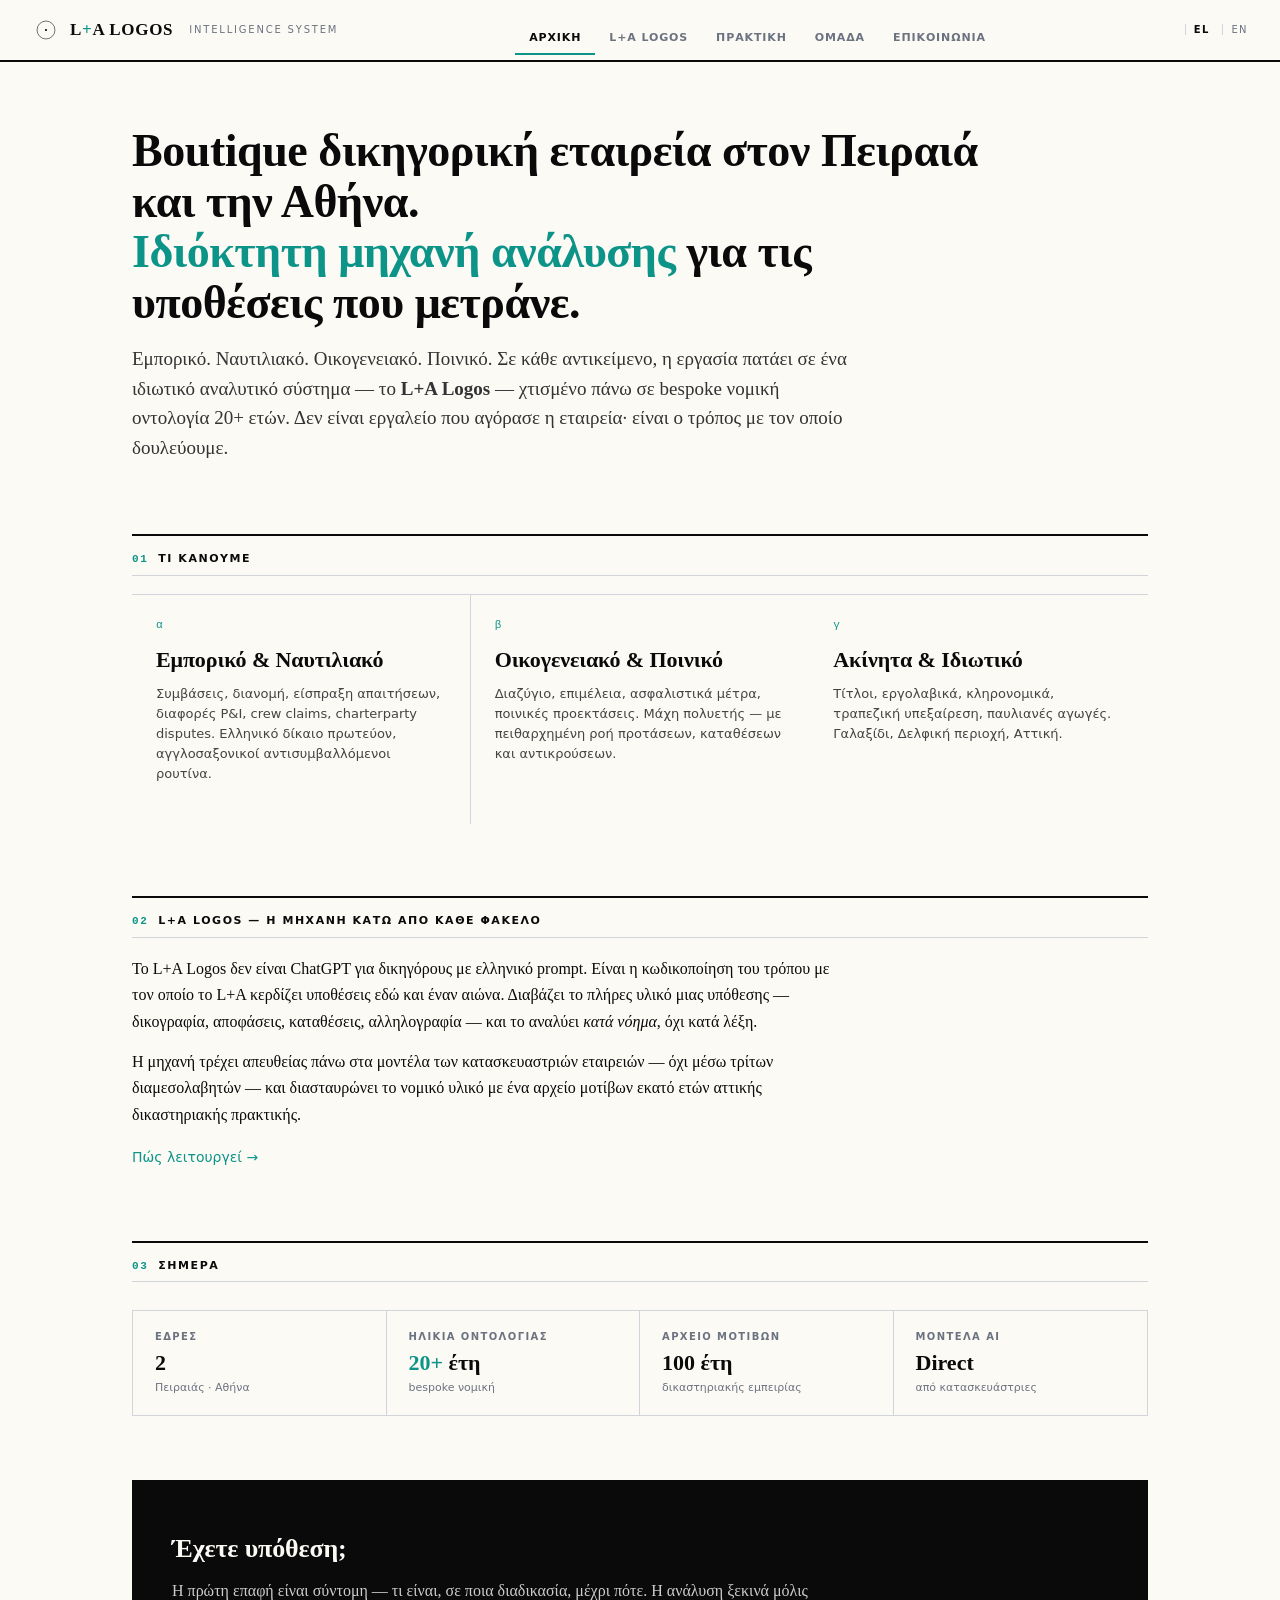
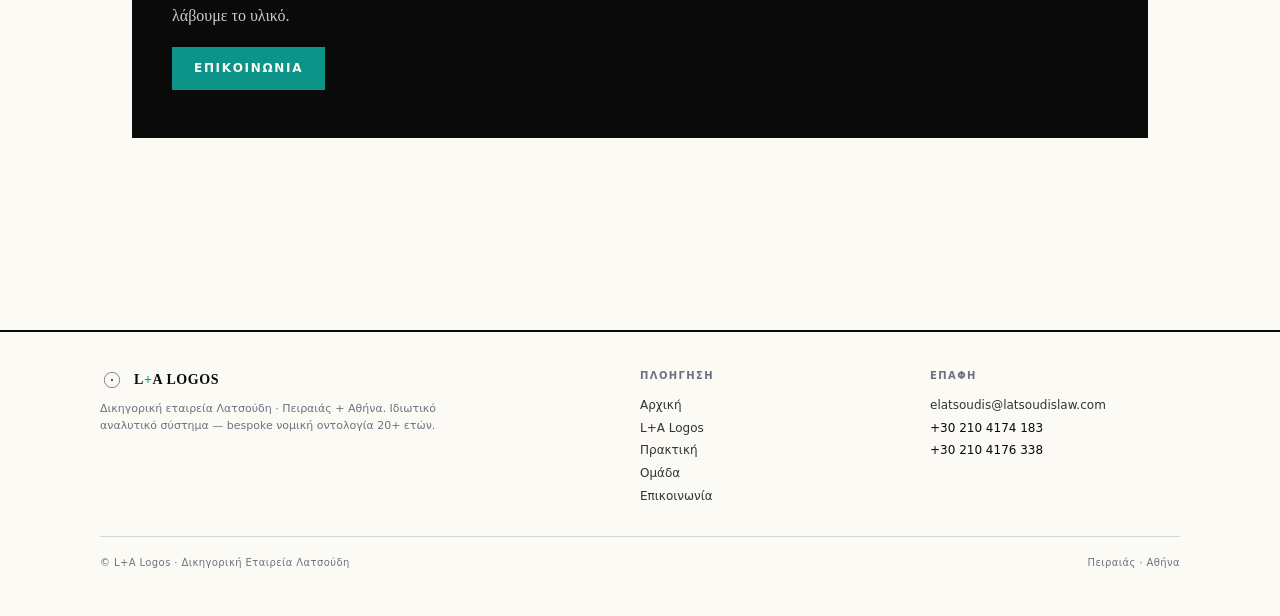
<file: index.html>
<!doctype html>
<html lang="el">
<head>
<meta charset="utf-8">
<meta name="viewport" content="width=device-width, initial-scale=1">
<title>L+A Logos · Δικηγορική Εταιρεία Λατσούδη</title>
<meta name="description" content="Boutique δικηγορική εταιρεία — εμπορικό, ναυτιλιακό, οικογενειακό, ποινικό. L+A Logos: ιδιόκτητη μηχανή ανάλυσης χτισμένη σε bespoke νομική οντολογία 20+ ετών.">
<link rel="icon" type="image/svg+xml" href="assets/logo-mark-favicon.svg">
<link rel="icon" type="image/png" sizes="32x32" href="assets/mark-32.png">
<link rel="icon" type="image/png" sizes="16x16" href="assets/mark-16.png">
<link rel="shortcut icon" href="favicon.ico">
<link rel="apple-touch-icon" sizes="180x180" href="apple-touch-icon.png">
<link rel="stylesheet" href="assets/style.css">
</head>
<body>

<svg width="0" height="0" style="position:absolute" aria-hidden="true">
  <defs>
    <symbol id="mark" viewBox="0 0 100 100">
      <circle cx="50" cy="50" r="32" fill="none" stroke="currentColor" stroke-width="2"/>
      <circle cx="50" cy="50" r="4" fill="currentColor"/>
    </symbol>
  </defs>
</svg>

<header class="topbar">
  <a class="brand" href="/">
    <svg class="mark"><use href="#mark"/></svg>
    <span class="word">L<span class="plus">+</span>A&nbsp;LOGOS</span>
    <span class="sub">Intelligence System</span>
  </a>
  <nav class="tabs">
    <a href="/" class="active">Αρχική</a>
    <a href="logos.html">L+A Logos</a>
    <a href="praktiki.html">Πρακτική</a>
    <a href="omada.html">Ομάδα</a>
    <a href="epikoinonia.html">Επικοινωνία</a>
  </nav>
  <div class="lang">
    <a href="/" class="active">EL</a>
    <a href="en/">EN</a>
  </div>
</header>

<main>

<section>
  <h1 class="hero">
    Boutique δικηγορική εταιρεία στον Πειραιά και την Αθήνα.<br>
    <span class="accent">Ιδιόκτητη μηχανή ανάλυσης</span> για τις υποθέσεις που μετράνε.
  </h1>
  <p class="lede">
    Εμπορικό. Ναυτιλιακό. Οικογενειακό. Ποινικό. Σε κάθε αντικείμενο, η εργασία πατάει σε ένα ιδιωτικό
    αναλυτικό σύστημα — το <strong>L+A Logos</strong> — χτισμένο πάνω σε bespoke νομική οντολογία
    20+ ετών. Δεν είναι εργαλείο που αγόρασε η εταιρεία· είναι ο τρόπος με τον οποίο δουλεύουμε.
  </p>
</section>

<section>
  <h2 class="section"><span class="num">01</span>Τι κάνουμε</h2>
  <div class="grid three">
    <div class="cell">
      <span class="num">α</span>
      <h3>Εμπορικό &amp; Ναυτιλιακό</h3>
      <p>Συμβάσεις, διανομή, είσπραξη απαιτήσεων, διαφορές P&amp;I, crew claims, charterparty disputes. Ελληνικό δίκαιο πρωτεύον, αγγλοσαξονικοί αντισυμβαλλόμενοι ρουτίνα.</p>
    </div>
    <div class="cell">
      <span class="num">β</span>
      <h3>Οικογενειακό &amp; Ποινικό</h3>
      <p>Διαζύγιο, επιμέλεια, ασφαλιστικά μέτρα, ποινικές προεκτάσεις. Μάχη πολυετής — με πειθαρχημένη ροή προτάσεων, καταθέσεων και αντικρούσεων.</p>
    </div>
    <div class="cell">
      <span class="num">γ</span>
      <h3>Ακίνητα &amp; Ιδιωτικό</h3>
      <p>Τίτλοι, εργολαβικά, κληρονομικά, τραπεζική υπεξαίρεση, παυλιανές αγωγές. Γαλαξίδι, Δελφική περιοχή, Αττική.</p>
    </div>
  </div>
</section>

<section>
  <h2 class="section"><span class="num">02</span>L+A Logos — η μηχανή κάτω από κάθε φάκελο</h2>
  <p class="body">
    Το L+A Logos δεν είναι ChatGPT για δικηγόρους με ελληνικό prompt. Είναι η κωδικοποίηση του τρόπου
    με τον οποίο το L+A κερδίζει υποθέσεις εδώ και έναν αιώνα. Διαβάζει το πλήρες υλικό μιας υπόθεσης —
    δικογραφία, αποφάσεις, καταθέσεις, αλληλογραφία — και το αναλύει <em>κατά νόημα</em>, όχι κατά λέξη.
  </p>
  <p class="body">
    Η μηχανή τρέχει απευθείας πάνω στα μοντέλα των κατασκευαστριών εταιρειών — όχι μέσω τρίτων
    διαμεσολαβητών — και διασταυρώνει το νομικό υλικό με ένα αρχείο μοτίβων εκατό ετών αττικής δικαστηριακής πρακτικής.
  </p>
  <p style="margin-top: 18px;">
    <a href="logos.html">Πώς λειτουργεί →</a>
  </p>
</section>

<section>
  <h2 class="section"><span class="num">03</span>Σήμερα</h2>
  <div class="stats">
    <div>
      <div class="label">Έδρες</div>
      <div class="value">2</div>
      <div class="sub">Πειραιάς · Αθήνα</div>
    </div>
    <div>
      <div class="label">Ηλικία οντολογίας</div>
      <div class="value"><span class="accent">20+</span> έτη</div>
      <div class="sub">bespoke νομική</div>
    </div>
    <div>
      <div class="label">Αρχείο μοτίβων</div>
      <div class="value">100 έτη</div>
      <div class="sub">δικαστηριακής εμπειρίας</div>
    </div>
    <div>
      <div class="label">Μοντέλα AI</div>
      <div class="value">Direct</div>
      <div class="sub">από κατασκευάστριες</div>
    </div>
  </div>
</section>

<section class="cta">
  <h3>Έχετε υπόθεση;</h3>
  <p>
    Η πρώτη επαφή είναι σύντομη — τι είναι, σε ποια διαδικασία, μέχρι πότε.
    Η ανάλυση ξεκινά μόλις λάβουμε το υλικό.
  </p>
  <a class="btn" href="epikoinonia.html">Επικοινωνία</a>
</section>

</main>

<footer>
  <div class="wrap">
    <div class="col-brand">
      <div class="markrow">
        <svg><use href="#mark"/></svg>
        <span class="word">L<span class="plus">+</span>A&nbsp;LOGOS</span>
      </div>
      <div class="blurb">
        Δικηγορική εταιρεία Λατσούδη · Πειραιάς + Αθήνα. Ιδιωτικό αναλυτικό σύστημα — bespoke νομική οντολογία 20+ ετών.
      </div>
    </div>
    <div>
      <h4>Πλοήγηση</h4>
      <ul>
        <li><a href="/">Αρχική</a></li>
        <li><a href="logos.html">L+A Logos</a></li>
        <li><a href="praktiki.html">Πρακτική</a></li>
        <li><a href="omada.html">Ομάδα</a></li>
        <li><a href="epikoinonia.html">Επικοινωνία</a></li>
      </ul>
    </div>
    <div>
      <h4>Επαφή</h4>
      <ul>
        <li><a href="mailto:elatsoudis@latsoudislaw.com">elatsoudis@latsoudislaw.com</a></li>
        <li>+30 210 4174 183</li>
        <li>+30 210 4176 338</li>
      </ul>
    </div>
  </div>
  <div class="legal">
    <span>© L+A Logos · Δικηγορική Εταιρεία Λατσούδη</span>
    <span>Πειραιάς · Αθήνα</span>
  </div>
</footer>

</body>
</html>
</file>
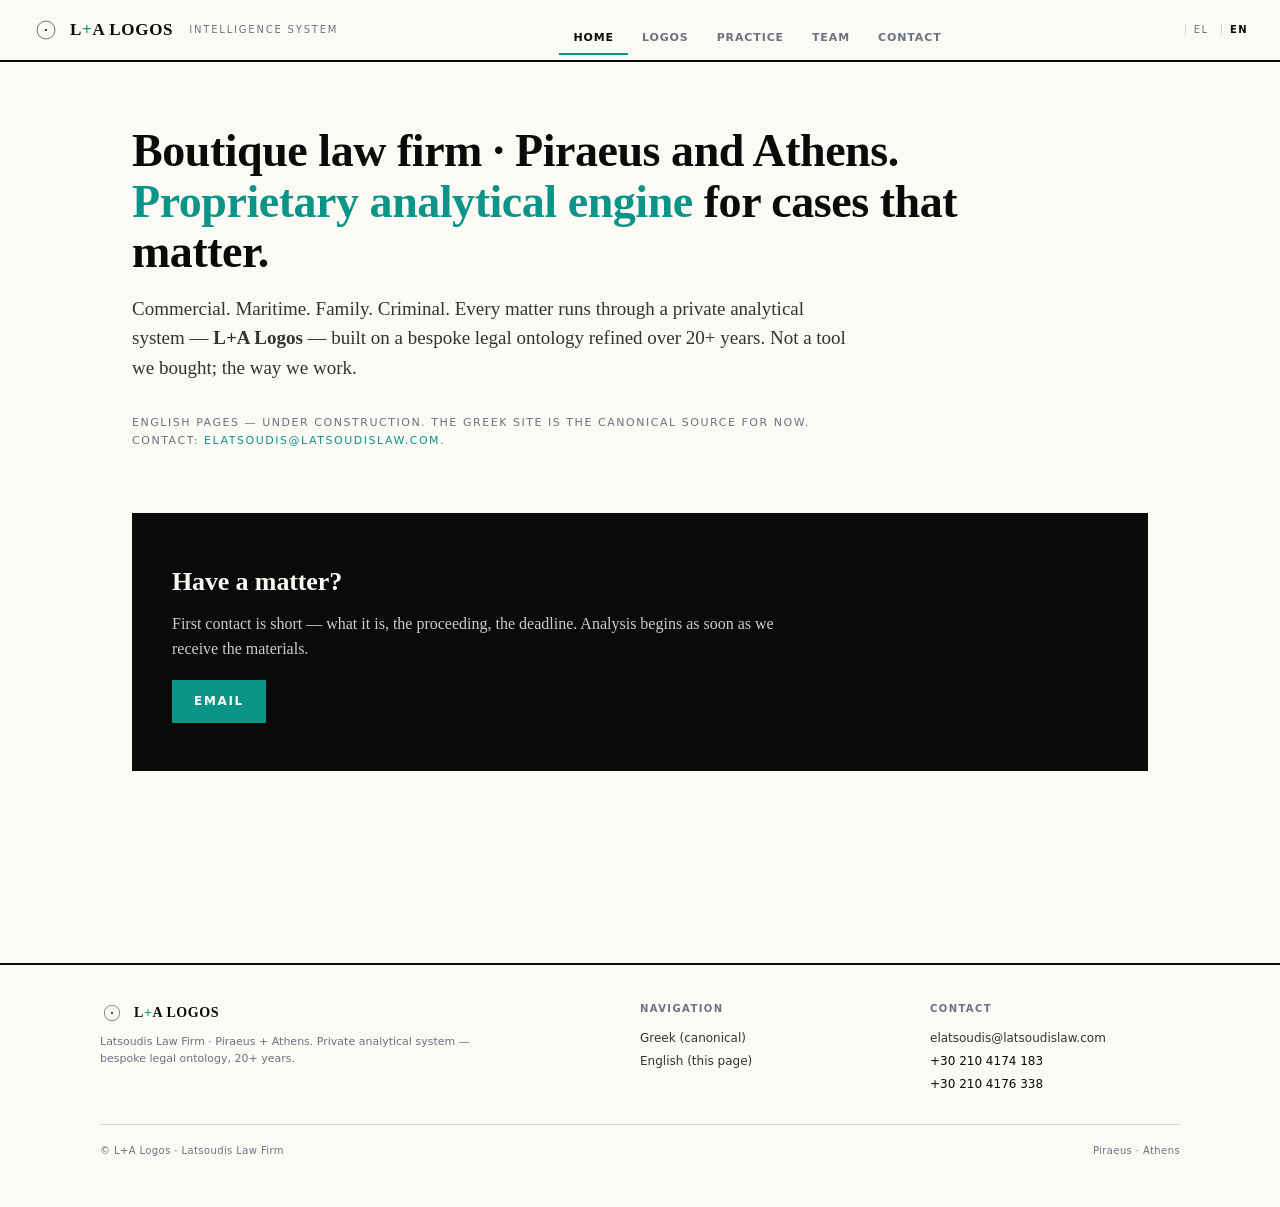
<file: en/index.html>
<!doctype html>
<html lang="en">
<head>
<meta charset="utf-8">
<meta name="viewport" content="width=device-width, initial-scale=1">
<title>L+A Logos · Latsoudis Law Firm</title>
<meta name="description" content="Boutique law firm — commercial, maritime, family, criminal. L+A Logos: proprietary analytical engine built on bespoke legal ontology, 20+ years.">
<link rel="icon" type="image/svg+xml" href="../assets/logo-mark-favicon.svg">
<link rel="stylesheet" href="../assets/style.css">
</head>
<body>

<svg width="0" height="0" style="position:absolute" aria-hidden="true">
  <defs><symbol id="mark" viewBox="0 0 100 100">
    <circle cx="50" cy="50" r="32" fill="none" stroke="currentColor" stroke-width="2"/>
    <circle cx="50" cy="50" r="4" fill="currentColor"/>
  </symbol></defs>
</svg>

<header class="topbar">
  <a class="brand" href="/en/">
    <svg class="mark"><use href="#mark"/></svg>
    <span class="word">L<span class="plus">+</span>A&nbsp;LOGOS</span>
    <span class="sub">Intelligence System</span>
  </a>
  <nav class="tabs">
    <a href="/en/" class="active">Home</a>
    <a href="#">Logos</a>
    <a href="#">Practice</a>
    <a href="#">Team</a>
    <a href="#">Contact</a>
  </nav>
  <div class="lang">
    <a href="/">EL</a>
    <a href="/en/" class="active">EN</a>
  </div>
</header>

<main>

<section>
  <h1 class="hero">
    Boutique law firm · Piraeus and Athens.<br>
    <span class="accent">Proprietary analytical engine</span> for cases that matter.
  </h1>
  <p class="lede">
    Commercial. Maritime. Family. Criminal. Every matter runs through a private analytical system —
    <strong>L+A Logos</strong> — built on a bespoke legal ontology refined over 20+ years. Not a tool
    we bought; the way we work.
  </p>
  <p class="tagline" style="margin-top: 24px;">
    English pages — under construction. The Greek site is the canonical source for now.
    Contact: <a href="mailto:elatsoudis@latsoudislaw.com">elatsoudis@latsoudislaw.com</a>.
  </p>
</section>

<section class="cta">
  <h3>Have a matter?</h3>
  <p>First contact is short — what it is, the proceeding, the deadline. Analysis begins as soon as we receive the materials.</p>
  <a class="btn" href="mailto:elatsoudis@latsoudislaw.com">Email</a>
</section>

</main>

<footer>
  <div class="wrap">
    <div class="col-brand">
      <div class="markrow">
        <svg><use href="#mark"/></svg>
        <span class="word">L<span class="plus">+</span>A&nbsp;LOGOS</span>
      </div>
      <div class="blurb">
        Latsoudis Law Firm · Piraeus + Athens. Private analytical system — bespoke legal ontology, 20+ years.
      </div>
    </div>
    <div>
      <h4>Navigation</h4>
      <ul>
        <li><a href="/">Greek (canonical)</a></li>
        <li><a href="/en/">English (this page)</a></li>
      </ul>
    </div>
    <div>
      <h4>Contact</h4>
      <ul>
        <li><a href="mailto:elatsoudis@latsoudislaw.com">elatsoudis@latsoudislaw.com</a></li>
        <li>+30 210 4174 183</li>
        <li>+30 210 4176 338</li>
      </ul>
    </div>
  </div>
  <div class="legal">
    <span>© L+A Logos · Latsoudis Law Firm</span>
    <span>Piraeus · Athens</span>
  </div>
</footer>

</body>
</html>
</file>
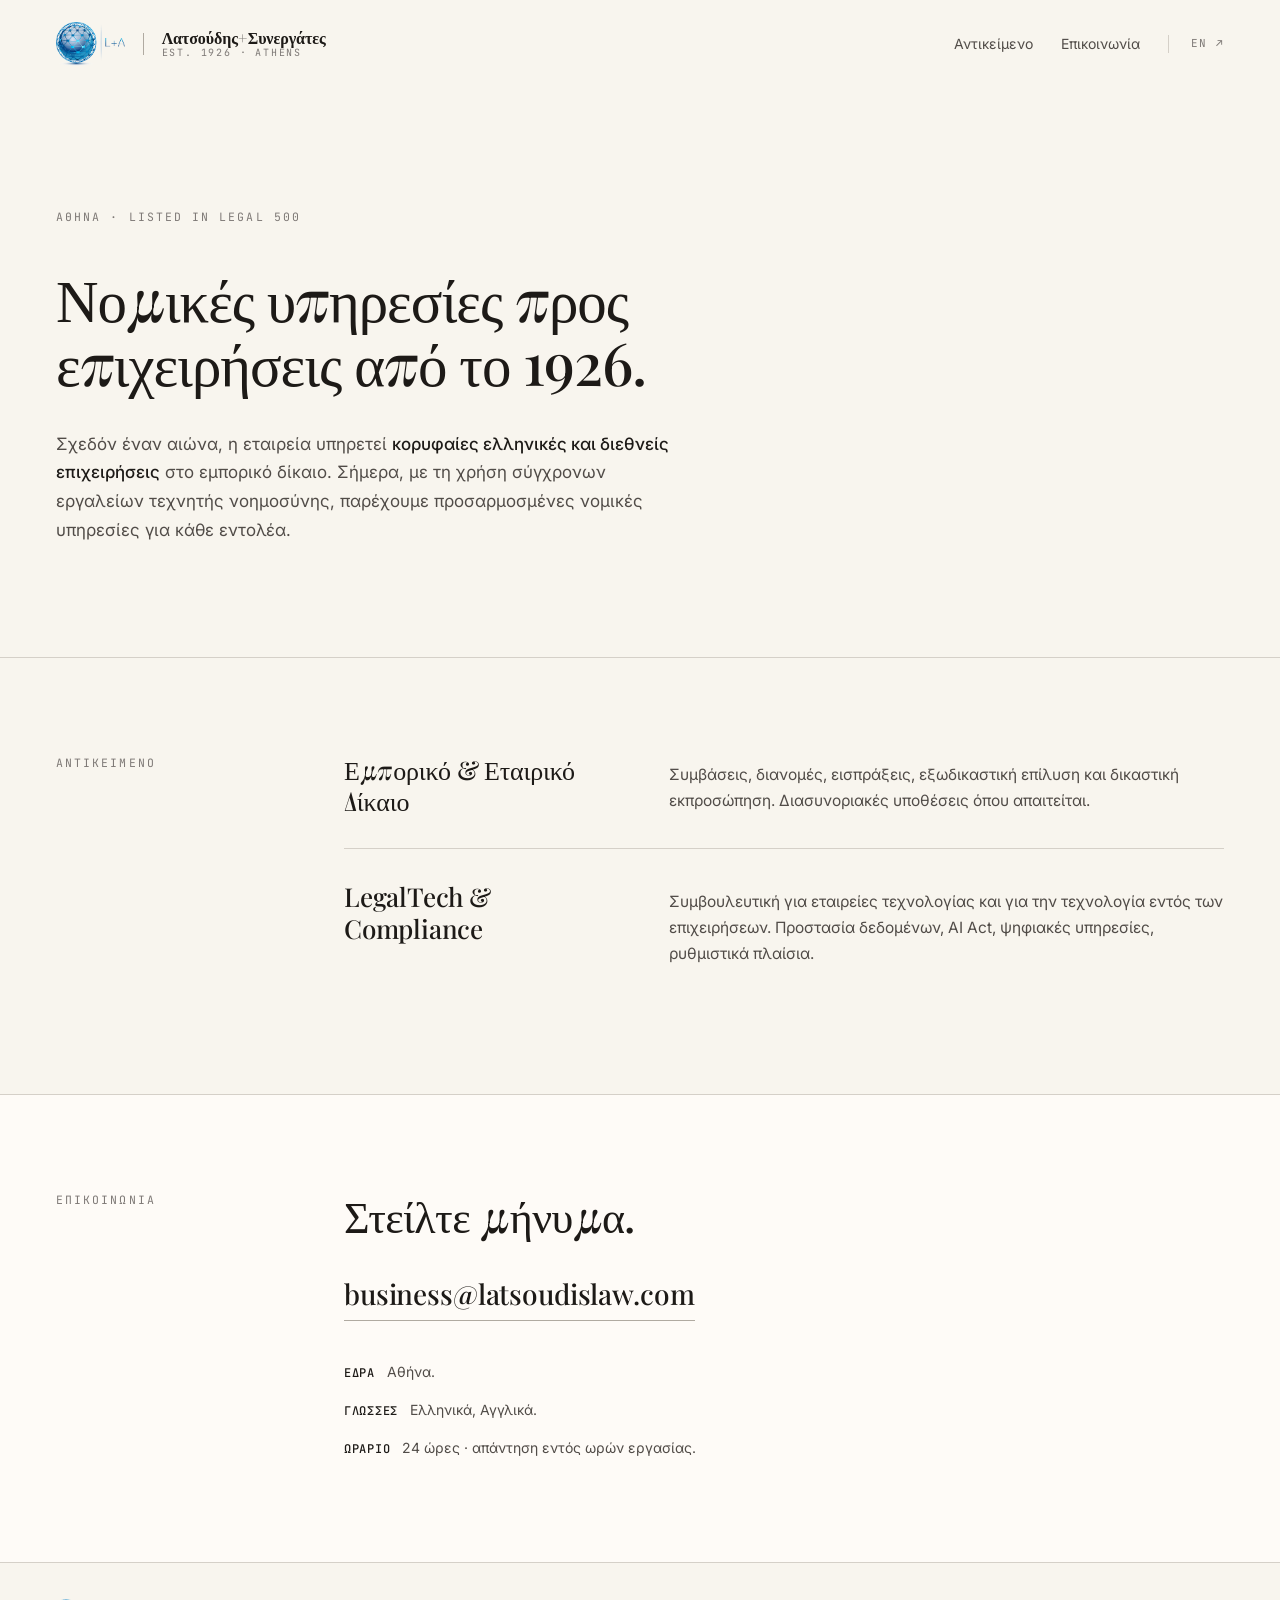
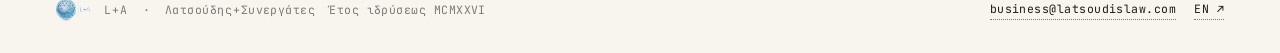
<file: gr/index.html>
<!doctype html>
<html lang="el">
<head>
<meta charset="utf-8">
<meta name="viewport" content="width=device-width,initial-scale=1">
<title>L+A — Λατσούδης+Συνεργάτες · Δικηγορική Εταιρεία · Ιδρύθηκε 1926</title>
<meta name="description" content="Νομικές υπηρεσίες προς επιχειρήσεις από το 1926. Εμπορικό δίκαιο, LegalTech & Compliance. Αθήνα.">
<link rel="icon" href="../assets/latsoudislaw-original/Logo.png">
<link rel="preconnect" href="https://fonts.googleapis.com">
<link rel="preconnect" href="https://fonts.gstatic.com" crossorigin>
<link href="https://fonts.googleapis.com/css2?family=Playfair+Display:ital,wght@0,400;0,500;0,600;0,700;0,800;1,400;1,500&family=Inter:wght@300;400;500;600;700&family=JetBrains+Mono:wght@300;400;500&display=swap" rel="stylesheet">
<style>
  :root {
    --paper:       oklch(0.97 0.010 82);
    --paper-2:     oklch(0.99 0.006 82);
    --paper-deep:  oklch(0.94 0.014 82);
    --ink:         oklch(0.22 0.008 60);
    --ink-soft:    oklch(0.42 0.010 60);
    --ink-mute:    oklch(0.58 0.008 60);
    --rule:        oklch(0.86 0.012 80);
    --rule-strong: oklch(0.74 0.014 78);
    --serif: 'Playfair Display', Georgia, serif;
    --sans:  'Inter', system-ui, sans-serif;
    --mono:  'JetBrains Mono', ui-monospace, monospace;
  }
  *, *::before, *::after { box-sizing: border-box; }
  html { scroll-behavior: smooth; }
  html, body { margin: 0; padding: 0; }
  body {
    background: var(--paper);
    color: var(--ink);
    font-family: var(--sans);
    font-size: 16px;
    line-height: 1.6;
    -webkit-font-smoothing: antialiased;
    text-rendering: optimizeLegibility;
  }
  a { color: inherit; }
  ::selection { background: var(--paper-deep); color: var(--ink); }

  /* ====== NAV ====== */
  .nav {
    display: flex; align-items: center; justify-content: space-between;
    padding: 22px 56px;
    max-width: 1280px; margin: 0 auto;
  }
  .mark {
    display: inline-flex; align-items: center; gap: 18px;
    text-decoration: none; color: var(--ink);
  }
  .mark-logo {
    height: 44px; width: auto;
    display: block;
  }
  .mark-divider {
    width: 1px; height: 22px; background: var(--rule-strong);
  }
  .mark-text {
    display: inline-flex; flex-direction: column; gap: 2px;
    line-height: 1;
  }
  .mark-name {
    font-family: var(--serif); font-size: 16px;
    font-weight: 600; letter-spacing: -0.005em;
    color: var(--ink);
  }
  .mark-est {
    font-family: var(--mono); font-size: 10px;
    letter-spacing: 0.18em; color: var(--ink-mute);
  }
  .mark .plus { color: var(--ink-mute); font-weight: 400; padding: 0 0.5px; }

  .nav-right {
    display: flex; gap: 28px; align-items: center;
    font-size: 14px; color: var(--ink-soft);
  }
  .nav-right a {
    text-decoration: none; transition: color 120ms ease;
  }
  .nav-right a:hover { color: var(--ink); }
  .lang-switch {
    font-family: var(--mono); font-size: 11px;
    letter-spacing: 0.12em; text-transform: uppercase;
    color: var(--ink-mute);
    border-left: 1px solid var(--rule); padding-left: 22px;
  }
  .lang-switch a { color: var(--ink-mute); text-decoration: none; }
  .lang-switch a:hover { color: var(--ink); }

  /* ====== CONTAINER ====== */
  .container {
    max-width: 1280px; margin: 0 auto;
    padding: 0 56px;
  }
  .eyebrow {
    font-family: var(--mono);
    font-size: 11.5px; letter-spacing: 0.18em;
    text-transform: uppercase; color: var(--ink-mute);
  }

  /* ====== HERO ====== */
  .hero {
    padding: 120px 0 112px;
  }
  .hero-eyebrow { margin-bottom: 40px; }
  .hero-headline {
    font-family: var(--serif);
    font-size: clamp(40px, 4.6vw, 60px);
    line-height: 1.08;
    font-weight: 500;
    letter-spacing: -0.018em;
    margin: 0 0 36px;
    max-width: 920px;
    text-wrap: balance;
    color: var(--ink);
  }
  .hero-lede {
    font-size: 17px;
    line-height: 1.7;
    color: var(--ink-soft);
    max-width: 640px;
    margin: 0;
  }
  .hero-lede strong {
    color: var(--ink); font-weight: 500;
  }

  /* ====== PRACTICE ====== */
  .practice {
    padding: 96px 0;
    border-top: 1px solid var(--rule);
  }
  .practice-grid {
    display: grid;
    grid-template-columns: 240px 1fr;
    gap: 48px;
  }
  .practice-list {
    display: grid; grid-template-columns: 1fr;
    gap: 0;
  }
  .practice-item {
    padding: 32px 0;
    border-top: 1px solid var(--rule);
    display: grid;
    grid-template-columns: 1fr 2fr;
    gap: 48px;
    align-items: baseline;
  }
  .practice-item:first-child { border-top: none; padding-top: 0; }
  .practice-item h3 {
    font-family: var(--serif); font-size: 26px; font-weight: 500;
    letter-spacing: -0.008em; margin: 0;
    line-height: 1.2;
  }
  .practice-item p {
    font-size: 15.5px; color: var(--ink-soft);
    margin: 0; max-width: 580px; line-height: 1.65;
  }

  /* ====== CONTACT ====== */
  .contact {
    background: var(--paper-2);
    border-top: 1px solid var(--rule);
  }
  .contact-inner {
    display: grid;
    grid-template-columns: 240px 1fr;
    gap: 48px;
    padding: 96px 0;
  }
  .contact-body { max-width: 680px; }
  .contact-headline {
    font-family: var(--serif);
    font-size: clamp(32px, 3.6vw, 44px);
    font-weight: 500;
    letter-spacing: -0.014em;
    line-height: 1.1;
    margin: 0 0 32px;
    text-wrap: pretty;
  }
  .contact-email {
    font-family: var(--serif);
    font-size: 28px;
    font-weight: 500;
    letter-spacing: -0.005em;
    color: var(--ink);
    text-decoration: none;
    border-bottom: 1px solid var(--rule-strong);
    padding-bottom: 4px;
    transition: border-color 150ms ease;
    display: inline-block;
    margin-bottom: 32px;
  }
  .contact-email:hover { border-color: var(--ink); }
  .contact-meta {
    font-size: 14px; color: var(--ink-soft);
    line-height: 1.8;
  }
  .contact-meta strong {
    font-weight: 500; color: var(--ink);
    font-family: var(--mono); font-size: 12px;
    letter-spacing: 0.06em; text-transform: uppercase;
    display: inline-block; margin-right: 8px;
  }
  .contact-meta-row { padding: 6px 0; }

  /* ====== FOOTER ====== */
  .foot {
    border-top: 1px solid var(--rule);
    padding: 36px 0 32px;
  }
  .foot-inner {
    display: flex; justify-content: space-between; align-items: center;
    font-family: var(--mono); font-size: 11.5px;
    color: var(--ink-mute); letter-spacing: 0.04em;
    gap: 24px;
  }
  .foot-left {
    display: flex; gap: 14px; align-items: center;
  }
  .foot-logo {
    height: 22px; width: auto; opacity: 0.7;
  }
  .foot-right {
    display: flex; gap: 18px; align-items: center;
  }
  .foot a { color: var(--ink); text-decoration: none; border-bottom: 1px dotted var(--ink-mute); }

  /* ====== RESPONSIVE ====== */
  @media (max-width: 900px) {
    .nav { padding: 18px 28px; }
    .container { padding: 0 28px; }
    .hero { padding: 64px 0 72px; }
    .practice { padding: 64px 0; }
    .practice-grid,
    .contact-inner {
      grid-template-columns: 1fr; gap: 28px;
    }
    .practice-item { grid-template-columns: 1fr; gap: 12px; padding: 24px 0; }
    .mark-logo { height: 36px; }
    .mark-divider { display: none; }
    .nav-right { gap: 16px; }
    .lang-switch { padding-left: 14px; }
    .contact-email { font-size: 22px; }
  }
  @media (max-width: 600px) {
    .mark-text { display: none; }
    .foot-inner { flex-direction: column; gap: 14px; align-items: flex-start; }
  }
</style>
</head>
<body>

<!-- ====== NAV ====== -->
<header>
  <nav class="nav">
    <a class="mark" href="#top">
      <img class="mark-logo" src="../assets/latsoudislaw-original/Logo.png" alt="L+A · Λατσούδης+Συνεργάτες">
      <span class="mark-divider"></span>
      <span class="mark-text">
        <span class="mark-name">Λατσούδης<span class="plus">+</span>Συνεργάτες</span>
        <span class="mark-est">EST. 1926 · ATHENS</span>
      </span>
    </a>
    <div class="nav-right">
      <a href="#practice">Αντικείμενο</a>
      <a href="#contact">Επικοινωνία</a>
      <span class="lang-switch"><a href="../">EN ↗</a></span>
    </div>
  </nav>
</header>

<a id="top"></a>

<!-- ====== HERO ====== -->
<section class="hero">
  <div class="container">
    <div class="eyebrow hero-eyebrow">Αθήνα · Listed in Legal 500</div>
    <h1 class="hero-headline">
      Νομικές υπηρεσίες προς επιχειρήσεις
      από το 1926.
    </h1>
    <p class="hero-lede">
      Σχεδόν έναν αιώνα, η εταιρεία υπηρετεί <strong>κορυφαίες ελληνικές
      και διεθνείς επιχειρήσεις</strong> στο εμπορικό δίκαιο. Σήμερα, με
      τη χρήση σύγχρονων εργαλείων τεχνητής νοημοσύνης, παρέχουμε
      προσαρμοσμένες νομικές υπηρεσίες για κάθε εντολέα.
    </p>
  </div>
</section>

<!-- ====== PRACTICE ====== -->
<section class="practice" id="practice">
  <div class="container">
    <div class="practice-grid">
      <div class="eyebrow">Αντικείμενο</div>
      <div class="practice-list">
        <article class="practice-item">
          <h3>Εμπορικό &amp; Εταιρικό Δίκαιο</h3>
          <p>
            Συμβάσεις, διανομές, εισπράξεις, εξωδικαστική επίλυση και
            δικαστική εκπροσώπηση. Διασυνοριακές υποθέσεις όπου απαιτείται.
          </p>
        </article>
        <article class="practice-item">
          <h3>LegalTech &amp; Compliance</h3>
          <p>
            Συμβουλευτική για εταιρείες τεχνολογίας και για την τεχνολογία
            εντός των επιχειρήσεων. Προστασία δεδομένων, AI Act, ψηφιακές
            υπηρεσίες, ρυθμιστικά πλαίσια.
          </p>
        </article>
      </div>
    </div>
  </div>
</section>

<!-- ====== CONTACT ====== -->
<section class="contact" id="contact">
  <div class="container">
    <div class="contact-inner">
      <div class="eyebrow">Επικοινωνία</div>
      <div class="contact-body">
        <h2 class="contact-headline">
          Στείλτε μήνυμα.
        </h2>
        <a class="contact-email" href="mailto:business@latsoudislaw.com">
          business@latsoudislaw.com
        </a>
        <div class="contact-meta">
          <div class="contact-meta-row">
            <strong>Έδρα</strong>
            Αθήνα.
          </div>
          <div class="contact-meta-row">
            <strong>Γλώσσες</strong>
            Ελληνικά, Αγγλικά.
          </div>
          <div class="contact-meta-row">
            <strong>Ωράριο</strong>
            24 ώρες · απάντηση εντός ωρών εργασίας.
          </div>
        </div>
      </div>
    </div>
  </div>
</section>

<!-- ====== FOOTER ====== -->
<footer class="foot">
  <div class="container">
    <div class="foot-inner">
      <div class="foot-left">
        <img class="foot-logo" src="../assets/latsoudislaw-original/Logo.png" alt="">
        <span>L<span style="color:var(--ink-mute);font-weight:400;padding:0 0.5px;">+</span>A &nbsp;·&nbsp; Λατσούδης<span style="color:var(--ink-mute);font-weight:400;padding:0 0.5px;">+</span>Συνεργάτες</span>
        <span>Έτος ιδρύσεως MCMXXVI</span>
      </div>
      <div class="foot-right">
        <a href="mailto:business@latsoudislaw.com">business@latsoudislaw.com</a>
        <a href="../">EN ↗</a>
      </div>
    </div>
  </div>
</footer>

</body>
</html>
</file>
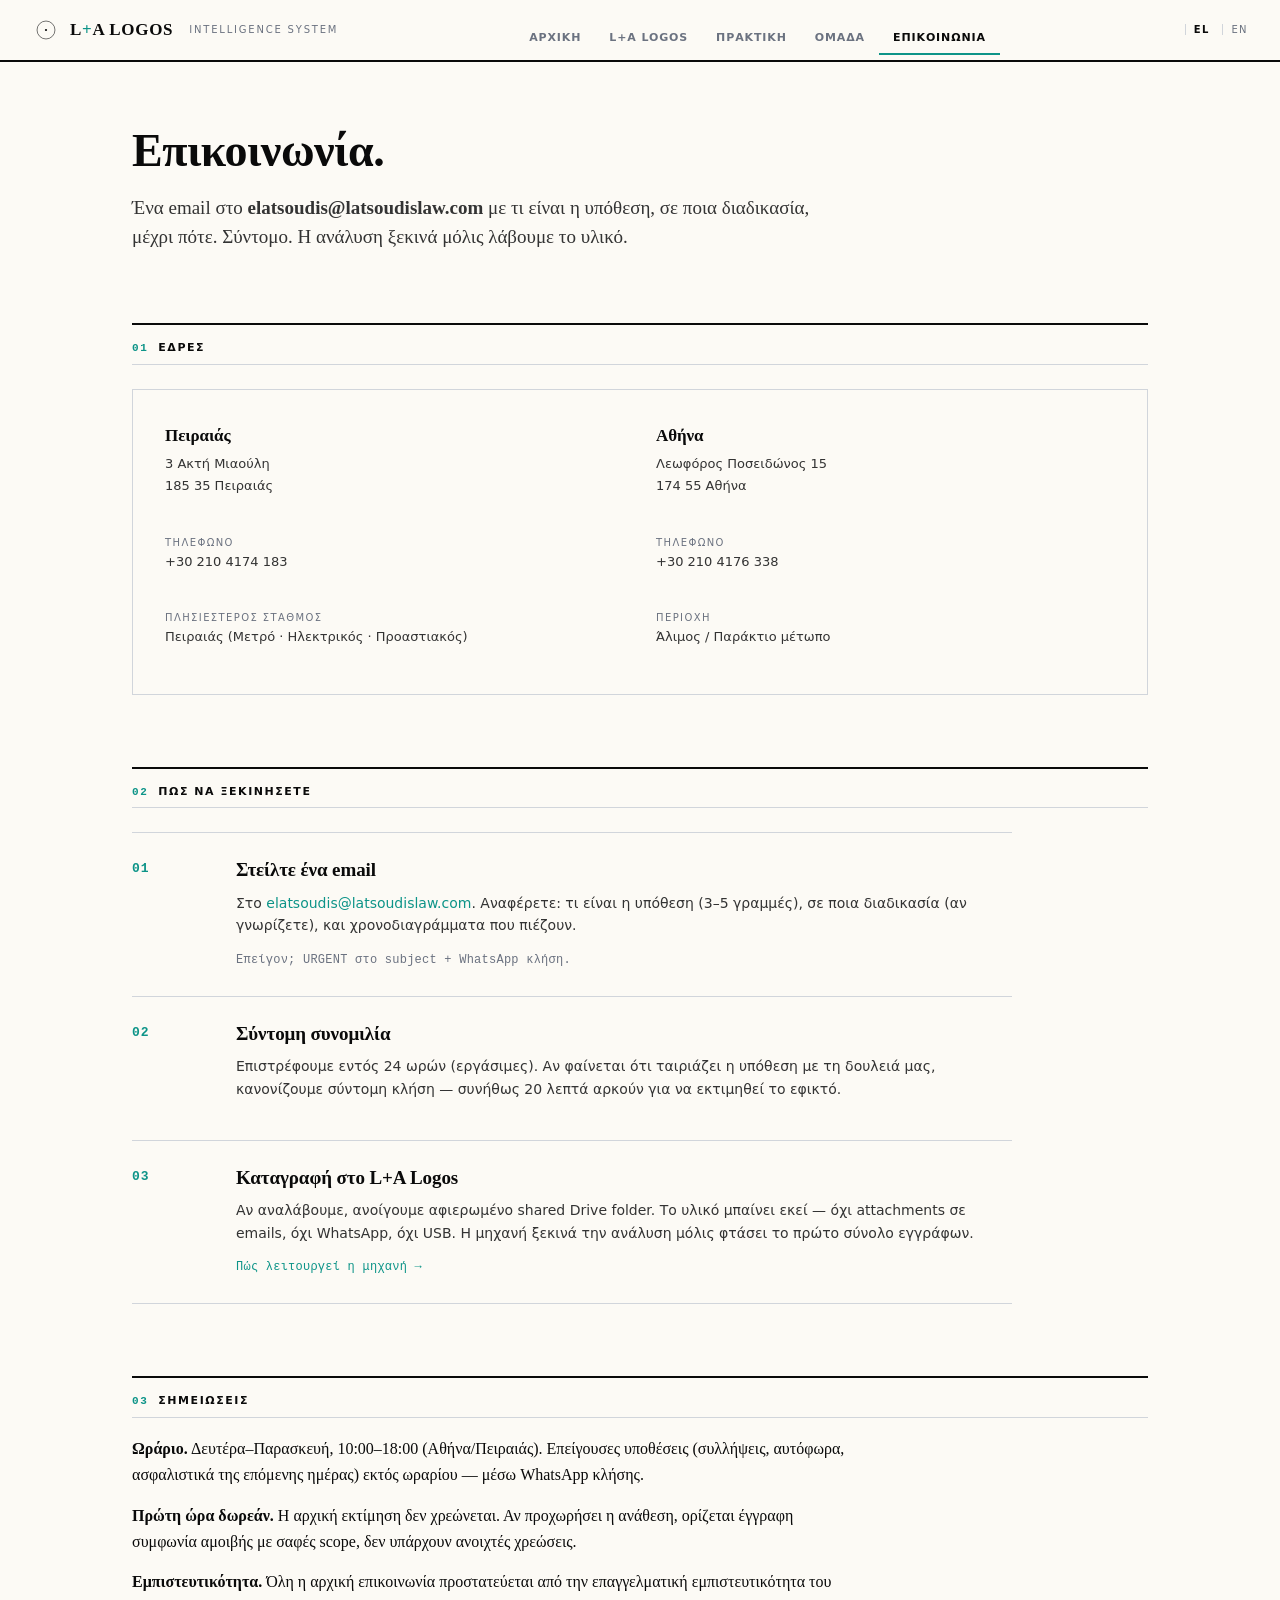
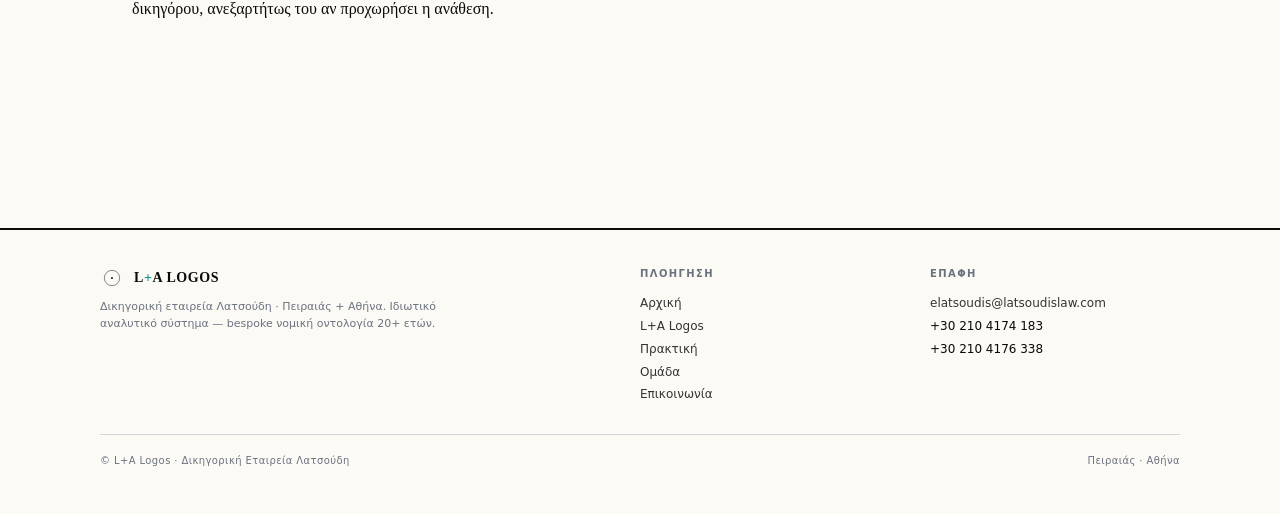
<file: epikoinonia.html>
<!doctype html>
<html lang="el">
<head>
<meta charset="utf-8">
<meta name="viewport" content="width=device-width, initial-scale=1">
<title>Επικοινωνία · L+A Logos · Δικηγορική Λατσούδη</title>
<meta name="description" content="Επικοινωνία με την L+A — Πειραιάς (3 Ακτή Μιαούλη) + Αθήνα (Λεωφ. Ποσειδώνος 15) · elatsoudis@latsoudislaw.com">
<link rel="icon" type="image/svg+xml" href="assets/logo-mark-favicon.svg">
<link rel="icon" type="image/png" sizes="32x32" href="assets/mark-32.png">
<link rel="icon" type="image/png" sizes="16x16" href="assets/mark-16.png">
<link rel="shortcut icon" href="favicon.ico">
<link rel="apple-touch-icon" sizes="180x180" href="apple-touch-icon.png">
<link rel="stylesheet" href="assets/style.css">
</head>
<body>

<svg width="0" height="0" style="position:absolute" aria-hidden="true">
  <defs><symbol id="mark" viewBox="0 0 100 100">
    <circle cx="50" cy="50" r="32" fill="none" stroke="currentColor" stroke-width="2"/>
    <circle cx="50" cy="50" r="4" fill="currentColor"/>
  </symbol></defs>
</svg>

<header class="topbar">
  <a class="brand" href="/">
    <svg class="mark"><use href="#mark"/></svg>
    <span class="word">L<span class="plus">+</span>A&nbsp;LOGOS</span>
    <span class="sub">Intelligence System</span>
  </a>
  <nav class="tabs">
    <a href="/">Αρχική</a>
    <a href="logos.html">L+A Logos</a>
    <a href="praktiki.html">Πρακτική</a>
    <a href="omada.html">Ομάδα</a>
    <a href="epikoinonia.html" class="active">Επικοινωνία</a>
  </nav>
  <div class="lang">
    <a href="epikoinonia.html" class="active">EL</a>
    <a href="en/">EN</a>
  </div>
</header>

<main>

<section>
  <h1 class="hero">
    Επικοινωνία.
  </h1>
  <p class="lede">
    Ένα email στο <strong>elatsoudis@latsoudislaw.com</strong> με τι είναι η υπόθεση, σε ποια
    διαδικασία, μέχρι πότε. Σύντομο. Η ανάλυση ξεκινά μόλις λάβουμε το υλικό.
  </p>
</section>

<section>
  <h2 class="section"><span class="num">01</span>Έδρες</h2>
  <div class="contact-card">
    <div>
      <h3>Πειραιάς</h3>
      <p class="meta">
        3 Ακτή Μιαούλη<br>
        185 35 Πειραιάς<br><br>
        <span class="label">Τηλέφωνο</span>
        +30 210 4174 183<br><br>
        <span class="label">Πλησιέστερος σταθμός</span>
        Πειραιάς (Μετρό · Ηλεκτρικός · Προαστιακός)
      </p>
    </div>
    <div>
      <h3>Αθήνα</h3>
      <p class="meta">
        Λεωφόρος Ποσειδώνος 15<br>
        174 55 Αθήνα<br><br>
        <span class="label">Τηλέφωνο</span>
        +30 210 4176 338<br><br>
        <span class="label">Περιοχή</span>
        Άλιμος / Παράκτιο μέτωπο
      </p>
    </div>
  </div>
</section>

<section>
  <h2 class="section"><span class="num">02</span>Πώς να ξεκινήσετε</h2>
  <div class="layers">

    <div class="layer">
      <div class="lnum">01</div>
      <div>
        <h3>Στείλτε ένα email</h3>
        <p>
          Στο <a href="mailto:elatsoudis@latsoudislaw.com">elatsoudis@latsoudislaw.com</a>. Αναφέρετε:
          τι είναι η υπόθεση (3–5 γραμμές), σε ποια διαδικασία (αν γνωρίζετε), και χρονοδιαγράμματα
          που πιέζουν.
        </p>
        <span class="anchor">Επείγον; URGENT στο subject + WhatsApp κλήση.</span>
      </div>
    </div>

    <div class="layer">
      <div class="lnum">02</div>
      <div>
        <h3>Σύντομη συνομιλία</h3>
        <p>
          Επιστρέφουμε εντός 24 ωρών (εργάσιμες). Αν φαίνεται ότι ταιριάζει η υπόθεση με τη δουλειά
          μας, κανονίζουμε σύντομη κλήση — συνήθως 20 λεπτά αρκούν για να εκτιμηθεί το εφικτό.
        </p>
      </div>
    </div>

    <div class="layer">
      <div class="lnum">03</div>
      <div>
        <h3>Καταγραφή στο L+A Logos</h3>
        <p>
          Αν αναλάβουμε, ανοίγουμε αφιερωμένο shared Drive folder. Το υλικό μπαίνει εκεί — όχι
          attachments σε emails, όχι WhatsApp, όχι USB. Η μηχανή ξεκινά την ανάλυση μόλις φτάσει
          το πρώτο σύνολο εγγράφων.
        </p>
        <span class="anchor"><a href="logos.html">Πώς λειτουργεί η μηχανή →</a></span>
      </div>
    </div>

  </div>
</section>

<section>
  <h2 class="section"><span class="num">03</span>Σημειώσεις</h2>
  <p class="body">
    <strong>Ωράριο.</strong> Δευτέρα–Παρασκευή, 10:00–18:00 (Αθήνα/Πειραιάς). Επείγουσες υποθέσεις
    (συλλήψεις, αυτόφωρα, ασφαλιστικά της επόμενης ημέρας) εκτός ωραρίου — μέσω WhatsApp κλήσης.
  </p>
  <p class="body">
    <strong>Πρώτη ώρα δωρεάν.</strong> Η αρχική εκτίμηση δεν χρεώνεται. Αν προχωρήσει η ανάθεση,
    ορίζεται έγγραφη συμφωνία αμοιβής με σαφές scope, δεν υπάρχουν ανοιχτές χρεώσεις.
  </p>
  <p class="body">
    <strong>Εμπιστευτικότητα.</strong> Όλη η αρχική επικοινωνία προστατεύεται από την επαγγελματική
    εμπιστευτικότητα του δικηγόρου, ανεξαρτήτως του αν προχωρήσει η ανάθεση.
  </p>
</section>

</main>

<footer>
  <div class="wrap">
    <div class="col-brand">
      <div class="markrow">
        <svg><use href="#mark"/></svg>
        <span class="word">L<span class="plus">+</span>A&nbsp;LOGOS</span>
      </div>
      <div class="blurb">
        Δικηγορική εταιρεία Λατσούδη · Πειραιάς + Αθήνα. Ιδιωτικό αναλυτικό σύστημα — bespoke νομική οντολογία 20+ ετών.
      </div>
    </div>
    <div>
      <h4>Πλοήγηση</h4>
      <ul>
        <li><a href="/">Αρχική</a></li>
        <li><a href="logos.html">L+A Logos</a></li>
        <li><a href="praktiki.html">Πρακτική</a></li>
        <li><a href="omada.html">Ομάδα</a></li>
        <li><a href="epikoinonia.html">Επικοινωνία</a></li>
      </ul>
    </div>
    <div>
      <h4>Επαφή</h4>
      <ul>
        <li><a href="mailto:elatsoudis@latsoudislaw.com">elatsoudis@latsoudislaw.com</a></li>
        <li>+30 210 4174 183</li>
        <li>+30 210 4176 338</li>
      </ul>
    </div>
  </div>
  <div class="legal">
    <span>© L+A Logos · Δικηγορική Εταιρεία Λατσούδη</span>
    <span>Πειραιάς · Αθήνα</span>
  </div>
</footer>

</body>
</html>
</file>
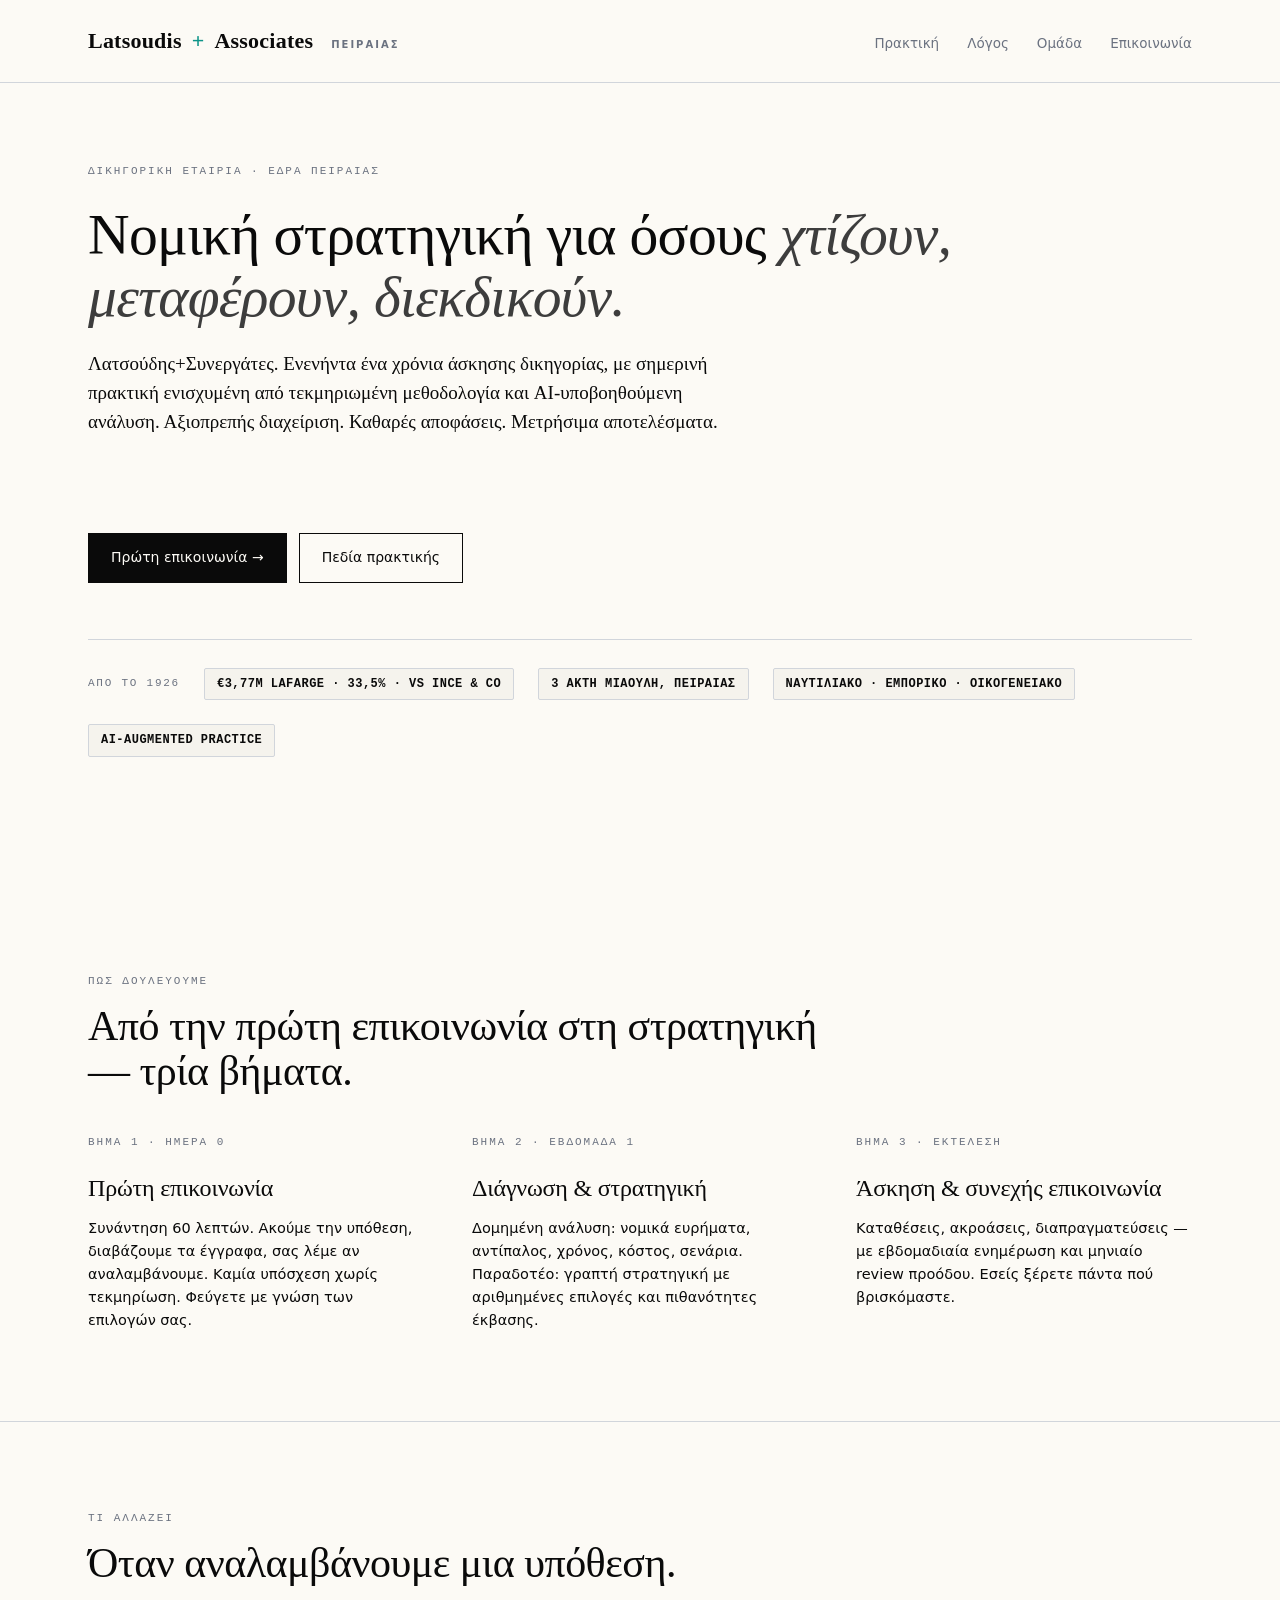
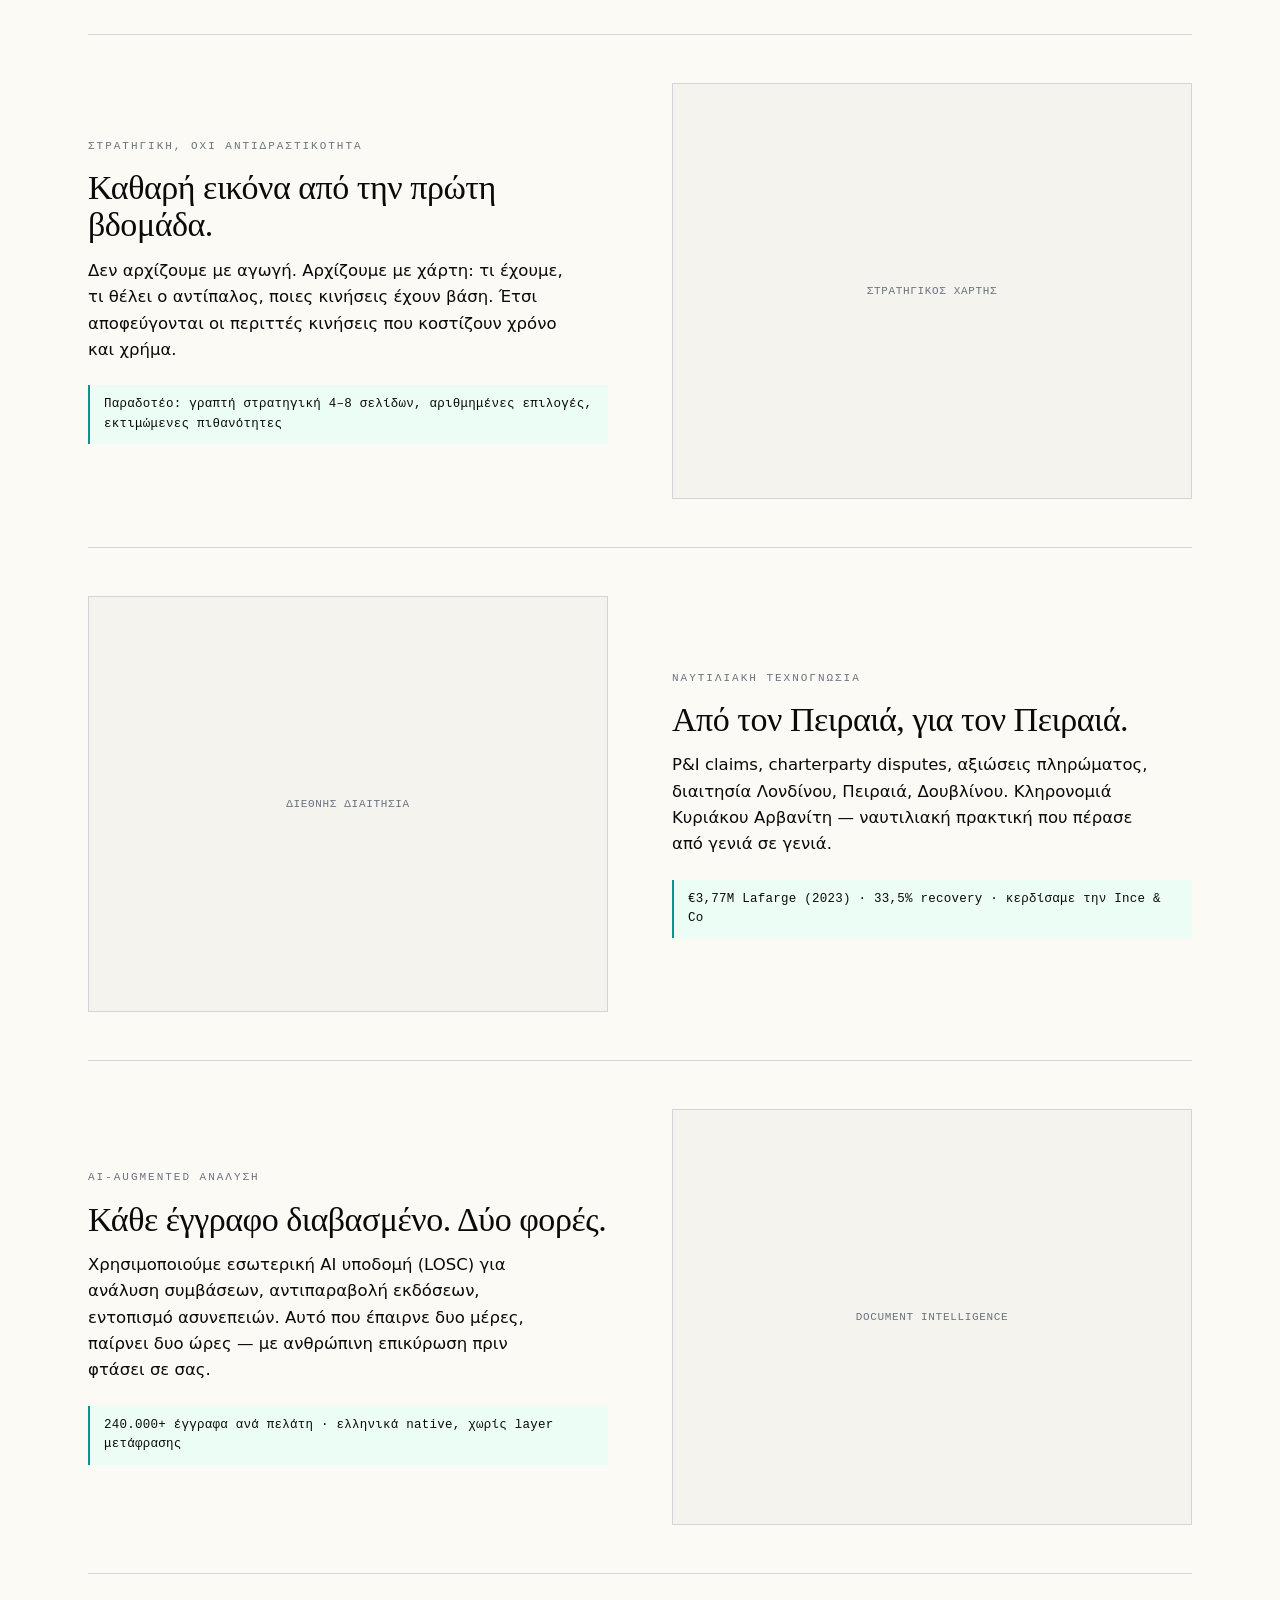
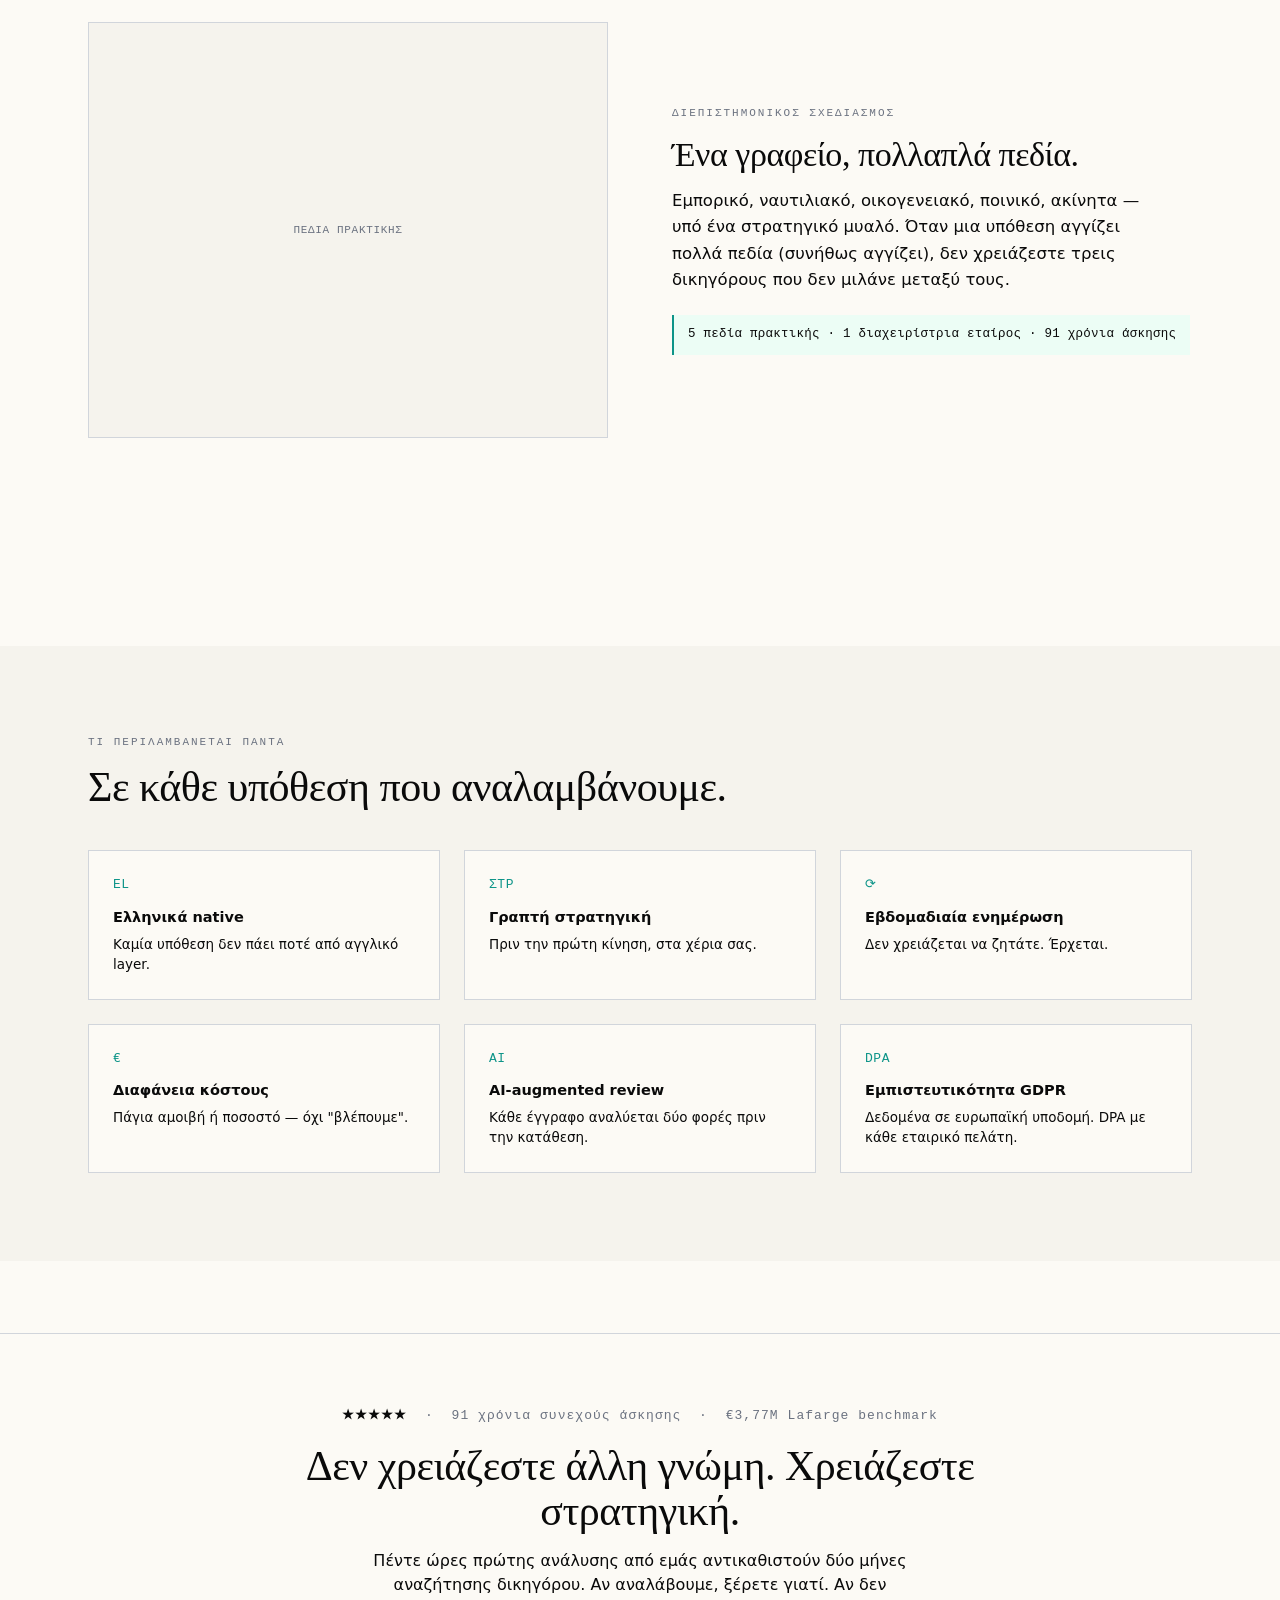
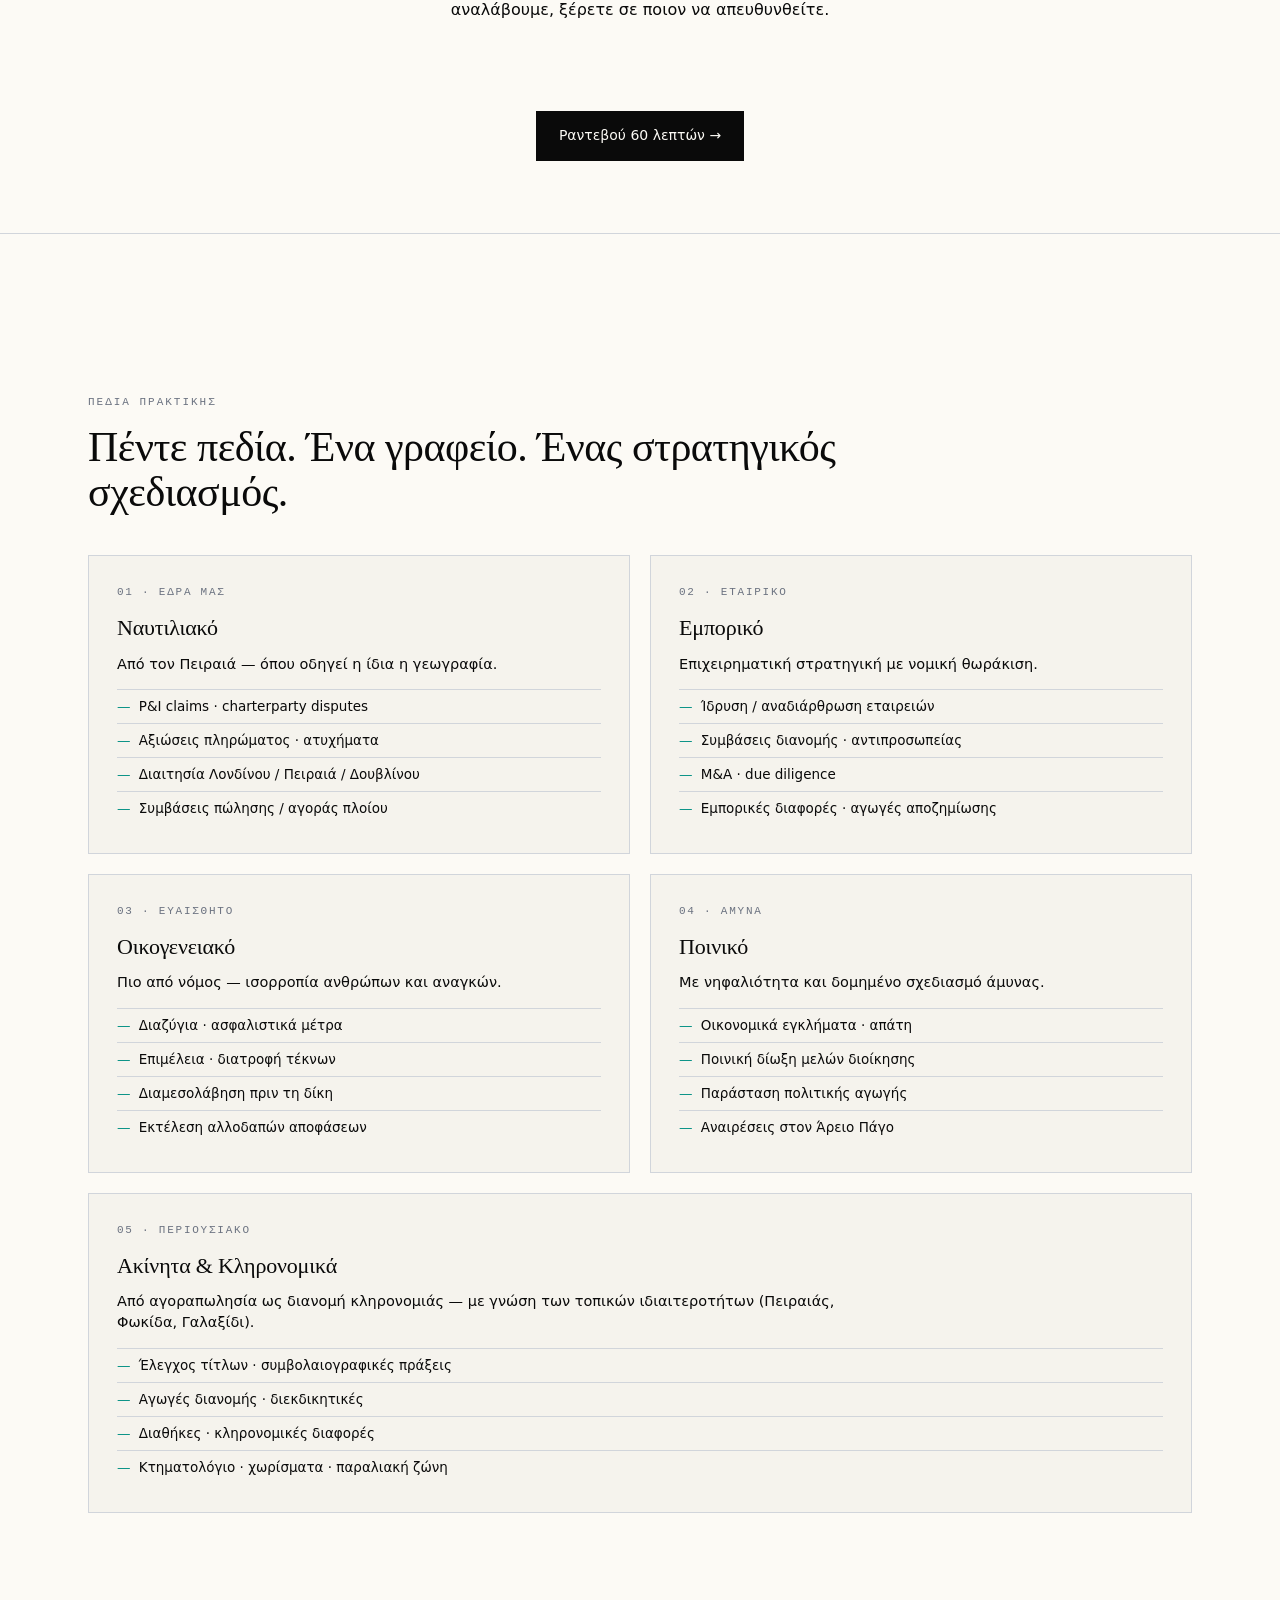
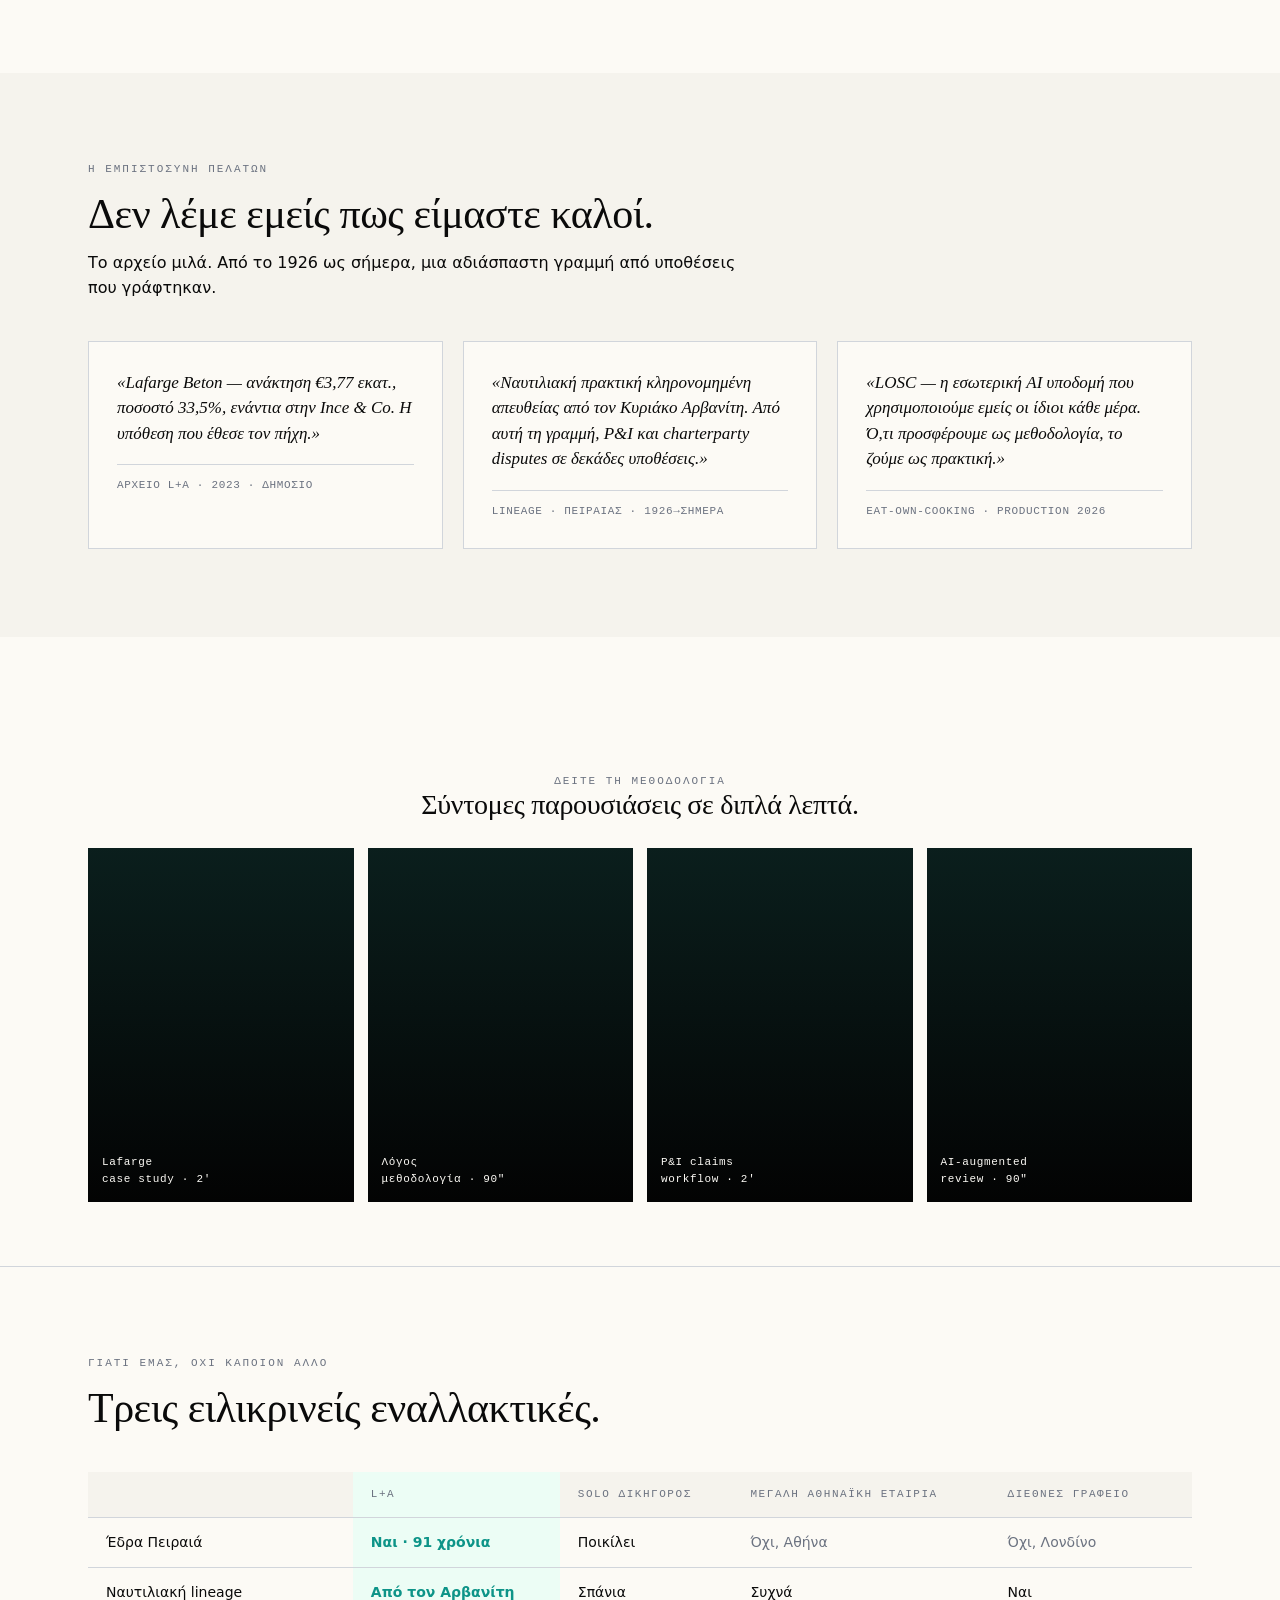
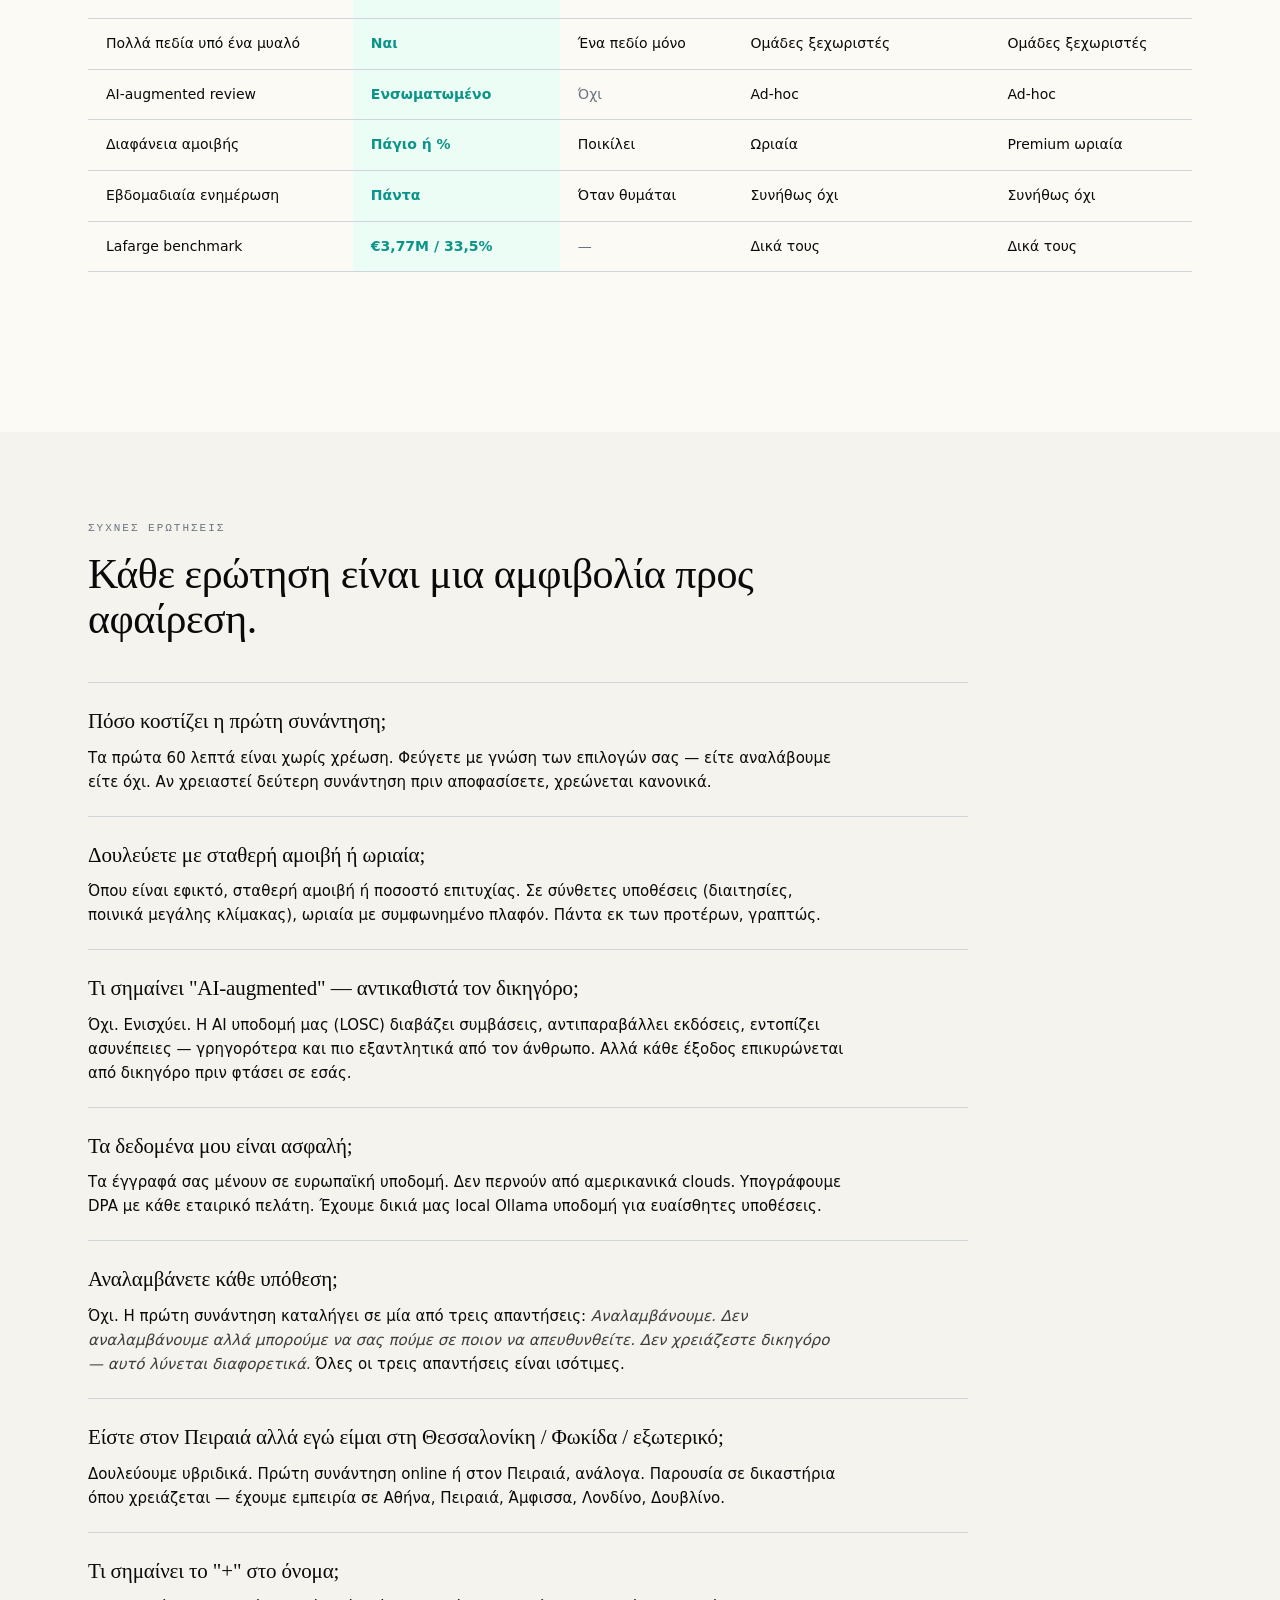
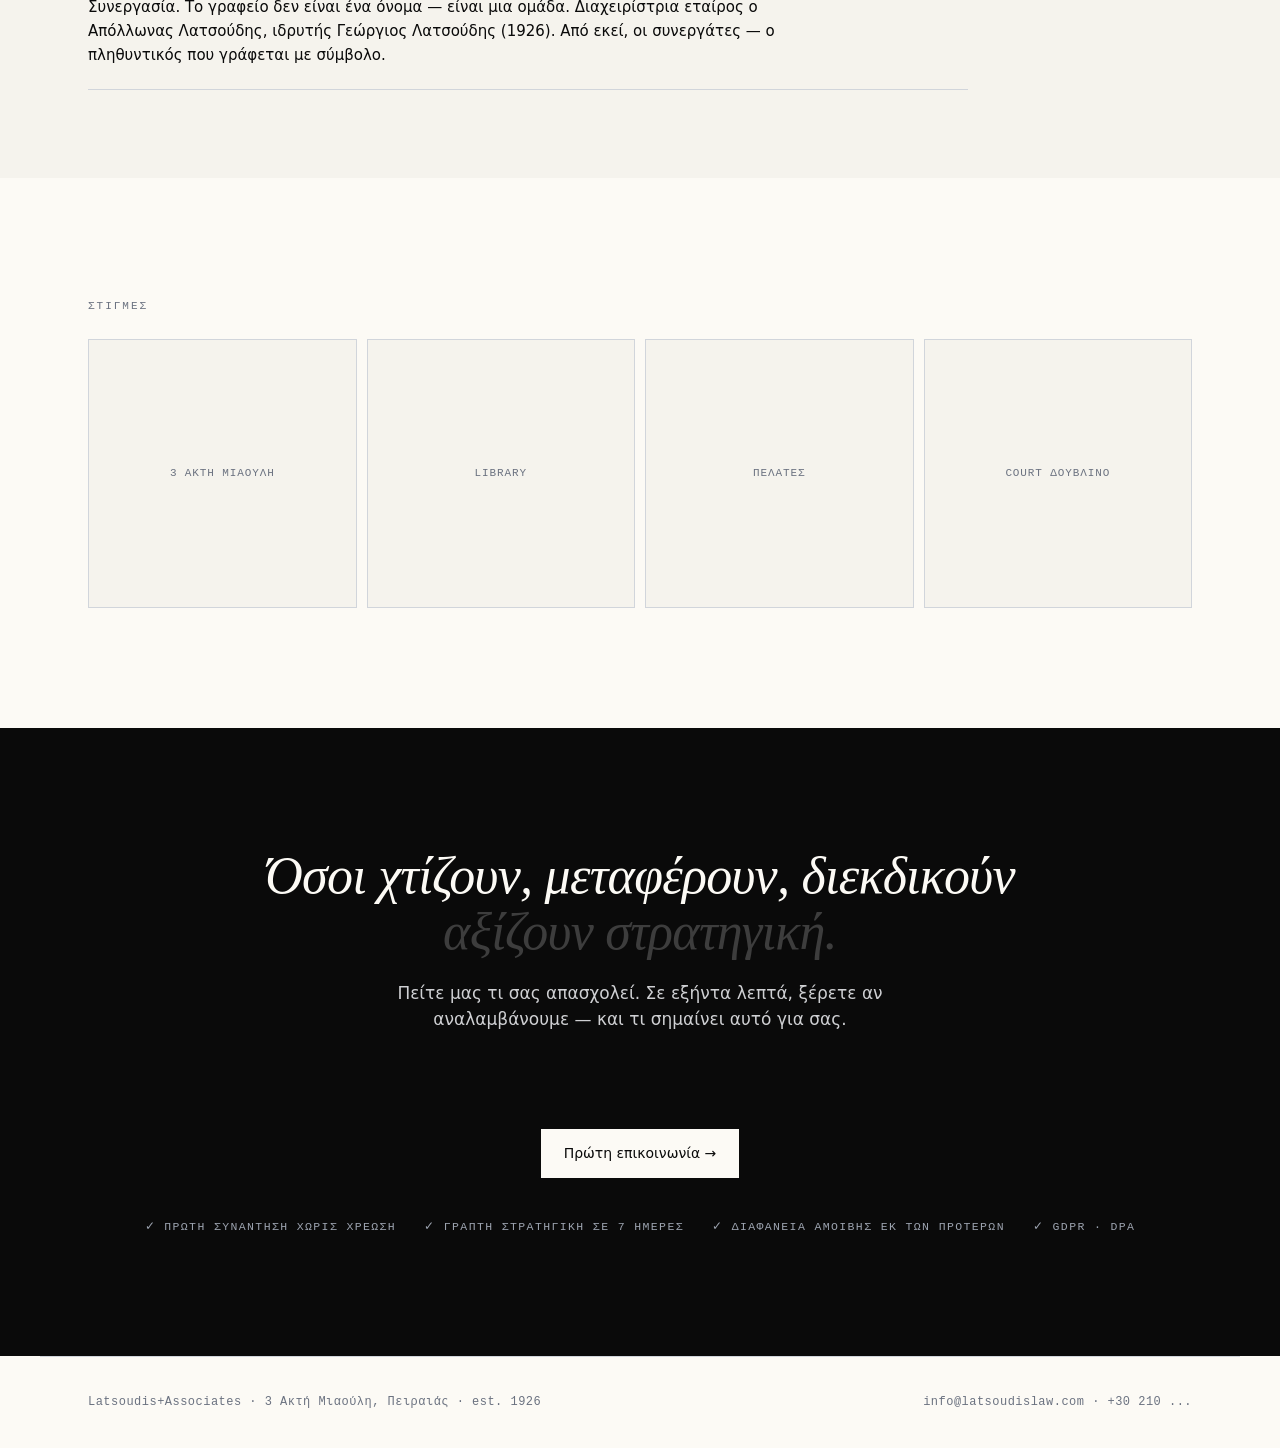
<file: index.anatomy.html>
<!doctype html>
<html lang="el">
<head>
<meta charset="utf-8">
<meta name="viewport" content="width=device-width,initial-scale=1">
<title>Latsoudis+Associates · Δικηγορική Εταιρία · Πειραιάς</title>
<meta name="description" content="Λατσούδης+Συνεργάτες — δικηγορική εταιρία με έδρα τον Πειραιά. Ναυτιλιακό · Εμπορικό · Οικογενειακό · Ακίνητα · Ποινικό. Από το 1926.">
<link rel="icon" href="favicon.ico">
<link rel="apple-touch-icon" href="apple-touch-icon.png">
<link rel="stylesheet" href="assets/style.css">
<style>
  /* Anatomy-specific extensions, layered on top of brand tokens */
  body{font-family:var(--sans);font-size:16px;line-height:1.55;color:var(--ink);background:var(--paper);margin:0}
  .container{max-width:1200px;margin:0 auto;padding:0 48px}
  .eyebrow{font-family:var(--mono);font-size:11px;letter-spacing:.18em;text-transform:uppercase;color:var(--muted)}
  .h-serif{font-family:var(--serif);font-weight:500;letter-spacing:-.012em;line-height:1.08;color:var(--ink)}
  .h1{font-size:clamp(40px,4.5vw,60px)}
  .h2{font-size:clamp(30px,3.6vw,42px)}
  .h3{font-size:clamp(22px,2.4vw,28px)}
  .ink-soft{color:#3d3d3d}
  .ink-mute{color:var(--muted)}
  .rule{height:1px;background:var(--hairline);margin:0}
  .accent{color:var(--teal)}
  em{font-style:italic;color:#3d3d3d;font-weight:400}

  /* nav */
  .topnav{display:flex;justify-content:space-between;align-items:baseline;padding:24px 48px;max-width:1200px;margin:0 auto}
  .brand{display:inline-flex;align-items:baseline;gap:10px;text-decoration:none;color:var(--ink);font-family:var(--serif);font-size:22px;font-weight:600;letter-spacing:.01em}
  .brand .plus{color:var(--teal)}
  .brand .sub{font-family:var(--sans);font-size:10px;letter-spacing:.2em;text-transform:uppercase;color:var(--muted);margin-left:8px}
  .topnav .links{display:flex;gap:28px;font-size:13.5px;color:var(--muted)}
  .topnav .links a{text-decoration:none;color:var(--muted)}
  .topnav .links a:hover{color:var(--ink)}

  /* CTA */
  .cta{display:inline-flex;align-items:center;gap:8px;padding:13px 22px;background:var(--ink);color:var(--paper);font-size:14px;font-weight:500;text-decoration:none;border:1px solid var(--ink);transition:background 120ms,color 120ms}
  .cta:hover{background:var(--teal);border-color:var(--teal);color:#fff}
  .cta-ghost{background:transparent;color:var(--ink)}
  .cta-ghost:hover{background:var(--ink);color:var(--paper)}

  /* §1 hero */
  .hero{padding:80px 0 56px}
  .hero h1{margin:24px 0 20px;max-width:920px;text-wrap:pretty}
  .hero .lede{font-size:19px;color:var(--ink-soft);max-width:640px;margin:0 0 32px;line-height:1.55}
  .actions{display:flex;gap:12px;flex-wrap:wrap;margin-bottom:56px}
  .proof-bar{display:flex;gap:24px;flex-wrap:wrap;padding-top:28px;border-top:1px solid var(--hairline);align-items:center}
  .proof-bar .lbl{font-family:var(--mono);font-size:11px;letter-spacing:.16em;text-transform:uppercase;color:var(--muted)}
  .pill{font-family:var(--mono);font-size:12px;color:var(--ink);letter-spacing:.04em;padding:6px 12px;border:1px solid var(--hairline);background:var(--paper-2)}

  /* §2 transformation */
  .transform{padding:88px 0}
  .step-grid{display:grid;grid-template-columns:repeat(3,1fr);gap:48px;margin-top:40px}
  .step-num{font-family:var(--mono);font-size:11px;color:var(--muted);letter-spacing:.18em;margin-bottom:18px}
  .step h3{font-family:var(--serif);font-size:24px;font-weight:500;margin:0 0 10px;letter-spacing:-.008em}
  .step p{font-size:14.5px;color:var(--ink-soft);line-height:1.6;margin:0}

  /* §3 benefits */
  .benefits{padding:88px 0}
  .benefit-row{display:grid;grid-template-columns:1fr 1fr;gap:64px;align-items:center;padding:48px 0;border-top:1px solid var(--hairline)}
  .benefit-row:nth-child(even) .b-text{order:2}
  .benefit-row:nth-child(even) .b-vis{order:1}
  .b-text h3{font-family:var(--serif);font-size:34px;font-weight:500;line-height:1.1;letter-spacing:-.014em;margin:14px 0 14px}
  .b-text p{font-size:16.5px;color:var(--ink-soft);line-height:1.6;margin:0 0 14px;max-width:480px}
  .b-proof{font-family:var(--mono);font-size:12.5px;color:var(--ink);letter-spacing:.02em;padding:10px 14px;background:var(--teal-bg);border-left:2px solid var(--teal);display:inline-block;margin-top:8px}
  .b-vis{aspect-ratio:5/4;background:var(--paper-2);border:1px solid var(--hairline);display:flex;align-items:center;justify-content:center;font-family:var(--mono);font-size:11px;color:var(--muted);letter-spacing:.06em;text-transform:uppercase}

  /* §4 features */
  .features{padding:88px 0;background:var(--paper-2)}
  .f-grid{display:grid;grid-template-columns:repeat(3,1fr);gap:24px;margin-top:40px}
  .feat{padding:24px;background:var(--paper);border:1px solid var(--hairline)}
  .feat-icon{font-family:var(--mono);font-size:13px;color:var(--teal);letter-spacing:.04em;margin-bottom:10px}
  .feat h4{font-family:var(--sans);font-size:14.5px;font-weight:600;margin:0 0 6px}
  .feat p{font-size:13.5px;color:var(--ink-soft);line-height:1.5;margin:0}

  /* §5 mid CTA */
  .midcta{padding:72px 0;text-align:center;border-top:1px solid var(--hairline);border-bottom:1px solid var(--hairline)}
  .midcta .stars{font-family:var(--mono);font-size:13px;color:var(--muted);letter-spacing:.08em;margin-bottom:18px}
  .midcta .stars b{color:var(--ink)}
  .midcta h3{margin:0 auto 14px;max-width:760px}
  .midcta p{color:var(--ink-soft);max-width:560px;margin:0 auto 24px}

  /* §6 practice areas */
  .areas{padding:88px 0}
  .area-list{display:grid;grid-template-columns:1fr 1fr;gap:20px;margin-top:40px}
  .area{padding:28px;border:1px solid var(--hairline);background:var(--paper-2)}
  .area-num{font-family:var(--mono);font-size:11px;letter-spacing:.16em;color:var(--muted);text-transform:uppercase;margin-bottom:10px}
  .area h4{font-family:var(--serif);font-size:22px;font-weight:500;margin:0 0 8px;letter-spacing:-.008em}
  .area-one{font-size:14.5px;color:var(--ink-soft);line-height:1.5;margin:0 0 14px}
  .area-list-ul{list-style:none;padding:0;margin:0;font-size:13.5px;color:var(--ink-soft)}
  .area-list-ul li{padding:6px 0;border-top:1px solid var(--hairline)}
  .area-list-ul li::before{content:"— ";color:var(--teal);margin-right:4px}

  /* §7 social proof */
  .social{padding:88px 0;background:var(--paper-2)}
  .s-grid{display:grid;grid-template-columns:repeat(3,1fr);gap:20px;margin-top:40px}
  .quote{padding:28px;background:var(--paper);border:1px solid var(--hairline)}
  .quote q{font-family:var(--serif);font-style:italic;font-size:17px;line-height:1.5;color:var(--ink);display:block;margin-bottom:18px;quotes:"«" "»"}
  .quote-attr{font-family:var(--mono);font-size:11px;color:var(--muted);letter-spacing:.06em;text-transform:uppercase;border-top:1px solid var(--hairline);padding-top:12px}

  /* §8 video / case strip */
  .vstrip{padding:64px 0;text-align:center}
  .vstrip h3{margin:0 0 28px}
  .vthumbs{display:grid;grid-template-columns:repeat(4,1fr);gap:14px}
  .vthumb{aspect-ratio:9/12;background:var(--ink);position:relative;cursor:pointer;display:flex;align-items:flex-end;padding:14px;color:var(--paper);font-family:var(--mono);font-size:11px;letter-spacing:.06em;transition:transform 200ms ease;text-align:left}
  .vthumb:hover{transform:scale(1.02)}
  .vthumb::before{content:"";position:absolute;inset:0;background:linear-gradient(180deg,rgba(13,148,136,.15),rgba(0,0,0,.7))}
  .vthumb span{position:relative;z-index:1}

  /* §9 comparison */
  .compare{padding:88px 0}
  table.cmp{width:100%;margin-top:40px;border-collapse:collapse;font-size:14px}
  table.cmp th,table.cmp td{padding:14px 18px;text-align:left;border-bottom:1px solid var(--hairline);vertical-align:top}
  table.cmp th{font-family:var(--mono);font-size:11px;letter-spacing:.14em;text-transform:uppercase;color:var(--muted);font-weight:500;background:var(--paper-2)}
  table.cmp th:first-child{font-family:var(--sans);text-transform:none;letter-spacing:0;color:var(--ink);font-weight:600;font-size:13.5px}
  table.cmp td:first-child{font-weight:500;color:var(--ink)}
  table.cmp .la-col{background:var(--teal-bg)}
  .yes{color:var(--teal);font-weight:600}
  .no{color:var(--muted)}

  /* §10 FAQ */
  .faq{padding:88px 0;background:var(--paper-2)}
  .faq-list{margin-top:40px;max-width:880px}
  .faq-item{border-top:1px solid var(--hairline);padding:22px 0}
  .faq-item:last-child{border-bottom:1px solid var(--hairline)}
  .faq-q{font-family:var(--serif);font-size:21px;font-weight:500;margin:0 0 8px;letter-spacing:-.006em}
  .faq-a{font-size:15px;color:var(--ink-soft);line-height:1.6;margin:0;max-width:760px}

  /* §11 image strip */
  .imgstrip{padding:48px 0}
  .imgstrip-grid{display:grid;grid-template-columns:repeat(4,1fr);gap:10px;margin-top:24px}
  .imgstrip .tile{aspect-ratio:1/1;background:var(--paper-2);border:1px solid var(--hairline);display:flex;align-items:center;justify-content:center;color:var(--muted);font-family:var(--mono);font-size:11px;letter-spacing:.08em;text-transform:uppercase}

  /* §12 final CTA */
  .final{padding:120px 0;text-align:center;background:var(--ink);color:var(--paper)}
  .final h2{font-family:var(--serif);font-style:italic;font-size:clamp(36px,4.5vw,52px);font-weight:400;letter-spacing:-.014em;line-height:1.08;margin:0 0 20px;max-width:880px;margin-left:auto;margin-right:auto;color:var(--paper)}
  .final p{font-size:17px;color:#cfd0d3;max-width:560px;margin:0 auto 32px;line-height:1.55}
  .final .cta{background:var(--paper);color:var(--ink);border-color:var(--paper)}
  .final .cta:hover{background:var(--teal);color:#fff;border-color:var(--teal)}
  .final-trust{display:flex;gap:28px;justify-content:center;margin-top:40px;flex-wrap:wrap;font-family:var(--mono);font-size:11.5px;letter-spacing:.12em;text-transform:uppercase;color:#9ca3af}

  footer{padding:36px 48px;border-top:1px solid var(--hairline);max-width:1200px;margin:0 auto;display:flex;justify-content:space-between;align-items:center;font-family:var(--mono);font-size:12px;color:var(--muted);letter-spacing:.04em;flex-wrap:wrap;gap:12px}

  @media (max-width:840px){
    .topnav,.container{padding-left:20px;padding-right:20px}
    footer{padding:28px 20px}
    .step-grid,.f-grid,.s-grid,.area-list,.vthumbs,.imgstrip-grid{grid-template-columns:1fr}
    .benefit-row,.benefit-row:nth-child(even){grid-template-columns:1fr;gap:24px}
    .benefit-row:nth-child(even) .b-text{order:1}
    .benefit-row:nth-child(even) .b-vis{order:2}
    table.cmp th,table.cmp td{padding:10px 12px;font-size:13px}
  }
</style>
</head>
<body>

<header class="topnav">
  <a class="brand" href="/">
    Latsoudis<span class="plus">+</span>Associates
    <span class="sub">Πειραιάς</span>
  </a>
  <nav class="links">
    <a href="praktiki.html">Πρακτική</a>
    <a href="logos.html">Λόγος</a>
    <a href="omada.html">Ομάδα</a>
    <a href="epikoinonia.html">Επικοινωνία</a>
  </nav>
</header>

<div class="rule"></div>

<!-- §1 ABOVE THE FOLD -->
<section class="hero">
  <div class="container">
    <div class="eyebrow">Δικηγορική εταιρία · Έδρα Πειραιάς</div>
    <h1 class="h-serif h1">
      Νομική στρατηγική για όσους <em>χτίζουν, μεταφέρουν, διεκδικούν.</em>
    </h1>
    <p class="lede">
      Λατσούδης+Συνεργάτες. Ενενήντα ένα χρόνια άσκησης δικηγορίας, με σημερινή πρακτική
      ενισχυμένη από τεκμηριωμένη μεθοδολογία και AI-υποβοηθούμενη ανάλυση. Αξιοπρεπής
      διαχείριση. Καθαρές αποφάσεις. Μετρήσιμα αποτελέσματα.
    </p>
    <div class="actions">
      <a href="epikoinonia.html" class="cta">Πρώτη επικοινωνία →</a>
      <a href="praktiki.html" class="cta cta-ghost">Πεδία πρακτικής</a>
    </div>
    <div class="proof-bar">
      <span class="lbl">Από το 1926</span>
      <span class="pill">€3,77M Lafarge · 33,5% · vs Ince &amp; Co</span>
      <span class="pill">3 Ακτή Μιαούλη, Πειραιάς</span>
      <span class="pill">Ναυτιλιακό · Εμπορικό · Οικογενειακό</span>
      <span class="pill">AI-augmented practice</span>
    </div>
  </div>
</section>

<!-- §2 TRANSFORMATION -->
<section class="transform">
  <div class="container">
    <div class="eyebrow">Πώς δουλεύουμε</div>
    <h2 class="h-serif h2" style="margin:14px 0 0;max-width:760px">
      Από την πρώτη επικοινωνία στη στρατηγική — τρία βήματα.
    </h2>
    <div class="step-grid">
      <div class="step">
        <div class="step-num">ΒΗΜΑ 1 · ΗΜΕΡΑ 0</div>
        <h3>Πρώτη επικοινωνία</h3>
        <p>Συνάντηση 60 λεπτών. Ακούμε την υπόθεση, διαβάζουμε τα έγγραφα, σας λέμε αν αναλαμβάνουμε. Καμία υπόσχεση χωρίς τεκμηρίωση. Φεύγετε με γνώση των επιλογών σας.</p>
      </div>
      <div class="step">
        <div class="step-num">ΒΗΜΑ 2 · ΕΒΔΟΜΑΔΑ 1</div>
        <h3>Διάγνωση &amp; στρατηγική</h3>
        <p>Δομημένη ανάλυση: νομικά ευρήματα, αντίπαλος, χρόνος, κόστος, σενάρια. Παραδοτέο: γραπτή στρατηγική με αριθμημένες επιλογές και πιθανότητες έκβασης.</p>
      </div>
      <div class="step">
        <div class="step-num">ΒΗΜΑ 3 · ΕΚΤΕΛΕΣΗ</div>
        <h3>Άσκηση &amp; συνεχής επικοινωνία</h3>
        <p>Καταθέσεις, ακροάσεις, διαπραγματεύσεις — με εβδομαδιαία ενημέρωση και μηνιαίο review προόδου. Εσείς ξέρετε πάντα πού βρισκόμαστε.</p>
      </div>
    </div>
  </div>
</section>

<div class="rule"></div>

<!-- §3 BENEFITS -->
<section class="benefits">
  <div class="container">
    <div class="eyebrow">Τι αλλάζει</div>
    <h2 class="h-serif h2" style="margin:14px 0 48px;max-width:760px">
      Όταν αναλαμβάνουμε μια υπόθεση.
    </h2>

    <div class="benefit-row">
      <div class="b-text">
        <div class="eyebrow">Στρατηγική, όχι αντιδραστικότητα</div>
        <h3>Καθαρή εικόνα από την πρώτη βδομάδα.</h3>
        <p>Δεν αρχίζουμε με αγωγή. Αρχίζουμε με χάρτη: τι έχουμε, τι θέλει ο αντίπαλος, ποιες κινήσεις έχουν βάση. Έτσι αποφεύγονται οι περιττές κινήσεις που κοστίζουν χρόνο και χρήμα.</p>
        <div class="b-proof">Παραδοτέο: γραπτή στρατηγική 4–8 σελίδων, αριθμημένες επιλογές, εκτιμώμενες πιθανότητες</div>
      </div>
      <div class="b-vis">Στρατηγικός χάρτης</div>
    </div>

    <div class="benefit-row">
      <div class="b-text">
        <div class="eyebrow">Ναυτιλιακή τεχνογνωσία</div>
        <h3>Από τον Πειραιά, για τον Πειραιά.</h3>
        <p>P&amp;I claims, charterparty disputes, αξιώσεις πληρώματος, διαιτησία Λονδίνου, Πειραιά, Δουβλίνου. Κληρονομιά Κυριάκου Αρβανίτη — ναυτιλιακή πρακτική που πέρασε από γενιά σε γενιά.</p>
        <div class="b-proof">€3,77M Lafarge (2023) · 33,5% recovery · κερδίσαμε την Ince &amp; Co</div>
      </div>
      <div class="b-vis">Διεθνής διαιτησία</div>
    </div>

    <div class="benefit-row">
      <div class="b-text">
        <div class="eyebrow">AI-augmented ανάλυση</div>
        <h3>Κάθε έγγραφο διαβασμένο. Δύο φορές.</h3>
        <p>Χρησιμοποιούμε εσωτερική AI υποδομή (LOSC) για ανάλυση συμβάσεων, αντιπαραβολή εκδόσεων, εντοπισμό ασυνεπειών. Αυτό που έπαιρνε δυο μέρες, παίρνει δυο ώρες — με ανθρώπινη επικύρωση πριν φτάσει σε σας.</p>
        <div class="b-proof">240.000+ έγγραφα ανά πελάτη · ελληνικά native, χωρίς layer μετάφρασης</div>
      </div>
      <div class="b-vis">Document intelligence</div>
    </div>

    <div class="benefit-row">
      <div class="b-text">
        <div class="eyebrow">Διεπιστημονικός σχεδιασμός</div>
        <h3>Ένα γραφείο, πολλαπλά πεδία.</h3>
        <p>Εμπορικό, ναυτιλιακό, οικογενειακό, ποινικό, ακίνητα — υπό ένα στρατηγικό μυαλό. Όταν μια υπόθεση αγγίζει πολλά πεδία (συνήθως αγγίζει), δεν χρειάζεστε τρεις δικηγόρους που δεν μιλάνε μεταξύ τους.</p>
        <div class="b-proof">5 πεδία πρακτικής · 1 διαχειρίστρια εταίρος · 91 χρόνια άσκησης</div>
      </div>
      <div class="b-vis">Πεδία πρακτικής</div>
    </div>
  </div>
</section>

<!-- §4 FEATURES -->
<section class="features">
  <div class="container">
    <div class="eyebrow">Τι περιλαμβάνεται πάντα</div>
    <h2 class="h-serif h2" style="margin:14px 0 0">Σε κάθε υπόθεση που αναλαμβάνουμε.</h2>
    <div class="f-grid">
      <div class="feat"><div class="feat-icon">EL</div><h4>Ελληνικά native</h4><p>Καμία υπόθεση δεν πάει ποτέ από αγγλικό layer.</p></div>
      <div class="feat"><div class="feat-icon">ΣΤΡ</div><h4>Γραπτή στρατηγική</h4><p>Πριν την πρώτη κίνηση, στα χέρια σας.</p></div>
      <div class="feat"><div class="feat-icon">⟳</div><h4>Εβδομαδιαία ενημέρωση</h4><p>Δεν χρειάζεται να ζητάτε. Έρχεται.</p></div>
      <div class="feat"><div class="feat-icon">€</div><h4>Διαφάνεια κόστους</h4><p>Πάγια αμοιβή ή ποσοστό — όχι "βλέπουμε".</p></div>
      <div class="feat"><div class="feat-icon">AI</div><h4>AI-augmented review</h4><p>Κάθε έγγραφο αναλύεται δύο φορές πριν την κατάθεση.</p></div>
      <div class="feat"><div class="feat-icon">DPA</div><h4>Εμπιστευτικότητα GDPR</h4><p>Δεδομένα σε ευρωπαϊκή υποδομή. DPA με κάθε εταιρικό πελάτη.</p></div>
    </div>
  </div>
</section>

<!-- §5 MID CTA -->
<section class="midcta">
  <div class="container">
    <div class="stars"><b>★★★★★</b> &nbsp;·&nbsp; 91 χρόνια συνεχούς άσκησης &nbsp;·&nbsp; €3,77M Lafarge benchmark</div>
    <h3 class="h-serif h2">Δεν χρειάζεστε άλλη γνώμη. Χρειάζεστε στρατηγική.</h3>
    <p>Πέντε ώρες πρώτης ανάλυσης από εμάς αντικαθιστούν δύο μήνες αναζήτησης δικηγόρου. Αν αναλάβουμε, ξέρετε γιατί. Αν δεν αναλάβουμε, ξέρετε σε ποιον να απευθυνθείτε.</p>
    <a href="epikoinonia.html" class="cta">Ραντεβού 60 λεπτών →</a>
  </div>
</section>

<!-- §6 PRACTICE AREAS -->
<section class="areas">
  <div class="container">
    <div class="eyebrow">Πεδία πρακτικής</div>
    <h2 class="h-serif h2" style="margin:14px 0 0;max-width:760px">
      Πέντε πεδία. Ένα γραφείο. Ένας στρατηγικός σχεδιασμός.
    </h2>

    <div class="area-list">
      <div class="area">
        <div class="area-num">01 · Έδρα μας</div>
        <h4>Ναυτιλιακό</h4>
        <p class="area-one">Από τον Πειραιά — όπου οδηγεί η ίδια η γεωγραφία.</p>
        <ul class="area-list-ul">
          <li>P&amp;I claims · charterparty disputes</li>
          <li>Αξιώσεις πληρώματος · ατυχήματα</li>
          <li>Διαιτησία Λονδίνου / Πειραιά / Δουβλίνου</li>
          <li>Συμβάσεις πώλησης / αγοράς πλοίου</li>
        </ul>
      </div>

      <div class="area">
        <div class="area-num">02 · Εταιρικό</div>
        <h4>Εμπορικό</h4>
        <p class="area-one">Επιχειρηματική στρατηγική με νομική θωράκιση.</p>
        <ul class="area-list-ul">
          <li>Ίδρυση / αναδιάρθρωση εταιρειών</li>
          <li>Συμβάσεις διανομής · αντιπροσωπείας</li>
          <li>M&amp;A · due diligence</li>
          <li>Εμπορικές διαφορές · αγωγές αποζημίωσης</li>
        </ul>
      </div>

      <div class="area">
        <div class="area-num">03 · Ευαίσθητο</div>
        <h4>Οικογενειακό</h4>
        <p class="area-one">Πιο από νόμος — ισορροπία ανθρώπων και αναγκών.</p>
        <ul class="area-list-ul">
          <li>Διαζύγια · ασφαλιστικά μέτρα</li>
          <li>Επιμέλεια · διατροφή τέκνων</li>
          <li>Διαμεσολάβηση πριν τη δίκη</li>
          <li>Εκτέλεση αλλοδαπών αποφάσεων</li>
        </ul>
      </div>

      <div class="area">
        <div class="area-num">04 · Άμυνα</div>
        <h4>Ποινικό</h4>
        <p class="area-one">Με νηφαλιότητα και δομημένο σχεδιασμό άμυνας.</p>
        <ul class="area-list-ul">
          <li>Οικονομικά εγκλήματα · απάτη</li>
          <li>Ποινική δίωξη μελών διοίκησης</li>
          <li>Παράσταση πολιτικής αγωγής</li>
          <li>Αναιρέσεις στον Άρειο Πάγο</li>
        </ul>
      </div>

      <div class="area" style="grid-column:1/-1">
        <div class="area-num">05 · Περιουσιακό</div>
        <h4>Ακίνητα &amp; Κληρονομικά</h4>
        <p class="area-one">Από αγοραπωλησία ως διανομή κληρονομιάς — με γνώση των τοπικών ιδιαιτεροτήτων (Πειραιάς, Φωκίδα, Γαλαξίδι).</p>
        <ul class="area-list-ul">
          <li>Έλεγχος τίτλων · συμβολαιογραφικές πράξεις</li>
          <li>Αγωγές διανομής · διεκδικητικές</li>
          <li>Διαθήκες · κληρονομικές διαφορές</li>
          <li>Κτηματολόγιο · χωρίσματα · παραλιακή ζώνη</li>
        </ul>
      </div>
    </div>
  </div>
</section>

<!-- §7 SOCIAL PROOF -->
<section class="social">
  <div class="container">
    <div class="eyebrow">Η εμπιστοσύνη πελατών</div>
    <h2 class="h-serif h2" style="margin:14px 0 0;max-width:760px">Δεν λέμε εμείς πως είμαστε καλοί.</h2>
    <p style="font-size:16px;color:var(--ink-soft);max-width:680px;margin:14px 0 0">
      Το αρχείο μιλά. Από το 1926 ως σήμερα, μια αδιάσπαστη γραμμή από υποθέσεις που γράφτηκαν.
    </p>
    <div class="s-grid">
      <div class="quote">
        <q>Lafarge Beton — ανάκτηση €3,77 εκατ., ποσοστό 33,5%, ενάντια στην Ince &amp; Co. Η υπόθεση που έθεσε τον πήχη.</q>
        <div class="quote-attr">Αρχείο L+A · 2023 · δημόσιο</div>
      </div>
      <div class="quote">
        <q>Ναυτιλιακή πρακτική κληρονομημένη απευθείας από τον Κυριάκο Αρβανίτη. Από αυτή τη γραμμή, P&amp;I και charterparty disputes σε δεκάδες υποθέσεις.</q>
        <div class="quote-attr">Lineage · Πειραιάς · 1926→σήμερα</div>
      </div>
      <div class="quote">
        <q>LOSC — η εσωτερική AI υποδομή που χρησιμοποιούμε εμείς οι ίδιοι κάθε μέρα. Ό,τι προσφέρουμε ως μεθοδολογία, το ζούμε ως πρακτική.</q>
        <div class="quote-attr">Eat-own-cooking · production 2026</div>
      </div>
    </div>
  </div>
</section>

<!-- §8 VIDEO/CASE STRIP -->
<section class="vstrip">
  <div class="container">
    <div class="eyebrow">Δείτε τη μεθοδολογία</div>
    <h3 class="h-serif h3">Σύντομες παρουσιάσεις σε διπλά λεπτά.</h3>
    <div class="vthumbs">
      <div class="vthumb"><span>Lafarge<br>case study · 2′</span></div>
      <div class="vthumb"><span>Λόγος<br>μεθοδολογία · 90″</span></div>
      <div class="vthumb"><span>P&amp;I claims<br>workflow · 2′</span></div>
      <div class="vthumb"><span>AI-augmented<br>review · 90″</span></div>
    </div>
  </div>
</section>

<div class="rule"></div>

<!-- §9 COMPARISON -->
<section class="compare">
  <div class="container">
    <div class="eyebrow">Γιατί εμάς, όχι κάποιον άλλο</div>
    <h2 class="h-serif h2" style="margin:14px 0 0;max-width:760px">Τρεις ειλικρινείς εναλλακτικές.</h2>
    <table class="cmp">
      <thead>
        <tr>
          <th></th>
          <th class="la-col">L+A</th>
          <th>Solo δικηγόρος</th>
          <th>Μεγάλη Αθηναϊκή εταιρία</th>
          <th>Διεθνές γραφείο</th>
        </tr>
      </thead>
      <tbody>
        <tr><td>Έδρα Πειραιά</td><td class="la-col"><span class="yes">Ναι · 91 χρόνια</span></td><td>Ποικίλει</td><td><span class="no">Όχι, Αθήνα</span></td><td><span class="no">Όχι, Λονδίνο</span></td></tr>
        <tr><td>Ναυτιλιακή lineage</td><td class="la-col"><span class="yes">Από τον Αρβανίτη</span></td><td>Σπάνια</td><td>Συχνά</td><td>Ναι</td></tr>
        <tr><td>Πολλά πεδία υπό ένα μυαλό</td><td class="la-col"><span class="yes">Ναι</span></td><td>Ένα πεδίο μόνο</td><td>Ομάδες ξεχωριστές</td><td>Ομάδες ξεχωριστές</td></tr>
        <tr><td>AI-augmented review</td><td class="la-col"><span class="yes">Ενσωματωμένο</span></td><td><span class="no">Όχι</span></td><td>Ad-hoc</td><td>Ad-hoc</td></tr>
        <tr><td>Διαφάνεια αμοιβής</td><td class="la-col"><span class="yes">Πάγιο ή %</span></td><td>Ποικίλει</td><td>Ωριαία</td><td>Premium ωριαία</td></tr>
        <tr><td>Εβδομαδιαία ενημέρωση</td><td class="la-col"><span class="yes">Πάντα</span></td><td>Όταν θυμάται</td><td>Συνήθως όχι</td><td>Συνήθως όχι</td></tr>
        <tr><td>Lafarge benchmark</td><td class="la-col"><span class="yes">€3,77M / 33,5%</span></td><td><span class="no">—</span></td><td>Δικά τους</td><td>Δικά τους</td></tr>
      </tbody>
    </table>
  </div>
</section>

<!-- §10 FAQ -->
<section class="faq">
  <div class="container">
    <div class="eyebrow">Συχνές ερωτήσεις</div>
    <h2 class="h-serif h2" style="margin:14px 0 0;max-width:760px">Κάθε ερώτηση είναι μια αμφιβολία προς αφαίρεση.</h2>
    <div class="faq-list">
      <div class="faq-item">
        <h3 class="faq-q">Πόσο κοστίζει η πρώτη συνάντηση;</h3>
        <p class="faq-a">Τα πρώτα 60 λεπτά είναι χωρίς χρέωση. Φεύγετε με γνώση των επιλογών σας — είτε αναλάβουμε είτε όχι. Αν χρειαστεί δεύτερη συνάντηση πριν αποφασίσετε, χρεώνεται κανονικά.</p>
      </div>
      <div class="faq-item">
        <h3 class="faq-q">Δουλεύετε με σταθερή αμοιβή ή ωριαία;</h3>
        <p class="faq-a">Όπου είναι εφικτό, σταθερή αμοιβή ή ποσοστό επιτυχίας. Σε σύνθετες υποθέσεις (διαιτησίες, ποινικά μεγάλης κλίμακας), ωριαία με συμφωνημένο πλαφόν. Πάντα εκ των προτέρων, γραπτώς.</p>
      </div>
      <div class="faq-item">
        <h3 class="faq-q">Τι σημαίνει "AI-augmented" — αντικαθιστά τον δικηγόρο;</h3>
        <p class="faq-a">Όχι. Ενισχύει. Η AI υποδομή μας (LOSC) διαβάζει συμβάσεις, αντιπαραβάλλει εκδόσεις, εντοπίζει ασυνέπειες — γρηγορότερα και πιο εξαντλητικά από τον άνθρωπο. Αλλά κάθε έξοδος επικυρώνεται από δικηγόρο πριν φτάσει σε εσάς.</p>
      </div>
      <div class="faq-item">
        <h3 class="faq-q">Τα δεδομένα μου είναι ασφαλή;</h3>
        <p class="faq-a">Τα έγγραφά σας μένουν σε ευρωπαϊκή υποδομή. Δεν περνούν από αμερικανικά clouds. Υπογράφουμε DPA με κάθε εταιρικό πελάτη. Έχουμε δικιά μας local Ollama υποδομή για ευαίσθητες υποθέσεις.</p>
      </div>
      <div class="faq-item">
        <h3 class="faq-q">Αναλαμβάνετε κάθε υπόθεση;</h3>
        <p class="faq-a">Όχι. Η πρώτη συνάντηση καταλήγει σε μία από τρεις απαντήσεις: <em>Αναλαμβάνουμε. Δεν αναλαμβάνουμε αλλά μπορούμε να σας πούμε σε ποιον να απευθυνθείτε. Δεν χρειάζεστε δικηγόρο — αυτό λύνεται διαφορετικά.</em> Όλες οι τρεις απαντήσεις είναι ισότιμες.</p>
      </div>
      <div class="faq-item">
        <h3 class="faq-q">Είστε στον Πειραιά αλλά εγώ είμαι στη Θεσσαλονίκη / Φωκίδα / εξωτερικό;</h3>
        <p class="faq-a">Δουλεύουμε υβριδικά. Πρώτη συνάντηση online ή στον Πειραιά, ανάλογα. Παρουσία σε δικαστήρια όπου χρειάζεται — έχουμε εμπειρία σε Αθήνα, Πειραιά, Άμφισσα, Λονδίνο, Δουβλίνο.</p>
      </div>
      <div class="faq-item">
        <h3 class="faq-q">Τι σημαίνει το "+" στο όνομα;</h3>
        <p class="faq-a">Συνεργασία. Το γραφείο δεν είναι ένα όνομα — είναι μια ομάδα. Διαχειρίστρια εταίρος ο Απόλλωνας Λατσούδης, ιδρυτής Γεώργιος Λατσούδης (1926). Από εκεί, οι συνεργάτες — ο πληθυντικός που γράφεται με σύμβολο.</p>
      </div>
    </div>
  </div>
</section>

<!-- §11 IMAGE STRIP -->
<section class="imgstrip">
  <div class="container">
    <div class="eyebrow">Στιγμές</div>
    <div class="imgstrip-grid">
      <div class="tile">3 Ακτή Μιαούλη</div>
      <div class="tile">Library</div>
      <div class="tile">Πελάτες</div>
      <div class="tile">Court Δουβλίνο</div>
    </div>
  </div>
</section>

<!-- §12 FINAL CTA -->
<section class="final">
  <div class="container">
    <h2>Όσοι χτίζουν, μεταφέρουν, διεκδικούν <em>αξίζουν στρατηγική.</em></h2>
    <p>Πείτε μας τι σας απασχολεί. Σε εξήντα λεπτά, ξέρετε αν αναλαμβάνουμε — και τι σημαίνει αυτό για σας.</p>
    <a href="epikoinonia.html" class="cta">Πρώτη επικοινωνία →</a>
    <div class="final-trust">
      <span>✓ Πρώτη συνάντηση χωρίς χρέωση</span>
      <span>✓ Γραπτή στρατηγική σε 7 ημέρες</span>
      <span>✓ Διαφάνεια αμοιβής εκ των προτέρων</span>
      <span>✓ GDPR · DPA</span>
    </div>
  </div>
</section>

<footer>
  <div>Latsoudis+Associates · 3 Ακτή Μιαούλη, Πειραιάς · est. 1926</div>
  <div>info@latsoudislaw.com · +30 210 ...</div>
</footer>

</body>
</html>
</file>
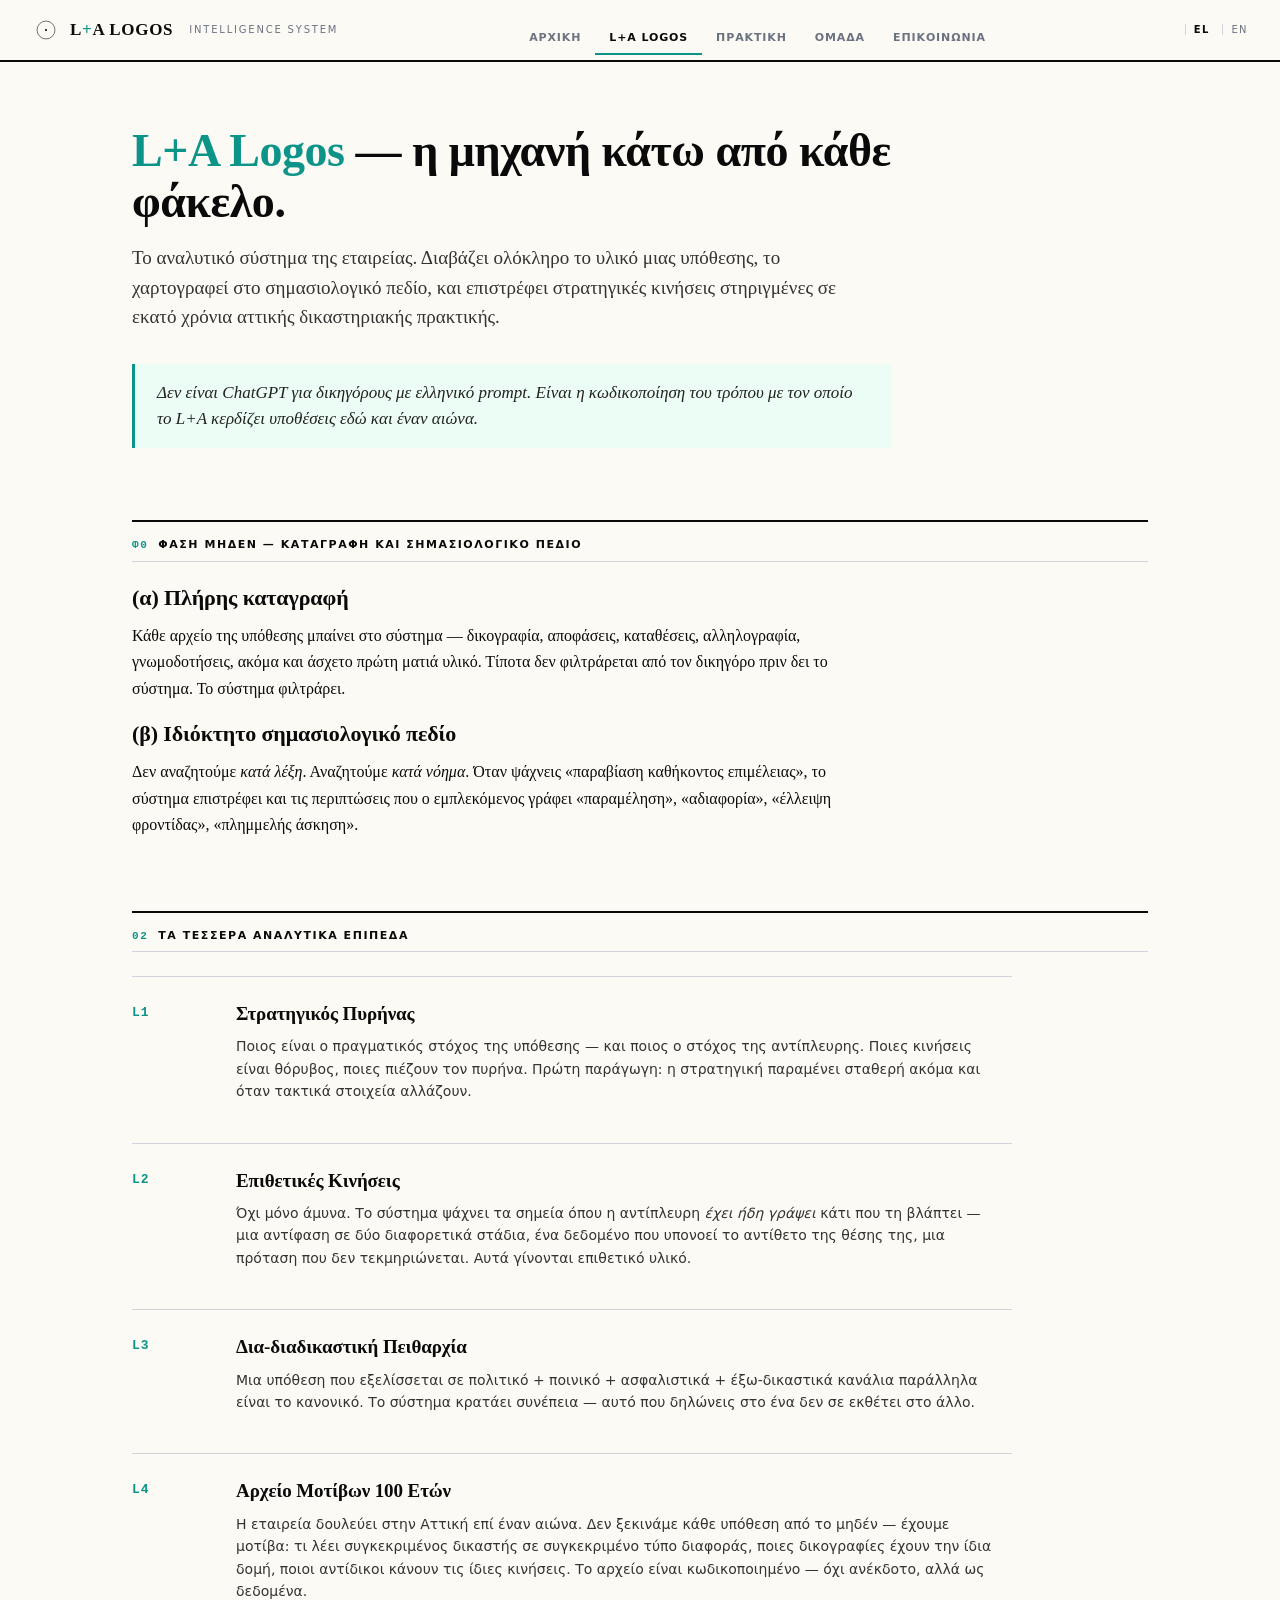
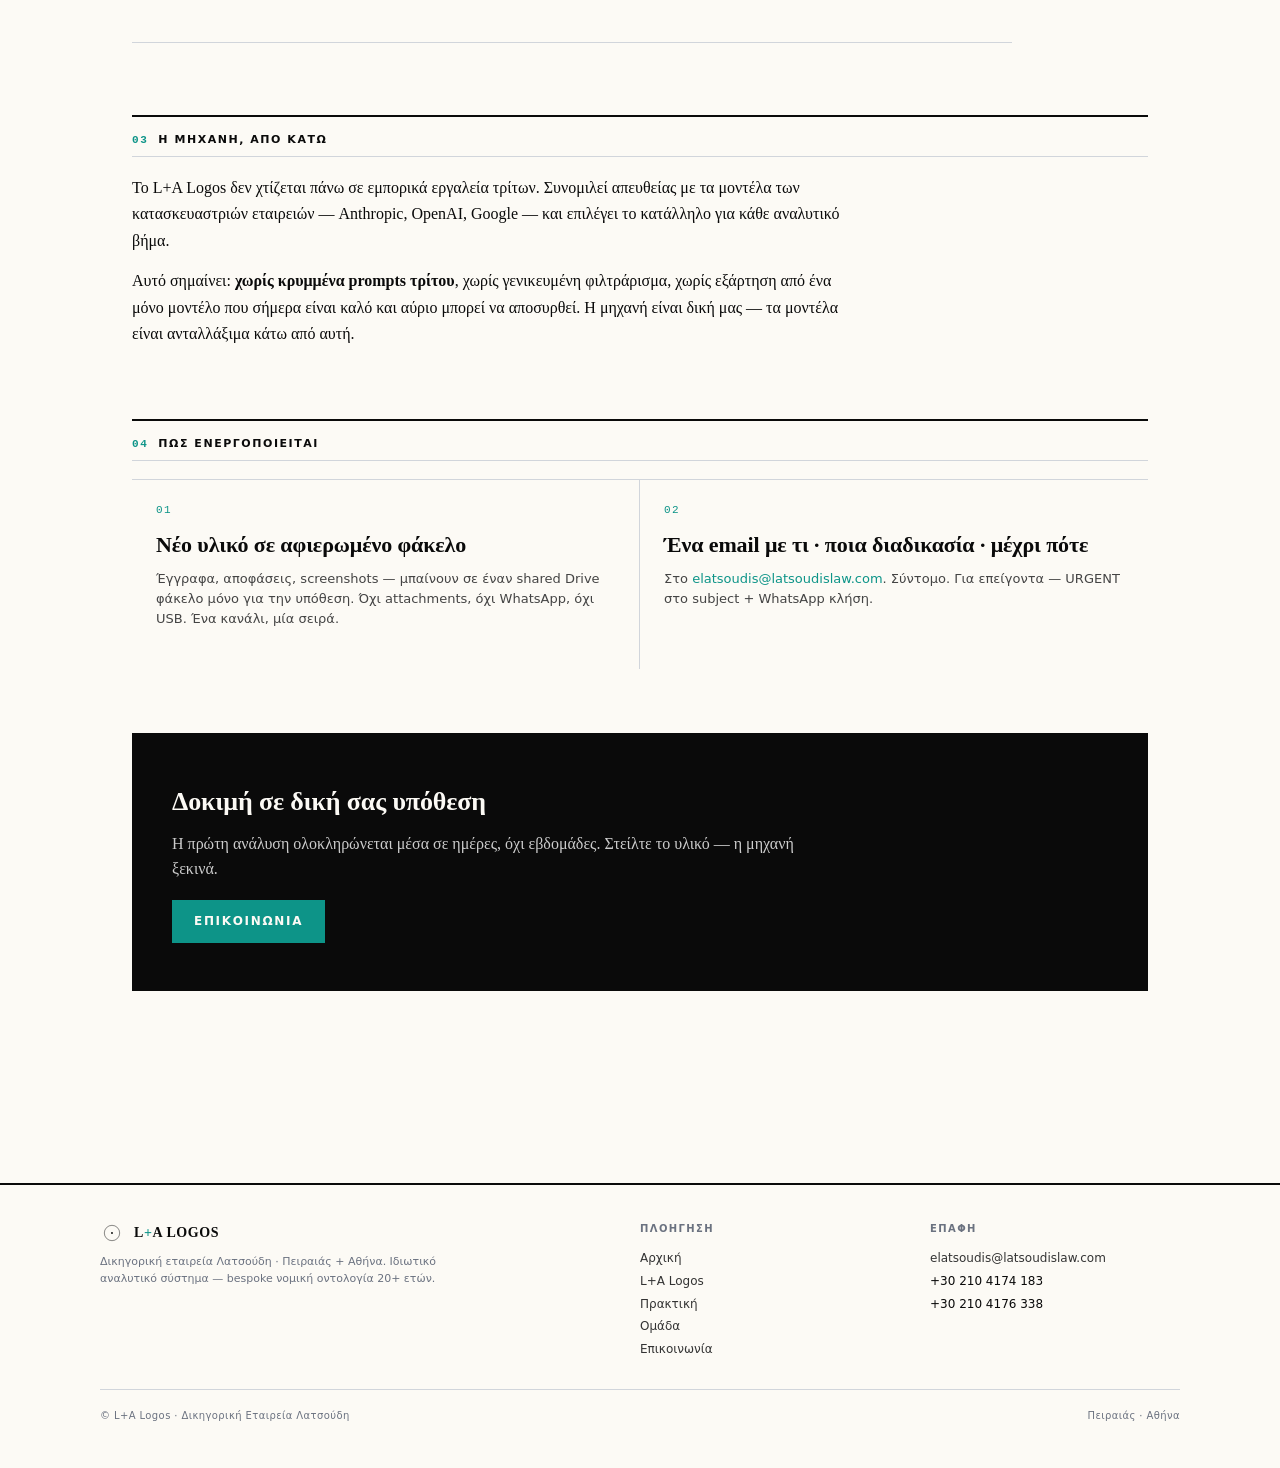
<file: logos.html>
<!doctype html>
<html lang="el">
<head>
<meta charset="utf-8">
<meta name="viewport" content="width=device-width, initial-scale=1">
<title>L+A Logos — η μηχανή · Δικηγορική Λατσούδη</title>
<meta name="description" content="L+A Logos — ιδιόκτητη μηχανή ανάλυσης. Bespoke νομική οντολογία, σημασιολογικό πεδίο, 4 αναλυτικά επίπεδα, αρχείο μοτίβων 100 ετών.">
<link rel="icon" type="image/svg+xml" href="assets/logo-mark-favicon.svg">
<link rel="icon" type="image/png" sizes="32x32" href="assets/mark-32.png">
<link rel="icon" type="image/png" sizes="16x16" href="assets/mark-16.png">
<link rel="shortcut icon" href="favicon.ico">
<link rel="apple-touch-icon" sizes="180x180" href="apple-touch-icon.png">
<link rel="stylesheet" href="assets/style.css">
</head>
<body>

<svg width="0" height="0" style="position:absolute" aria-hidden="true">
  <defs><symbol id="mark" viewBox="0 0 100 100">
    <circle cx="50" cy="50" r="32" fill="none" stroke="currentColor" stroke-width="2"/>
    <circle cx="50" cy="50" r="4" fill="currentColor"/>
  </symbol></defs>
</svg>

<header class="topbar">
  <a class="brand" href="/">
    <svg class="mark"><use href="#mark"/></svg>
    <span class="word">L<span class="plus">+</span>A&nbsp;LOGOS</span>
    <span class="sub">Intelligence System</span>
  </a>
  <nav class="tabs">
    <a href="/">Αρχική</a>
    <a href="logos.html" class="active">L+A Logos</a>
    <a href="praktiki.html">Πρακτική</a>
    <a href="omada.html">Ομάδα</a>
    <a href="epikoinonia.html">Επικοινωνία</a>
  </nav>
  <div class="lang">
    <a href="logos.html" class="active">EL</a>
    <a href="en/">EN</a>
  </div>
</header>

<main>

<section>
  <h1 class="hero">
    <span class="accent">L+A Logos</span> — η μηχανή κάτω από κάθε φάκελο.
  </h1>
  <p class="lede">
    Το αναλυτικό σύστημα της εταιρείας. Διαβάζει ολόκληρο το υλικό μιας υπόθεσης, το χαρτογραφεί
    στο σημασιολογικό πεδίο, και επιστρέφει στρατηγικές κινήσεις στηριγμένες σε εκατό χρόνια
    αττικής δικαστηριακής πρακτικής.
  </p>

  <blockquote class="dna">
    Δεν είναι ChatGPT για δικηγόρους με ελληνικό prompt. Είναι η κωδικοποίηση του τρόπου με τον οποίο
    το L+A κερδίζει υποθέσεις εδώ και έναν αιώνα.
  </blockquote>
</section>

<section>
  <h2 class="section"><span class="num">Φ0</span>Φάση μηδέν — καταγραφή και σημασιολογικό πεδίο</h2>

  <h3>(α) Πλήρης καταγραφή</h3>
  <p class="body">
    Κάθε αρχείο της υπόθεσης μπαίνει στο σύστημα — δικογραφία, αποφάσεις, καταθέσεις, αλληλογραφία,
    γνωμοδοτήσεις, ακόμα και άσχετο πρώτη ματιά υλικό. Τίποτα δεν φιλτράρεται από τον δικηγόρο πριν δει
    το σύστημα. Το σύστημα φιλτράρει.
  </p>

  <h3>(β) Ιδιόκτητο σημασιολογικό πεδίο</h3>
  <p class="body">
    Δεν αναζητούμε <em>κατά λέξη</em>. Αναζητούμε <em>κατά νόημα</em>. Όταν ψάχνεις «παραβίαση καθήκοντος
    επιμέλειας», το σύστημα επιστρέφει και τις περιπτώσεις που ο εμπλεκόμενος γράφει «παραμέληση»,
    «αδιαφορία», «έλλειψη φροντίδας», «πλημμελής άσκηση».
  </p>
</section>

<section>
  <h2 class="section"><span class="num">02</span>Τα τέσσερα αναλυτικά επίπεδα</h2>

  <div class="layers">

    <div class="layer">
      <div class="lnum">L1</div>
      <div>
        <h3>Στρατηγικός Πυρήνας</h3>
        <p>
          Ποιος είναι ο πραγματικός στόχος της υπόθεσης — και ποιος ο στόχος της αντίπλευρης.
          Ποιες κινήσεις είναι θόρυβος, ποιες πιέζουν τον πυρήνα. Πρώτη παράγωγη: η στρατηγική
          παραμένει σταθερή ακόμα και όταν τακτικά στοιχεία αλλάζουν.
        </p>
      </div>
    </div>

    <div class="layer">
      <div class="lnum">L2</div>
      <div>
        <h3>Επιθετικές Κινήσεις</h3>
        <p>
          Όχι μόνο άμυνα. Το σύστημα ψάχνει τα σημεία όπου η αντίπλευρη <em>έχει ήδη γράψει</em>
          κάτι που τη βλάπτει — μια αντίφαση σε δύο διαφορετικά στάδια, ένα δεδομένο που υπονοεί
          το αντίθετο της θέσης της, μια πρόταση που δεν τεκμηριώνεται. Αυτά γίνονται επιθετικό υλικό.
        </p>
      </div>
    </div>

    <div class="layer">
      <div class="lnum">L3</div>
      <div>
        <h3>Δια-διαδικαστική Πειθαρχία</h3>
        <p>
          Μια υπόθεση που εξελίσσεται σε πολιτικό + ποινικό + ασφαλιστικά + έξω-δικαστικά κανάλια
          παράλληλα είναι το κανονικό. Το σύστημα κρατάει συνέπεια — αυτό που δηλώνεις στο ένα
          δεν σε εκθέτει στο άλλο.
        </p>
      </div>
    </div>

    <div class="layer">
      <div class="lnum">L4</div>
      <div>
        <h3>Αρχείο Μοτίβων 100 Ετών</h3>
        <p>
          Η εταιρεία δουλεύει στην Αττική επί έναν αιώνα. Δεν ξεκινάμε κάθε υπόθεση από το μηδέν —
          έχουμε μοτίβα: τι λέει συγκεκριμένος δικαστής σε συγκεκριμένο τύπο διαφοράς, ποιες
          δικογραφίες έχουν την ίδια δομή, ποιοι αντίδικοι κάνουν τις ίδιες κινήσεις. Το αρχείο
          είναι κωδικοποιημένο — όχι ανέκδοτο, αλλά ως δεδομένα.
        </p>
      </div>
    </div>

  </div>
</section>

<section>
  <h2 class="section"><span class="num">03</span>Η μηχανή, από κάτω</h2>
  <p class="body">
    Το L+A Logos δεν χτίζεται πάνω σε εμπορικά εργαλεία τρίτων. Συνομιλεί απευθείας με τα μοντέλα
    των κατασκευαστριών εταιρειών — Anthropic, OpenAI, Google — και επιλέγει το κατάλληλο για κάθε
    αναλυτικό βήμα.
  </p>
  <p class="body">
    Αυτό σημαίνει: <strong>χωρίς κρυμμένα prompts τρίτου</strong>, χωρίς γενικευμένη φιλτράρισμα,
    χωρίς εξάρτηση από ένα μόνο μοντέλο που σήμερα είναι καλό και αύριο μπορεί να αποσυρθεί.
    Η μηχανή είναι δική μας — τα μοντέλα είναι ανταλλάξιμα κάτω από αυτή.
  </p>
</section>

<section>
  <h2 class="section"><span class="num">04</span>Πώς ενεργοποιείται</h2>
  <div class="grid two">
    <div class="cell">
      <span class="num">01</span>
      <h3>Νέο υλικό σε αφιερωμένο φάκελο</h3>
      <p>
        Έγγραφα, αποφάσεις, screenshots — μπαίνουν σε έναν shared Drive φάκελο μόνο για την υπόθεση.
        Όχι attachments, όχι WhatsApp, όχι USB. Ένα κανάλι, μία σειρά.
      </p>
    </div>
    <div class="cell">
      <span class="num">02</span>
      <h3>Ένα email με τι · ποια διαδικασία · μέχρι πότε</h3>
      <p>
        Στο <a href="mailto:elatsoudis@latsoudislaw.com">elatsoudis@latsoudislaw.com</a>. Σύντομο.
        Για επείγοντα — URGENT στο subject + WhatsApp κλήση.
      </p>
    </div>
  </div>
</section>

<section class="cta">
  <h3>Δοκιμή σε δική σας υπόθεση</h3>
  <p>
    Η πρώτη ανάλυση ολοκληρώνεται μέσα σε ημέρες, όχι εβδομάδες. Στείλτε το υλικό — η μηχανή ξεκινά.
  </p>
  <a class="btn" href="epikoinonia.html">Επικοινωνία</a>
</section>

</main>

<footer>
  <div class="wrap">
    <div class="col-brand">
      <div class="markrow">
        <svg><use href="#mark"/></svg>
        <span class="word">L<span class="plus">+</span>A&nbsp;LOGOS</span>
      </div>
      <div class="blurb">
        Δικηγορική εταιρεία Λατσούδη · Πειραιάς + Αθήνα. Ιδιωτικό αναλυτικό σύστημα — bespoke νομική οντολογία 20+ ετών.
      </div>
    </div>
    <div>
      <h4>Πλοήγηση</h4>
      <ul>
        <li><a href="/">Αρχική</a></li>
        <li><a href="logos.html">L+A Logos</a></li>
        <li><a href="praktiki.html">Πρακτική</a></li>
        <li><a href="omada.html">Ομάδα</a></li>
        <li><a href="epikoinonia.html">Επικοινωνία</a></li>
      </ul>
    </div>
    <div>
      <h4>Επαφή</h4>
      <ul>
        <li><a href="mailto:elatsoudis@latsoudislaw.com">elatsoudis@latsoudislaw.com</a></li>
        <li>+30 210 4174 183</li>
        <li>+30 210 4176 338</li>
      </ul>
    </div>
  </div>
  <div class="legal">
    <span>© L+A Logos · Δικηγορική Εταιρεία Λατσούδη</span>
    <span>Πειραιάς · Αθήνα</span>
  </div>
</footer>

</body>
</html>
</file>
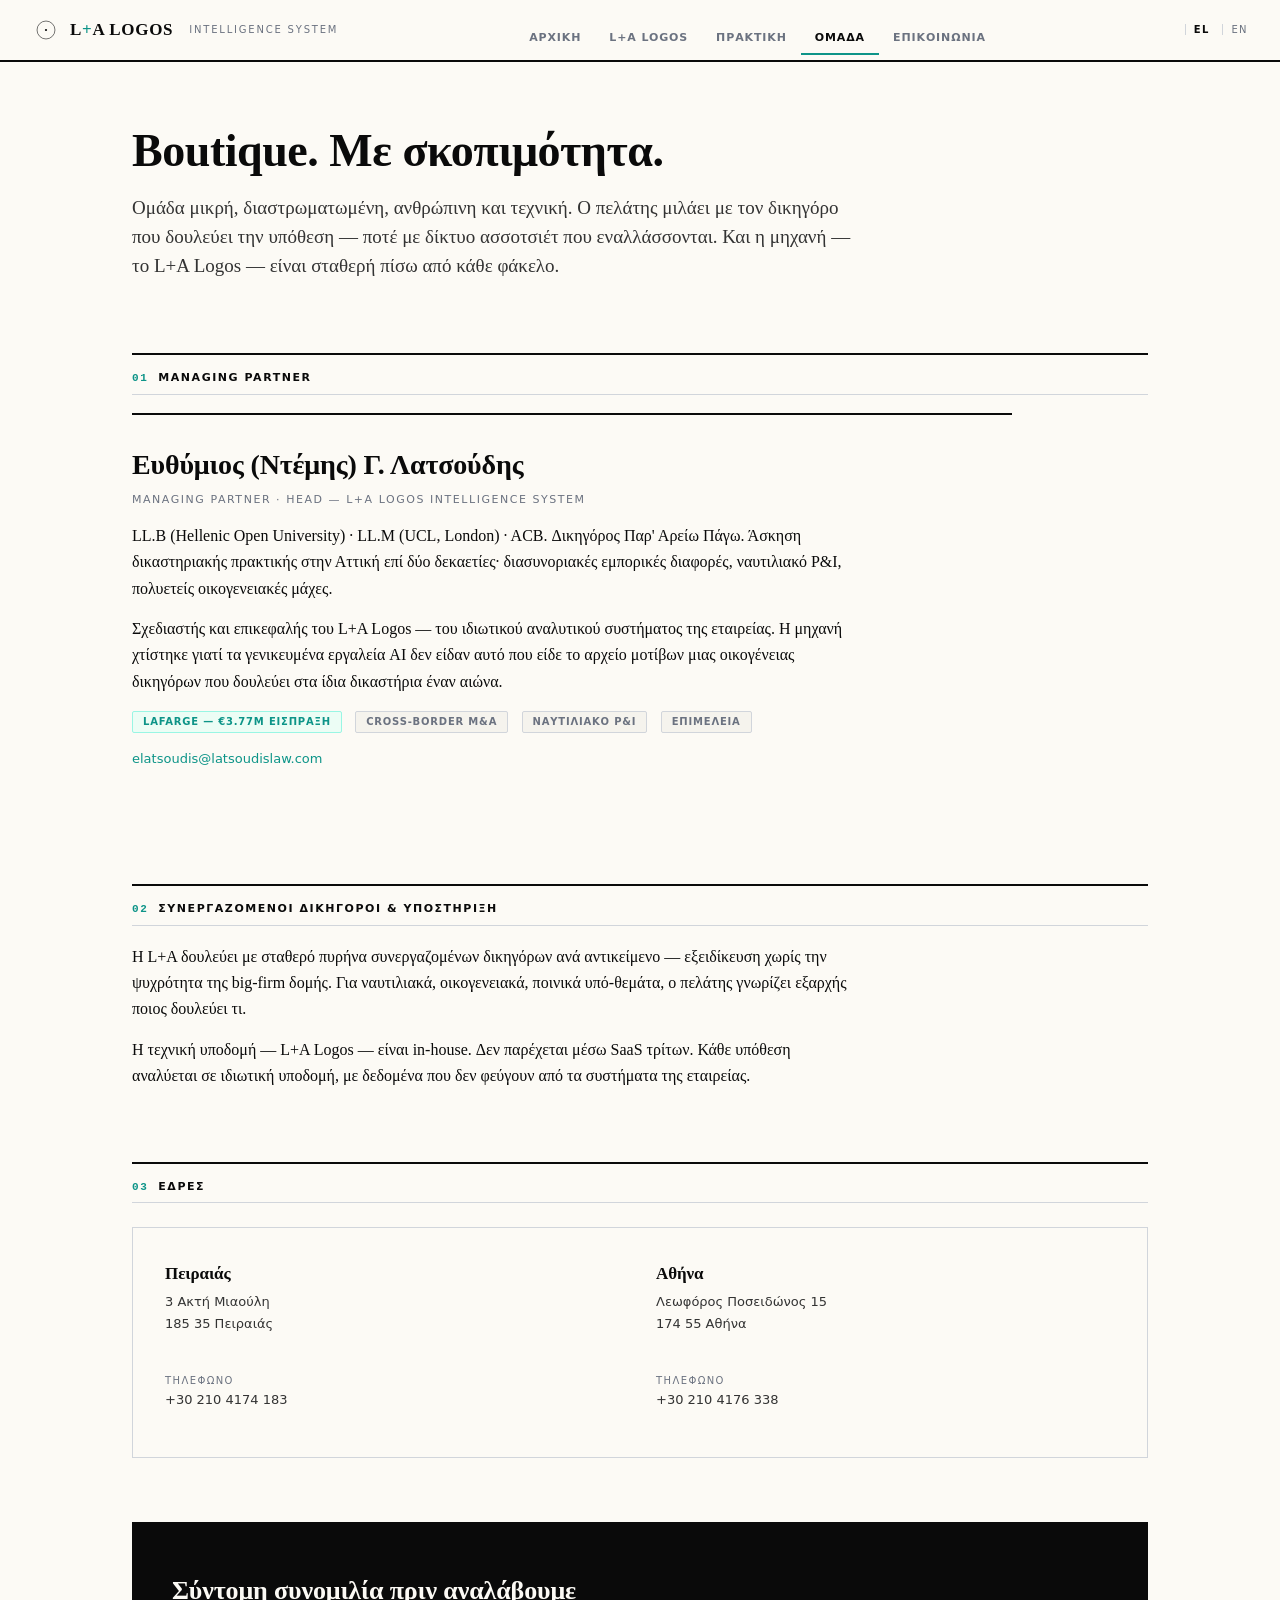
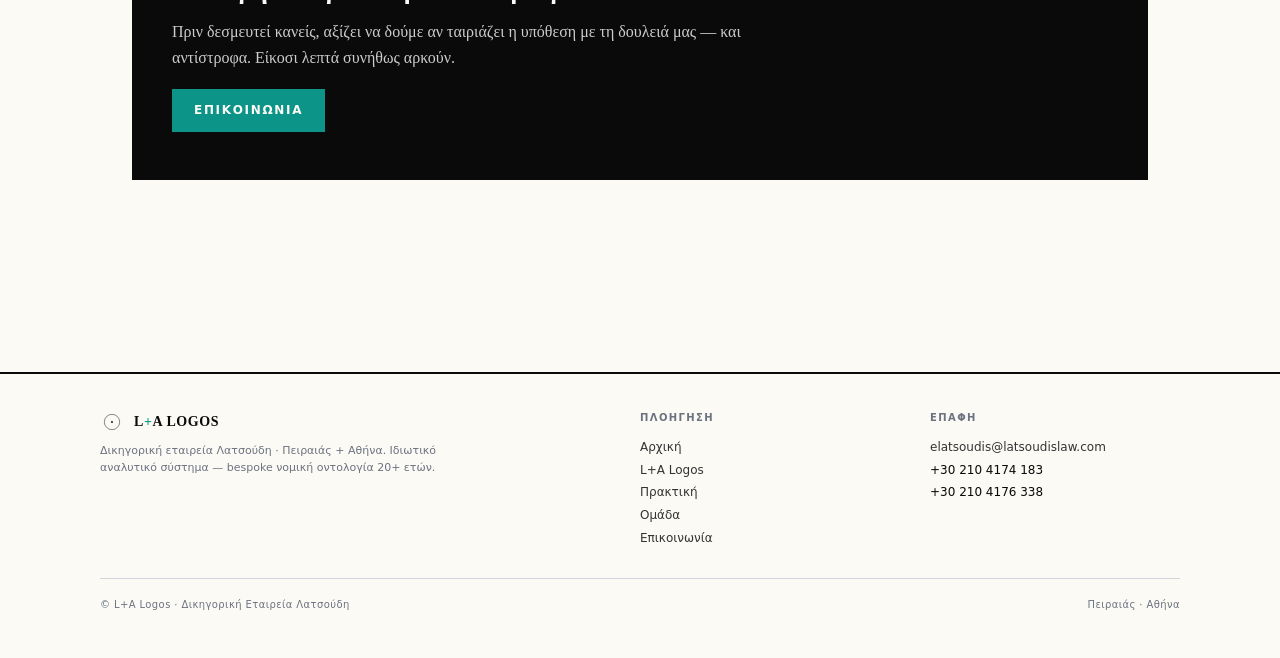
<file: omada.html>
<!doctype html>
<html lang="el">
<head>
<meta charset="utf-8">
<meta name="viewport" content="width=device-width, initial-scale=1">
<title>Ομάδα · L+A Logos · Δικηγορική Λατσούδη</title>
<meta name="description" content="Η ομάδα της L+A — Managing Partner Ευθύμιος Λατσούδης, ανθρώπινη και τεχνική υποδομή Πειραιά και Αθήνας.">
<link rel="icon" type="image/svg+xml" href="assets/logo-mark-favicon.svg">
<link rel="icon" type="image/png" sizes="32x32" href="assets/mark-32.png">
<link rel="icon" type="image/png" sizes="16x16" href="assets/mark-16.png">
<link rel="shortcut icon" href="favicon.ico">
<link rel="apple-touch-icon" sizes="180x180" href="apple-touch-icon.png">
<link rel="stylesheet" href="assets/style.css">
</head>
<body>

<svg width="0" height="0" style="position:absolute" aria-hidden="true">
  <defs><symbol id="mark" viewBox="0 0 100 100">
    <circle cx="50" cy="50" r="32" fill="none" stroke="currentColor" stroke-width="2"/>
    <circle cx="50" cy="50" r="4" fill="currentColor"/>
  </symbol></defs>
</svg>

<header class="topbar">
  <a class="brand" href="/">
    <svg class="mark"><use href="#mark"/></svg>
    <span class="word">L<span class="plus">+</span>A&nbsp;LOGOS</span>
    <span class="sub">Intelligence System</span>
  </a>
  <nav class="tabs">
    <a href="/">Αρχική</a>
    <a href="logos.html">L+A Logos</a>
    <a href="praktiki.html">Πρακτική</a>
    <a href="omada.html" class="active">Ομάδα</a>
    <a href="epikoinonia.html">Επικοινωνία</a>
  </nav>
  <div class="lang">
    <a href="omada.html" class="active">EL</a>
    <a href="en/">EN</a>
  </div>
</header>

<main>

<section>
  <h1 class="hero">
    Boutique. Με σκοπιμότητα.
  </h1>
  <p class="lede">
    Ομάδα μικρή, διαστρωματωμένη, ανθρώπινη και τεχνική. Ο πελάτης μιλάει με τον δικηγόρο που δουλεύει
    την υπόθεση — ποτέ με δίκτυο ασσοτσιέτ που εναλλάσσονται. Και η μηχανή — το L+A Logos — είναι
    σταθερή πίσω από κάθε φάκελο.
  </p>
</section>

<section>
  <h2 class="section"><span class="num">01</span>Managing Partner</h2>

  <div style="border-top: 2px solid var(--ink); padding: 28px 0; max-width: 880px;">
    <h3 style="font-size: 28px; margin-bottom: 4px;">Ευθύμιος (Ντέμης) Γ. Λατσούδης</h3>
    <p class="tagline" style="margin-bottom: 14px;">Managing Partner · Head — L+A Logos Intelligence System</p>
    <p class="body">
      LL.B (Hellenic Open University) · LL.M (UCL, London) · ACB. Δικηγόρος Παρ' Αρείω Πάγω.
      Άσκηση δικαστηριακής πρακτικής στην Αττική επί δύο δεκαετίες· διασυνοριακές εμπορικές
      διαφορές, ναυτιλιακό P&amp;I, πολυετείς οικογενειακές μάχες.
    </p>
    <p class="body">
      Σχεδιαστής και επικεφαλής του L+A Logos — του ιδιωτικού αναλυτικού συστήματος της εταιρείας.
      Η μηχανή χτίστηκε γιατί τα γενικευμένα εργαλεία AI δεν είδαν αυτό που είδε το αρχείο μοτίβων
      μιας οικογένειας δικηγόρων που δουλεύει στα ίδια δικαστήρια έναν αιώνα.
    </p>
    <p>
      <span class="pill teal">Lafarge — €3.77M είσπραξη</span>
      &nbsp;
      <span class="pill ghost">Cross-border M&amp;A</span>
      &nbsp;
      <span class="pill ghost">Ναυτιλιακό P&amp;I</span>
      &nbsp;
      <span class="pill ghost">Επιμέλεια</span>
    </p>
    <p style="margin-top: 16px; font-size: 13px;">
      <a href="mailto:elatsoudis@latsoudislaw.com">elatsoudis@latsoudislaw.com</a>
    </p>
  </div>
</section>

<section>
  <h2 class="section"><span class="num">02</span>Συνεργαζόμενοι δικηγόροι &amp; υποστήριξη</h2>
  <p class="body">
    Η L+A δουλεύει με σταθερό πυρήνα συνεργαζομένων δικηγόρων ανά αντικείμενο — εξειδίκευση χωρίς
    την ψυχρότητα της big-firm δομής. Για ναυτιλιακά, οικογενειακά, ποινικά υπό-θεμάτα, ο πελάτης
    γνωρίζει εξαρχής ποιος δουλεύει τι.
  </p>
  <p class="body">
    Η τεχνική υποδομή — L+A Logos — είναι in-house. Δεν παρέχεται μέσω SaaS τρίτων. Κάθε υπόθεση
    αναλύεται σε ιδιωτική υποδομή, με δεδομένα που δεν φεύγουν από τα συστήματα της εταιρείας.
  </p>
</section>

<section>
  <h2 class="section"><span class="num">03</span>Έδρες</h2>
  <div class="contact-card">
    <div>
      <h3>Πειραιάς</h3>
      <p class="meta">
        3 Ακτή Μιαούλη<br>
        185 35 Πειραιάς<br><br>
        <span class="label">Τηλέφωνο</span>
        +30 210 4174 183
      </p>
    </div>
    <div>
      <h3>Αθήνα</h3>
      <p class="meta">
        Λεωφόρος Ποσειδώνος 15<br>
        174 55 Αθήνα<br><br>
        <span class="label">Τηλέφωνο</span>
        +30 210 4176 338
      </p>
    </div>
  </div>
</section>

<section class="cta">
  <h3>Σύντομη συνομιλία πριν αναλάβουμε</h3>
  <p>
    Πριν δεσμευτεί κανείς, αξίζει να δούμε αν ταιριάζει η υπόθεση με τη δουλειά μας — και αντίστροφα.
    Είκοσι λεπτά συνήθως αρκούν.
  </p>
  <a class="btn" href="epikoinonia.html">Επικοινωνία</a>
</section>

</main>

<footer>
  <div class="wrap">
    <div class="col-brand">
      <div class="markrow">
        <svg><use href="#mark"/></svg>
        <span class="word">L<span class="plus">+</span>A&nbsp;LOGOS</span>
      </div>
      <div class="blurb">
        Δικηγορική εταιρεία Λατσούδη · Πειραιάς + Αθήνα. Ιδιωτικό αναλυτικό σύστημα — bespoke νομική οντολογία 20+ ετών.
      </div>
    </div>
    <div>
      <h4>Πλοήγηση</h4>
      <ul>
        <li><a href="/">Αρχική</a></li>
        <li><a href="logos.html">L+A Logos</a></li>
        <li><a href="praktiki.html">Πρακτική</a></li>
        <li><a href="omada.html">Ομάδα</a></li>
        <li><a href="epikoinonia.html">Επικοινωνία</a></li>
      </ul>
    </div>
    <div>
      <h4>Επαφή</h4>
      <ul>
        <li><a href="mailto:elatsoudis@latsoudislaw.com">elatsoudis@latsoudislaw.com</a></li>
        <li>+30 210 4174 183</li>
        <li>+30 210 4176 338</li>
      </ul>
    </div>
  </div>
  <div class="legal">
    <span>© L+A Logos · Δικηγορική Εταιρεία Λατσούδη</span>
    <span>Πειραιάς · Αθήνα</span>
  </div>
</footer>

</body>
</html>
</file>
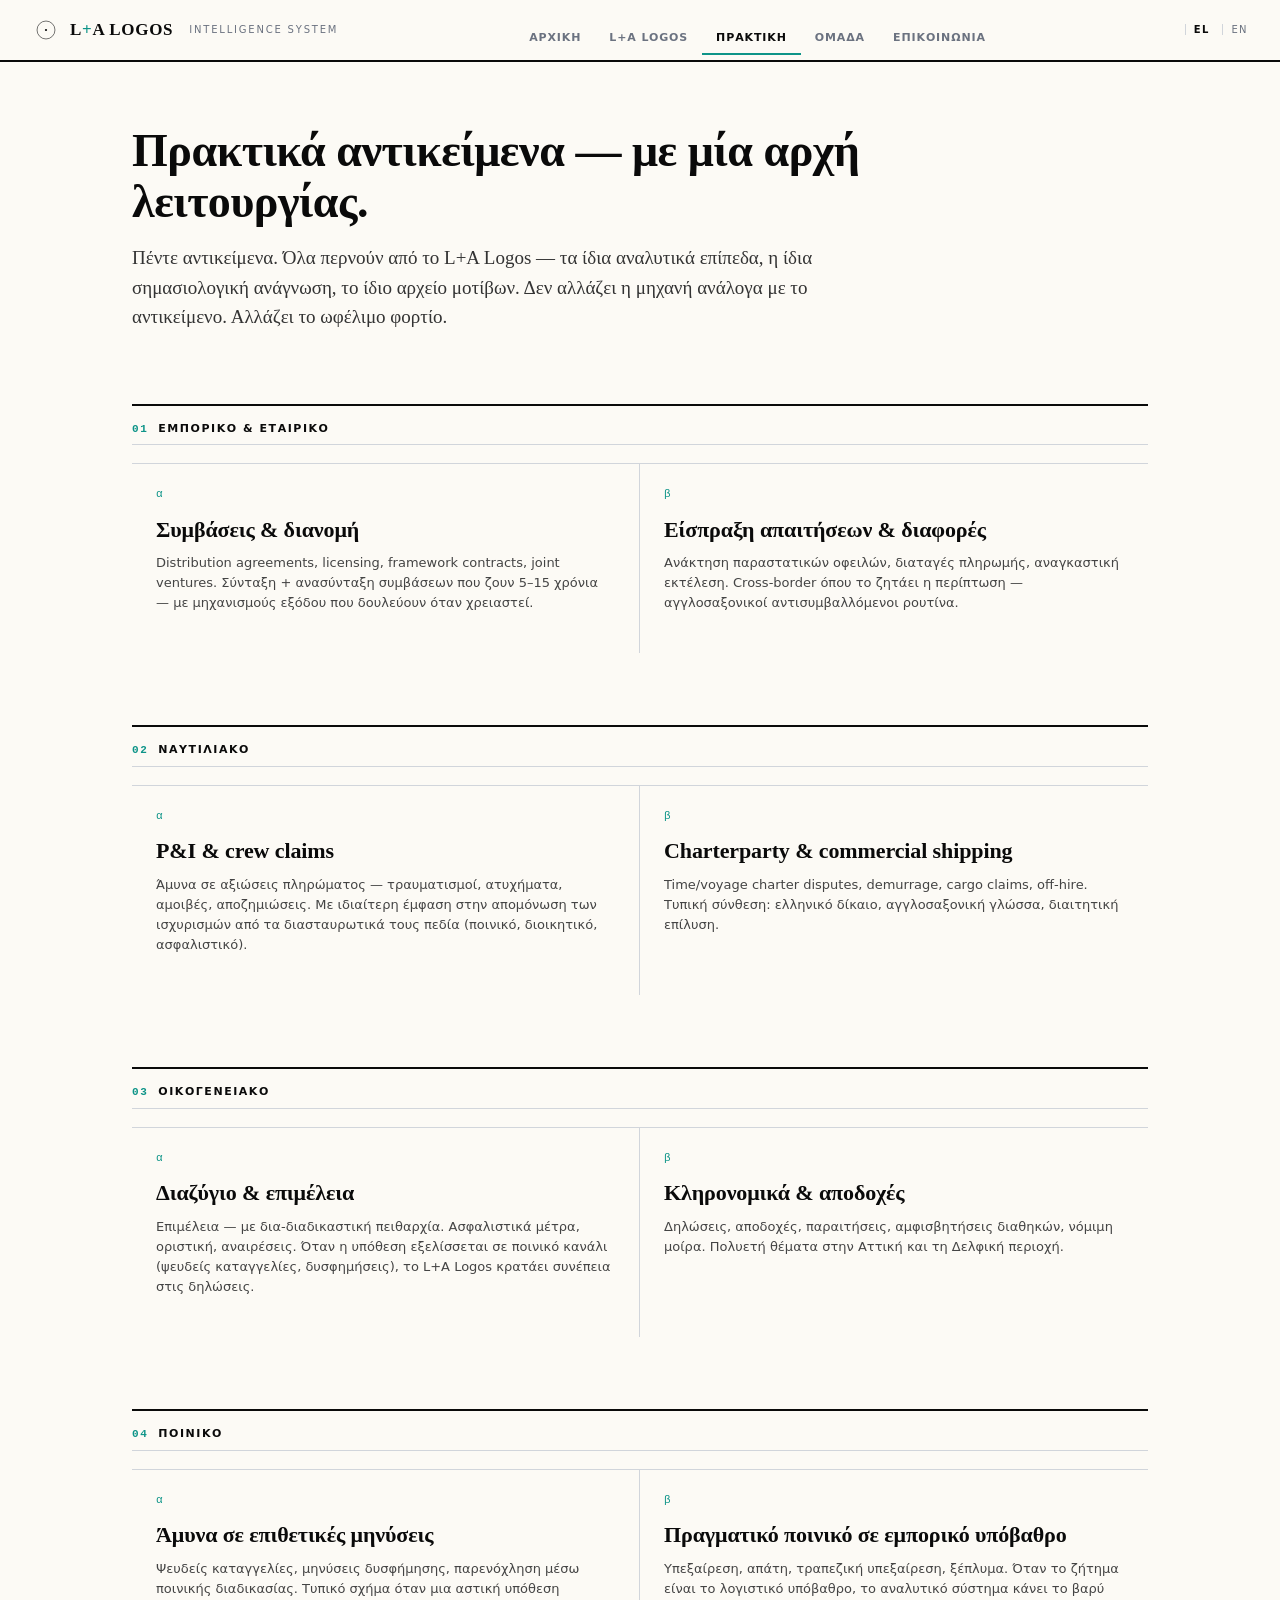
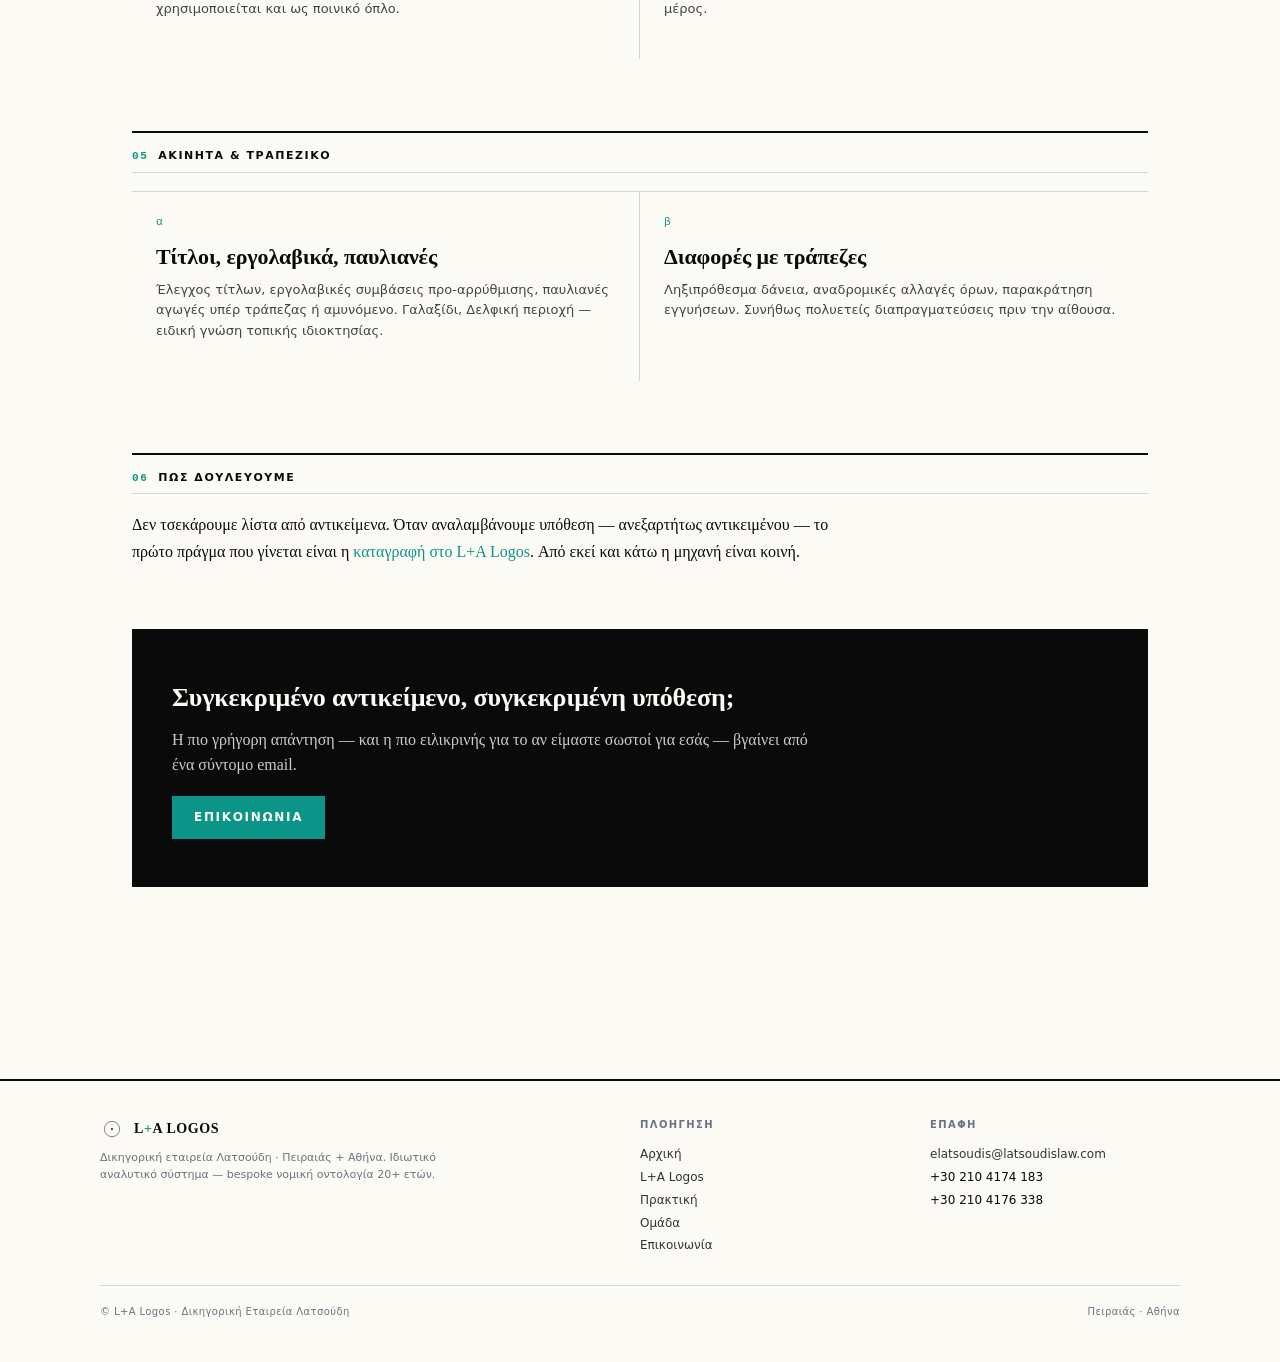
<file: praktiki.html>
<!doctype html>
<html lang="el">
<head>
<meta charset="utf-8">
<meta name="viewport" content="width=device-width, initial-scale=1">
<title>Πρακτική · L+A Logos · Δικηγορική Λατσούδη</title>
<meta name="description" content="Πρακτικά αντικείμενα της L+A: εμπορικό, ναυτιλιακό, οικογενειακό, ποινικό, ακίνητα, κληρονομικά. Ελληνικό δίκαιο πρωτεύον, διασυνοριακή πρακτική ρουτίνα.">
<link rel="icon" type="image/svg+xml" href="assets/logo-mark-favicon.svg">
<link rel="icon" type="image/png" sizes="32x32" href="assets/mark-32.png">
<link rel="icon" type="image/png" sizes="16x16" href="assets/mark-16.png">
<link rel="shortcut icon" href="favicon.ico">
<link rel="apple-touch-icon" sizes="180x180" href="apple-touch-icon.png">
<link rel="stylesheet" href="assets/style.css">
</head>
<body>

<svg width="0" height="0" style="position:absolute" aria-hidden="true">
  <defs><symbol id="mark" viewBox="0 0 100 100">
    <circle cx="50" cy="50" r="32" fill="none" stroke="currentColor" stroke-width="2"/>
    <circle cx="50" cy="50" r="4" fill="currentColor"/>
  </symbol></defs>
</svg>

<header class="topbar">
  <a class="brand" href="/">
    <svg class="mark"><use href="#mark"/></svg>
    <span class="word">L<span class="plus">+</span>A&nbsp;LOGOS</span>
    <span class="sub">Intelligence System</span>
  </a>
  <nav class="tabs">
    <a href="/">Αρχική</a>
    <a href="logos.html">L+A Logos</a>
    <a href="praktiki.html" class="active">Πρακτική</a>
    <a href="omada.html">Ομάδα</a>
    <a href="epikoinonia.html">Επικοινωνία</a>
  </nav>
  <div class="lang">
    <a href="praktiki.html" class="active">EL</a>
    <a href="en/">EN</a>
  </div>
</header>

<main>

<section>
  <h1 class="hero">
    Πρακτικά αντικείμενα — με μία αρχή λειτουργίας.
  </h1>
  <p class="lede">
    Πέντε αντικείμενα. Όλα περνούν από το L+A Logos — τα ίδια αναλυτικά επίπεδα, η ίδια
    σημασιολογική ανάγνωση, το ίδιο αρχείο μοτίβων. Δεν αλλάζει η μηχανή ανάλογα με το αντικείμενο.
    Αλλάζει το ωφέλιμο φορτίο.
  </p>
</section>

<section>
  <h2 class="section"><span class="num">01</span>Εμπορικό &amp; Εταιρικό</h2>
  <div class="grid two">
    <div class="cell">
      <span class="num">α</span>
      <h3>Συμβάσεις &amp; διανομή</h3>
      <p>
        Distribution agreements, licensing, framework contracts, joint ventures. Σύνταξη + ανασύνταξη
        συμβάσεων που ζουν 5–15 χρόνια — με μηχανισμούς εξόδου που δουλεύουν όταν χρειαστεί.
      </p>
    </div>
    <div class="cell">
      <span class="num">β</span>
      <h3>Είσπραξη απαιτήσεων &amp; διαφορές</h3>
      <p>
        Ανάκτηση παραστατικών οφειλών, διαταγές πληρωμής, αναγκαστική εκτέλεση. Cross-border
        όπου το ζητάει η περίπτωση — αγγλοσαξονικοί αντισυμβαλλόμενοι ρουτίνα.
      </p>
    </div>
  </div>
</section>

<section>
  <h2 class="section"><span class="num">02</span>Ναυτιλιακό</h2>
  <div class="grid two">
    <div class="cell">
      <span class="num">α</span>
      <h3>P&amp;I &amp; crew claims</h3>
      <p>
        Άμυνα σε αξιώσεις πληρώματος — τραυματισμοί, ατυχήματα, αμοιβές, αποζημιώσεις. Με ιδιαίτερη
        έμφαση στην απομόνωση των ισχυρισμών από τα διασταυρωτικά τους πεδία (ποινικό, διοικητικό,
        ασφαλιστικό).
      </p>
    </div>
    <div class="cell">
      <span class="num">β</span>
      <h3>Charterparty &amp; commercial shipping</h3>
      <p>
        Time/voyage charter disputes, demurrage, cargo claims, off-hire. Τυπική σύνθεση: ελληνικό
        δίκαιο, αγγλοσαξονική γλώσσα, διαιτητική επίλυση.
      </p>
    </div>
  </div>
</section>

<section>
  <h2 class="section"><span class="num">03</span>Οικογενειακό</h2>
  <div class="grid two">
    <div class="cell">
      <span class="num">α</span>
      <h3>Διαζύγιο &amp; επιμέλεια</h3>
      <p>
        Επιμέλεια — με δια-διαδικαστική πειθαρχία. Ασφαλιστικά μέτρα, οριστική, αναιρέσεις. Όταν η
        υπόθεση εξελίσσεται σε ποινικό κανάλι (ψευδείς καταγγελίες, δυσφημήσεις), το L+A Logos
        κρατάει συνέπεια στις δηλώσεις.
      </p>
    </div>
    <div class="cell">
      <span class="num">β</span>
      <h3>Κληρονομικά &amp; αποδοχές</h3>
      <p>
        Δηλώσεις, αποδοχές, παραιτήσεις, αμφισβητήσεις διαθηκών, νόμιμη μοίρα. Πολυετή θέματα
        στην Αττική και τη Δελφική περιοχή.
      </p>
    </div>
  </div>
</section>

<section>
  <h2 class="section"><span class="num">04</span>Ποινικό</h2>
  <div class="grid two">
    <div class="cell">
      <span class="num">α</span>
      <h3>Άμυνα σε επιθετικές μηνύσεις</h3>
      <p>
        Ψευδείς καταγγελίες, μηνύσεις δυσφήμησης, παρενόχληση μέσω ποινικής διαδικασίας.
        Τυπικό σχήμα όταν μια αστική υπόθεση χρησιμοποιείται και ως ποινικό όπλο.
      </p>
    </div>
    <div class="cell">
      <span class="num">β</span>
      <h3>Πραγματικό ποινικό σε εμπορικό υπόβαθρο</h3>
      <p>
        Υπεξαίρεση, απάτη, τραπεζική υπεξαίρεση, ξέπλυμα. Όταν το ζήτημα είναι το λογιστικό υπόβαθρο,
        το αναλυτικό σύστημα κάνει το βαρύ μέρος.
      </p>
    </div>
  </div>
</section>

<section>
  <h2 class="section"><span class="num">05</span>Ακίνητα &amp; Τραπεζικό</h2>
  <div class="grid two">
    <div class="cell">
      <span class="num">α</span>
      <h3>Τίτλοι, εργολαβικά, παυλιανές</h3>
      <p>
        Έλεγχος τίτλων, εργολαβικές συμβάσεις προ-αρρύθμισης, παυλιανές αγωγές υπέρ τράπεζας ή
        αμυνόμενο. Γαλαξίδι, Δελφική περιοχή — ειδική γνώση τοπικής ιδιοκτησίας.
      </p>
    </div>
    <div class="cell">
      <span class="num">β</span>
      <h3>Διαφορές με τράπεζες</h3>
      <p>
        Ληξιπρόθεσμα δάνεια, αναδρομικές αλλαγές όρων, παρακράτηση εγγυήσεων. Συνήθως πολυετείς
        διαπραγματεύσεις πριν την αίθουσα.
      </p>
    </div>
  </div>
</section>

<section>
  <h2 class="section"><span class="num">06</span>Πώς δουλεύουμε</h2>
  <p class="body">
    Δεν τσεκάρουμε λίστα από αντικείμενα. Όταν αναλαμβάνουμε υπόθεση — ανεξαρτήτως αντικειμένου —
    το πρώτο πράγμα που γίνεται είναι η <a href="logos.html">καταγραφή στο L+A Logos</a>. Από εκεί
    και κάτω η μηχανή είναι κοινή.
  </p>
</section>

<section class="cta">
  <h3>Συγκεκριμένο αντικείμενο, συγκεκριμένη υπόθεση;</h3>
  <p>
    Η πιο γρήγορη απάντηση — και η πιο ειλικρινής για το αν είμαστε σωστοί για εσάς —
    βγαίνει από ένα σύντομο email.
  </p>
  <a class="btn" href="epikoinonia.html">Επικοινωνία</a>
</section>

</main>

<footer>
  <div class="wrap">
    <div class="col-brand">
      <div class="markrow">
        <svg><use href="#mark"/></svg>
        <span class="word">L<span class="plus">+</span>A&nbsp;LOGOS</span>
      </div>
      <div class="blurb">
        Δικηγορική εταιρεία Λατσούδη · Πειραιάς + Αθήνα. Ιδιωτικό αναλυτικό σύστημα — bespoke νομική οντολογία 20+ ετών.
      </div>
    </div>
    <div>
      <h4>Πλοήγηση</h4>
      <ul>
        <li><a href="/">Αρχική</a></li>
        <li><a href="logos.html">L+A Logos</a></li>
        <li><a href="praktiki.html">Πρακτική</a></li>
        <li><a href="omada.html">Ομάδα</a></li>
        <li><a href="epikoinonia.html">Επικοινωνία</a></li>
      </ul>
    </div>
    <div>
      <h4>Επαφή</h4>
      <ul>
        <li><a href="mailto:elatsoudis@latsoudislaw.com">elatsoudis@latsoudislaw.com</a></li>
        <li>+30 210 4174 183</li>
        <li>+30 210 4176 338</li>
      </ul>
    </div>
  </div>
  <div class="legal">
    <span>© L+A Logos · Δικηγορική Εταιρεία Λατσούδη</span>
    <span>Πειραιάς · Αθήνα</span>
  </div>
</footer>

</body>
</html>
</file>
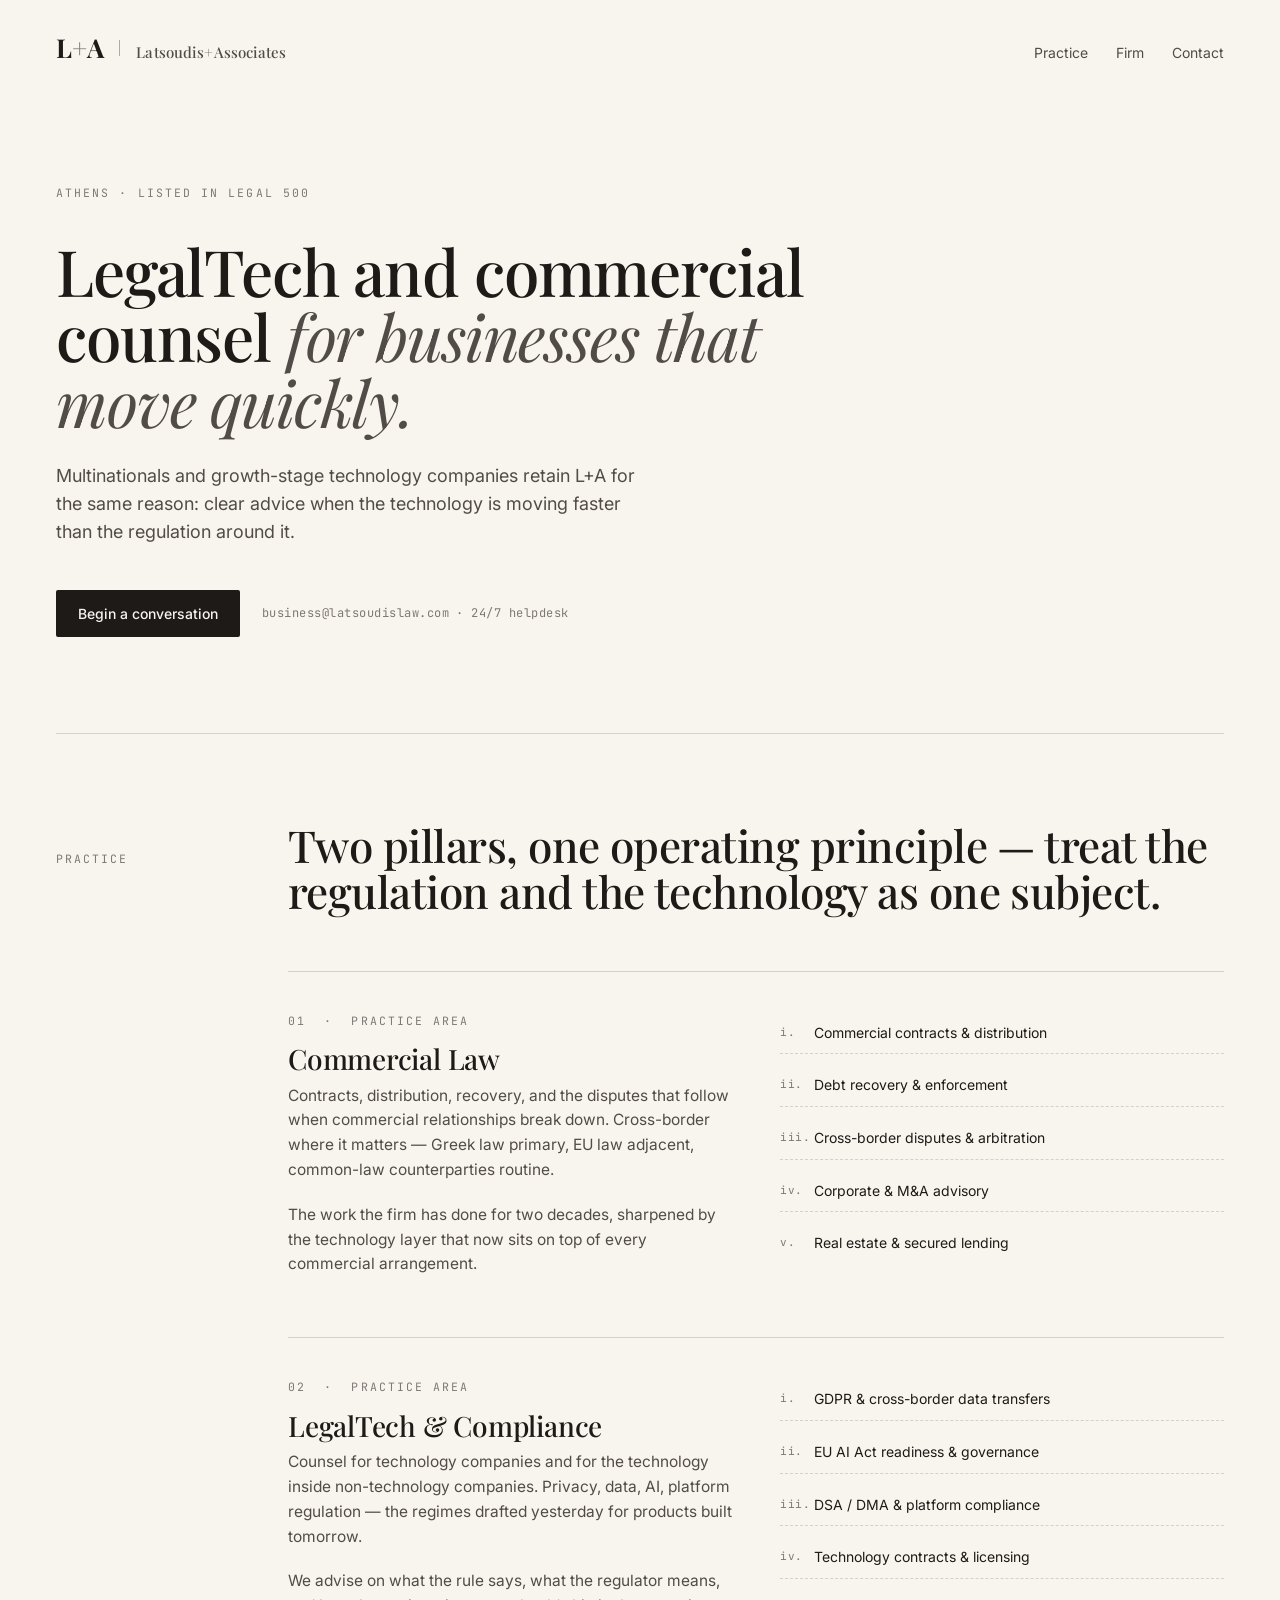
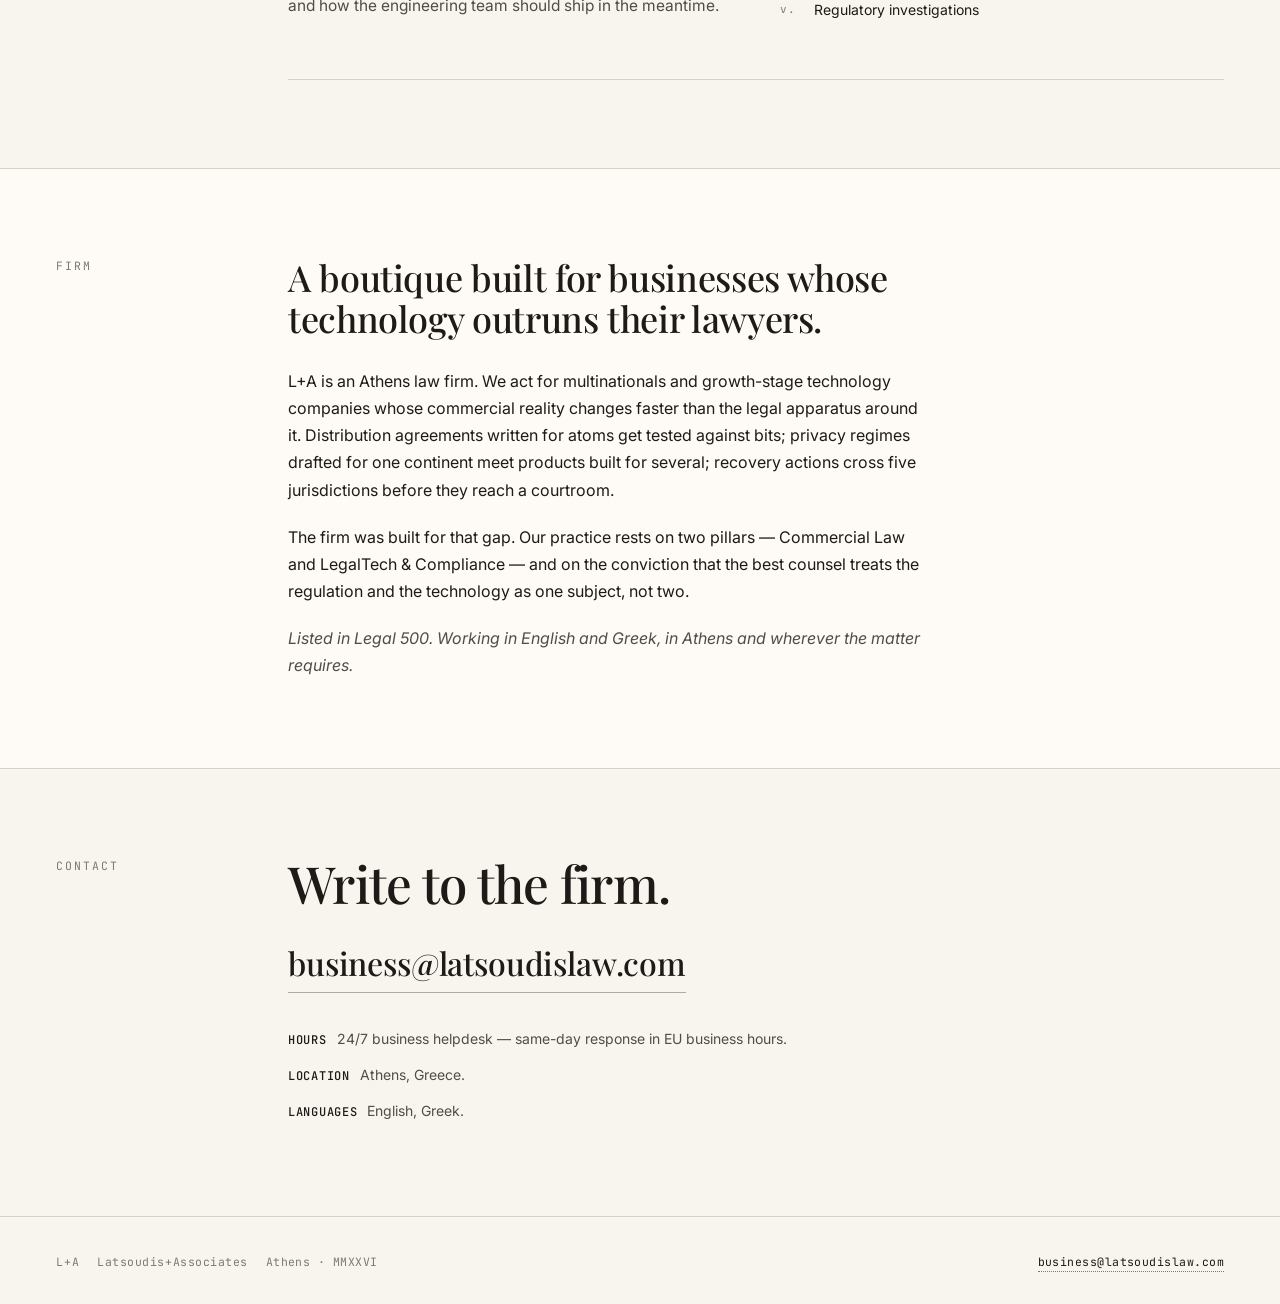
<file: legacy/index-2026-04-25.html>
<!doctype html>
<html lang="en">
<head>
<meta charset="utf-8">
<meta name="viewport" content="width=device-width,initial-scale=1">
<title>L+A — Latsoudis+Associates · LegalTech and Commercial Counsel</title>
<meta name="description" content="L+A is an Athens law firm advising multinationals and growth-stage technology companies on commercial law and LegalTech & compliance. Listed in Legal 500.">
<link rel="preconnect" href="https://fonts.googleapis.com">
<link rel="preconnect" href="https://fonts.gstatic.com" crossorigin>
<link href="https://fonts.googleapis.com/css2?family=Playfair+Display:ital,wght@0,400;0,500;0,600;0,700;0,800;1,400;1,500&family=Inter:wght@300;400;500;600;700&family=JetBrains+Mono:wght@300;400;500&display=swap" rel="stylesheet">
<style>
  :root {
    --paper:       oklch(0.97 0.010 82);
    --paper-2:     oklch(0.99 0.006 82);
    --paper-deep:  oklch(0.94 0.014 82);
    --ink:         oklch(0.22 0.008 60);
    --ink-soft:    oklch(0.42 0.010 60);
    --ink-mute:    oklch(0.58 0.008 60);
    --rule:        oklch(0.86 0.012 80);
    --rule-strong: oklch(0.74 0.014 78);
    --serif: 'Playfair Display', Georgia, serif;
    --sans:  'Inter', system-ui, sans-serif;
    --mono:  'JetBrains Mono', ui-monospace, monospace;
    --measure: 580px;
  }
  *, *::before, *::after { box-sizing: border-box; }
  html { scroll-behavior: smooth; }
  html, body { margin: 0; padding: 0; }
  body {
    background: var(--paper);
    color: var(--ink);
    font-family: var(--sans);
    font-size: 16px;
    line-height: 1.55;
    -webkit-font-smoothing: antialiased;
    text-rendering: optimizeLegibility;
  }
  a { color: inherit; }
  ::selection { background: var(--paper-deep); color: var(--ink); }

  /* ====== NAV ====== */
  .nav {
    display: flex; align-items: baseline; justify-content: space-between;
    padding: 28px 56px;
    max-width: 1280px; margin: 0 auto;
  }
  .mark {
    font-family: var(--serif);
    display: inline-flex; align-items: baseline; gap: 16px;
    text-decoration: none; color: var(--ink);
    letter-spacing: -0.005em;
  }
  .mark-short {
    font-size: 26px; font-weight: 700; letter-spacing: -0.02em;
  }
  .mark-divider {
    width: 1px; height: 16px; background: var(--rule-strong);
    align-self: center;
  }
  .mark-full {
    font-size: 15px; font-weight: 500; color: var(--ink-soft);
    letter-spacing: 0.003em;
  }
  .mark .plus { color: var(--ink-mute); font-weight: 400; padding: 0 0.5px; }
  .nav-links {
    display: flex; gap: 28px; font-size: 14px;
    color: var(--ink-soft);
  }
  .nav-links a {
    text-decoration: none;
    transition: color 120ms ease;
  }
  .nav-links a:hover { color: var(--ink); }

  /* ====== SHARED ====== */
  .container {
    max-width: 1280px; margin: 0 auto;
    padding: 0 56px;
  }
  .eyebrow {
    font-family: var(--mono);
    font-size: 11.5px; letter-spacing: 0.18em;
    text-transform: uppercase; color: var(--ink-mute);
  }
  .section-rule {
    height: 1px; background: var(--rule); margin: 0 56px;
    max-width: 1280px;
  }
  /* Use a centered one when needed */
  .rule-wrap { max-width: 1280px; margin: 0 auto; }
  .rule-wrap .section-rule { margin: 0 56px; }

  /* ====== HERO ====== */
  .hero {
    padding: 88px 0 96px;
  }
  .hero-eyebrow { margin-bottom: 36px; }
  .hero-headline {
    font-family: var(--serif);
    font-size: clamp(44px, 5vw, 64px);
    line-height: 1.02;
    font-weight: 500;
    letter-spacing: -0.018em;
    margin: 0 0 28px;
    max-width: 880px;
    text-wrap: pretty;
  }
  .hero-headline em {
    font-style: italic; color: var(--ink-soft); font-weight: 400;
  }
  .hero-lede {
    font-size: 18px; line-height: 1.55; color: var(--ink-soft);
    max-width: var(--measure);
    margin: 0;
  }
  .hero-cta {
    margin-top: 44px;
    display: flex; align-items: center; gap: 22px; flex-wrap: wrap;
  }
  .btn-primary {
    display: inline-block;
    padding: 13px 22px;
    background: var(--ink);
    color: var(--paper);
    text-decoration: none;
    font-size: 14px;
    font-weight: 500;
    border-radius: 2px;
    transition: background 150ms ease, transform 150ms ease;
  }
  .btn-primary:hover { background: oklch(0.30 0.010 60); }
  .cta-meta {
    font-family: var(--mono); font-size: 12px;
    color: var(--ink-mute); letter-spacing: 0.04em;
  }

  /* ====== PRACTICE ====== */
  .section { padding: 88px 0; }
  .section-header {
    display: grid;
    grid-template-columns: 200px 1fr;
    gap: 32px;
    align-items: baseline;
    margin-bottom: 56px;
    padding-bottom: 0;
  }
  .section-title {
    font-family: var(--serif);
    font-size: clamp(32px, 3.5vw, 44px);
    font-weight: 500;
    letter-spacing: -0.012em;
    line-height: 1.05;
    margin: 0;
    text-wrap: balance;
  }
  .practice-grid {
    display: grid;
    grid-template-columns: 200px 1fr;
    gap: 32px;
  }
  .practice-area {
    display: grid;
    grid-template-columns: 1fr 1fr;
    gap: 48px;
    padding: 40px 0;
    border-top: 1px solid var(--rule);
  }
  .practice-area:last-child { border-bottom: 1px solid var(--rule); }
  .practice-area h3 {
    font-family: var(--serif);
    font-size: 28px;
    font-weight: 500;
    letter-spacing: -0.008em;
    margin: 0 0 8px;
    line-height: 1.15;
  }
  .practice-area .area-eyebrow {
    margin-bottom: 14px;
  }
  .practice-area p {
    font-size: 15.5px;
    line-height: 1.6;
    color: var(--ink-soft);
    margin: 0 0 20px;
    max-width: 480px;
  }
  .practice-list {
    list-style: none;
    margin: 0; padding: 0;
    display: grid;
    grid-template-columns: 1fr;
    gap: 10px;
    align-self: start;
  }
  .practice-list li {
    font-size: 14px;
    color: var(--ink);
    padding: 10px 0;
    border-bottom: 1px dashed var(--rule);
    display: grid;
    grid-template-columns: 24px 1fr;
    gap: 10px;
  }
  .practice-list li:last-child { border-bottom: none; }
  .practice-list .num {
    font-family: var(--mono); font-size: 11px;
    color: var(--ink-mute); letter-spacing: 0.05em;
    padding-top: 2px;
  }

  /* ====== FIRM NOTE ====== */
  .firm {
    background: var(--paper-2);
    border-top: 1px solid var(--rule);
    border-bottom: 1px solid var(--rule);
  }
  .firm-inner {
    display: grid;
    grid-template-columns: 200px 1fr;
    gap: 32px;
    padding: 88px 0;
  }
  .firm-body {
    max-width: 640px;
  }
  .firm-body h2 {
    font-family: var(--serif);
    font-size: clamp(28px, 3vw, 36px);
    font-weight: 500;
    letter-spacing: -0.010em;
    line-height: 1.15;
    margin: 0 0 28px;
    text-wrap: balance;
  }
  .firm-body p {
    font-size: 16px;
    line-height: 1.7;
    color: var(--ink);
    margin: 0 0 20px;
  }
  .firm-body p:last-child { margin-bottom: 0; }
  .firm-body em {
    font-style: italic; color: var(--ink-soft);
  }

  /* ====== CONTACT ====== */
  .contact-inner {
    display: grid;
    grid-template-columns: 200px 1fr;
    gap: 32px;
    padding: 88px 0;
  }
  .contact-body { max-width: 640px; }
  .contact-headline {
    font-family: var(--serif);
    font-size: clamp(36px, 4vw, 56px);
    font-weight: 500;
    letter-spacing: -0.014em;
    line-height: 1.05;
    margin: 0 0 28px;
    text-wrap: pretty;
  }
  .contact-email {
    font-family: var(--serif);
    font-size: 32px;
    font-weight: 500;
    letter-spacing: -0.005em;
    color: var(--ink);
    text-decoration: none;
    border-bottom: 1px solid var(--rule-strong);
    padding-bottom: 4px;
    transition: border-color 150ms ease;
    display: inline-block;
    margin-bottom: 28px;
  }
  .contact-email:hover { border-color: var(--ink); }
  .contact-meta {
    font-size: 14px; color: var(--ink-soft);
    line-height: 1.7;
  }
  .contact-meta strong {
    font-weight: 500; color: var(--ink);
    font-family: var(--mono); font-size: 12px;
    letter-spacing: 0.06em; text-transform: uppercase;
    display: inline-block; margin-right: 6px;
  }
  .contact-meta-row { padding: 6px 0; }

  /* ====== FOOTER ====== */
  .foot {
    border-top: 1px solid var(--rule);
    padding: 36px 0 32px;
  }
  .foot-inner {
    display: flex; justify-content: space-between; align-items: baseline;
    font-family: var(--mono); font-size: 11.5px;
    color: var(--ink-mute); letter-spacing: 0.04em;
  }
  .foot a { color: var(--ink); text-decoration: none; border-bottom: 1px dotted var(--ink-mute); }
  .foot-left, .foot-right { display: flex; gap: 18px; align-items: baseline; }

  /* ====== RESPONSIVE ====== */
  @media (max-width: 900px) {
    .nav { padding: 22px 28px; }
    .container { padding: 0 28px; }
    .section { padding: 60px 0; }
    .hero { padding: 56px 0 64px; }
    .section-header,
    .practice-grid,
    .firm-inner,
    .contact-inner {
      grid-template-columns: 1fr;
      gap: 24px;
    }
    .practice-area { grid-template-columns: 1fr; gap: 24px; padding: 28px 0; }
    .nav-links { gap: 16px; }
    .mark-full { display: none; }
    .mark-divider { display: none; }
    .contact-email { font-size: 24px; }
  }
  @media (max-width: 540px) {
    .foot-inner { flex-direction: column; gap: 12px; }
  }
</style>
</head>
<body>

<!-- ====== NAV ====== -->
<header>
  <nav class="nav">
    <a class="mark" href="#top">
      <span class="mark-short">L<span class="plus">+</span>A</span>
      <span class="mark-divider"></span>
      <span class="mark-full">Latsoudis<span class="plus">+</span>Associates</span>
    </a>
    <div class="nav-links">
      <a href="#practice">Practice</a>
      <a href="#firm">Firm</a>
      <a href="#contact">Contact</a>
    </div>
  </nav>
</header>

<a id="top"></a>

<!-- ====== HERO ====== -->
<section class="hero">
  <div class="container">
    <div class="eyebrow hero-eyebrow">Athens · Listed in Legal 500</div>
    <h1 class="hero-headline">
      LegalTech and commercial counsel
      <em>for businesses that move quickly.</em>
    </h1>
    <p class="hero-lede">
      Multinationals and growth-stage technology companies retain L+A for the
      same reason: clear advice when the technology is moving faster than the
      regulation around it.
    </p>
    <div class="hero-cta">
      <a class="btn-primary" href="mailto:business@latsoudislaw.com">Begin a conversation</a>
      <span class="cta-meta">business@latsoudislaw.com · 24/7 helpdesk</span>
    </div>
  </div>
</section>

<div class="rule-wrap"><div class="section-rule"></div></div>

<!-- ====== PRACTICE ====== -->
<section class="section" id="practice">
  <div class="container">
    <div class="section-header">
      <div class="eyebrow">Practice</div>
      <h2 class="section-title">
        Two pillars, one operating principle &mdash; treat the regulation
        and the technology as one subject.
      </h2>
    </div>

    <div class="practice-grid">
      <div></div>
      <div>
        <article class="practice-area">
          <div>
            <div class="eyebrow area-eyebrow">01 &nbsp;·&nbsp; Practice area</div>
            <h3>Commercial Law</h3>
            <p>
              Contracts, distribution, recovery, and the disputes that follow
              when commercial relationships break down. Cross-border where it
              matters &mdash; Greek law primary, EU law adjacent, common-law
              counterparties routine.
            </p>
            <p>
              The work the firm has done for two decades, sharpened by the
              technology layer that now sits on top of every commercial
              arrangement.
            </p>
          </div>
          <ul class="practice-list">
            <li><span class="num">i.</span><span>Commercial contracts &amp; distribution</span></li>
            <li><span class="num">ii.</span><span>Debt recovery &amp; enforcement</span></li>
            <li><span class="num">iii.</span><span>Cross-border disputes &amp; arbitration</span></li>
            <li><span class="num">iv.</span><span>Corporate &amp; M&amp;A advisory</span></li>
            <li><span class="num">v.</span><span>Real estate &amp; secured lending</span></li>
          </ul>
        </article>

        <article class="practice-area">
          <div>
            <div class="eyebrow area-eyebrow">02 &nbsp;·&nbsp; Practice area</div>
            <h3>LegalTech &amp; Compliance</h3>
            <p>
              Counsel for technology companies and for the technology inside
              non-technology companies. Privacy, data, AI, platform regulation
              &mdash; the regimes drafted yesterday for products built tomorrow.
            </p>
            <p>
              We advise on what the rule says, what the regulator means, and
              how the engineering team should ship in the meantime.
            </p>
          </div>
          <ul class="practice-list">
            <li><span class="num">i.</span><span>GDPR &amp; cross-border data transfers</span></li>
            <li><span class="num">ii.</span><span>EU AI Act readiness &amp; governance</span></li>
            <li><span class="num">iii.</span><span>DSA / DMA &amp; platform compliance</span></li>
            <li><span class="num">iv.</span><span>Technology contracts &amp; licensing</span></li>
            <li><span class="num">v.</span><span>Regulatory investigations</span></li>
          </ul>
        </article>
      </div>
    </div>
  </div>
</section>

<!-- ====== FIRM NOTE ====== -->
<section class="firm" id="firm">
  <div class="container">
    <div class="firm-inner">
      <div class="eyebrow">Firm</div>
      <div class="firm-body">
        <h2>
          A boutique built for businesses whose technology
          outruns their lawyers.
        </h2>
        <p>
          L+A is an Athens law firm. We act for multinationals and
          growth-stage technology companies whose commercial reality
          changes faster than the legal apparatus around it. Distribution
          agreements written for atoms get tested against bits; privacy
          regimes drafted for one continent meet products built for several;
          recovery actions cross five jurisdictions before they reach a
          courtroom.
        </p>
        <p>
          The firm was built for that gap. Our practice rests on two
          pillars &mdash; Commercial Law and LegalTech &amp; Compliance &mdash;
          and on the conviction that the best counsel treats the regulation
          and the technology as one subject, not two.
        </p>
        <p>
          <em>
            Listed in Legal 500. Working in English and Greek, in Athens and
            wherever the matter requires.
          </em>
        </p>
      </div>
    </div>
  </div>
</section>

<!-- ====== CONTACT ====== -->
<section id="contact">
  <div class="container">
    <div class="contact-inner">
      <div class="eyebrow">Contact</div>
      <div class="contact-body">
        <h2 class="contact-headline">
          Write to the firm.
        </h2>
        <a class="contact-email" href="mailto:business@latsoudislaw.com">
          business@latsoudislaw.com
        </a>
        <div class="contact-meta">
          <div class="contact-meta-row">
            <strong>Hours</strong>
            24/7 business helpdesk &mdash; same-day response in EU business hours.
          </div>
          <div class="contact-meta-row">
            <strong>Location</strong>
            Athens, Greece.
          </div>
          <div class="contact-meta-row">
            <strong>Languages</strong>
            English, Greek.
          </div>
        </div>
      </div>
    </div>
  </div>
</section>

<!-- ====== FOOTER ====== -->
<footer class="foot">
  <div class="container">
    <div class="foot-inner">
      <div class="foot-left">
        <span>L<span class="plus" style="color:var(--ink-mute);font-weight:400;padding:0 0.5px;">+</span>A</span>
        <span>Latsoudis<span class="plus" style="color:var(--ink-mute);font-weight:400;padding:0 0.5px;">+</span>Associates</span>
        <span>Athens · MMXXVI</span>
      </div>
      <div class="foot-right">
        <a href="mailto:business@latsoudislaw.com">business@latsoudislaw.com</a>
      </div>
    </div>
  </div>
</footer>

</body>
</html>
</file>
<file: assets/style.css>
/* L+A Logos · public site
 * Brand tokens locked 2026-04-25. Source: ~/Projects/la-rebrand/logo/brand-sheet.html
 */

:root {
  --ink:        #0a0a0a;
  --paper:      #fcfaf5;
  --paper-2:    #f5f3ed;
  --hairline:   #d1d5db;
  --soft:       #e5e7eb;
  --muted:      #6b7280;
  --teal:       #0d9488;
  --teal-bg:    #ecfdf5;
  --teal-border:#99f6e4;
  --warn:       #b45309;
  --warn-bg:    #fef3c7;
  --serif:      "Source Serif 4", "Source Serif Pro", Georgia, "Times New Roman", serif;
  --sans:       -apple-system, BlinkMacSystemFont, "Helvetica Neue", "Source Sans 3", system-ui, sans-serif;
  --mono:       "JetBrains Mono", "SF Mono", Menlo, ui-monospace, monospace;
}

* { box-sizing: border-box; }
html, body { margin: 0; padding: 0; }
body {
  font-family: var(--sans);
  font-size: 14px;
  line-height: 1.6;
  color: var(--ink);
  background: var(--paper);
  -webkit-font-smoothing: antialiased;
  -moz-osx-font-smoothing: grayscale;
}

a { color: var(--teal); text-decoration: none; }
a:hover { text-decoration: underline; }

/* ── topbar ───────────────────────────────────────────────────────── */
.topbar {
  display: flex;
  align-items: center;
  justify-content: space-between;
  padding: 16px 32px;
  background: var(--paper);
  border-bottom: 2px solid var(--ink);
  font-size: 12px;
  position: sticky; top: 0; z-index: 50;
}
.topbar .brand {
  display: flex; align-items: center; gap: 10px;
  font-family: var(--serif);
  text-decoration: none; color: var(--ink);
}
.topbar .brand .mark { width: 28px; height: 28px; color: var(--ink); }
.topbar .brand .word { font-size: 17px; font-weight: 700; letter-spacing: .04em; }
.topbar .brand .word .plus { color: var(--teal); }
.topbar .brand .sub { font-size: 10px; letter-spacing: .18em; text-transform: uppercase; color: var(--muted); margin-left: 6px; font-family: var(--sans); }

.topbar nav.tabs { display: flex; gap: 0; }
.topbar nav.tabs a {
  padding: 6px 14px;
  font-size: 11px;
  text-transform: uppercase;
  letter-spacing: .08em;
  font-weight: 600;
  color: var(--muted);
  border-bottom: 2px solid transparent;
  margin-bottom: -18px;
  font-family: var(--sans);
}
.topbar nav.tabs a:hover { color: var(--ink); text-decoration: none; }
.topbar nav.tabs a.active { color: var(--ink); border-bottom-color: var(--teal); }

.topbar .lang {
  font-size: 10px; letter-spacing: .14em; text-transform: uppercase;
  color: var(--muted);
}
.topbar .lang a { color: var(--muted); margin-left: 8px; padding-left: 8px; border-left: 1px solid var(--hairline); }
.topbar .lang a.active { color: var(--ink); font-weight: 600; }

/* ── layout ───────────────────────────────────────────────────────── */
main {
  max-width: 1080px;
  margin: 0 auto;
  padding: 64px 32px 96px;
}
section + section { margin-top: 72px; }

h1.hero {
  font-family: var(--serif);
  font-size: 46px;
  line-height: 1.1;
  letter-spacing: -.01em;
  font-weight: 700;
  color: var(--ink);
  margin: 0 0 16px;
  max-width: 880px;
}
h1.hero .accent { color: var(--teal); }

.lede {
  font-family: var(--serif);
  font-size: 19px;
  line-height: 1.55;
  color: #333;
  max-width: 720px;
  margin: 0 0 32px;
}

h2.section {
  font-family: var(--sans);
  font-size: 11px;
  text-transform: uppercase;
  letter-spacing: .14em;
  border-top: 2px solid var(--ink);
  border-bottom: 1px solid var(--hairline);
  padding: 14px 0 6px;
  margin: 24px 0 18px;
  font-weight: 700;
}
h2.section .num { color: var(--teal); margin-right: 10px; font-family: var(--mono); font-weight: 700; }

h3 {
  font-family: var(--serif);
  font-size: 22px;
  font-weight: 700;
  letter-spacing: -.005em;
  margin: 0 0 8px;
  color: var(--ink);
}
h3 + p { margin-top: 0; }

p { margin: 0 0 14px; max-width: 720px; }
p.body { font-family: var(--serif); font-size: 16px; line-height: 1.65; }
p.body strong { font-weight: 600; }
p.tagline { font-family: var(--sans); font-size: 11px; letter-spacing: .14em; text-transform: uppercase; color: var(--muted); }

blockquote.dna {
  font-family: var(--serif);
  font-style: italic;
  font-size: 17px;
  line-height: 1.55;
  color: #222;
  border-left: 3px solid var(--teal);
  background: var(--teal-bg);
  padding: 16px 22px;
  margin: 22px 0;
  max-width: 760px;
}

/* ── grid blocks ─────────────────────────────────────────────────── */
.grid { display: grid; gap: 0; margin: 18px 0 32px; }
.grid.two { grid-template-columns: repeat(2, 1fr); }
.grid.three { grid-template-columns: repeat(3, 1fr); }
.grid.four { grid-template-columns: repeat(4, 1fr); }
.grid > .cell {
  border-top: 1px solid var(--hairline);
  border-right: 1px solid var(--hairline);
  padding: 22px 24px 26px;
}
.grid > .cell:nth-child(2n),
.grid.three > .cell:nth-child(3n),
.grid.four > .cell:nth-child(4n) { border-right: 0; }
.grid > .cell .num {
  font-family: var(--mono);
  font-size: 11px;
  color: var(--teal);
  letter-spacing: .12em;
  margin-bottom: 8px;
  display: block;
}
.grid > .cell h3 { margin-bottom: 6px; }
.grid > .cell p { font-size: 13px; color: #444; line-height: 1.55; max-width: none; }

/* ── numbered layers (Logos page) ────────────────────────────────── */
.layers { counter-reset: layer; margin: 24px 0 36px; max-width: 880px; }
.layer {
  display: grid;
  grid-template-columns: 80px 1fr;
  border-top: 1px solid var(--hairline);
  padding: 22px 0 26px;
  gap: 24px;
}
.layer:last-child { border-bottom: 1px solid var(--hairline); }
.layer .lnum {
  font-family: var(--mono);
  font-size: 13px;
  color: var(--teal);
  letter-spacing: .08em;
  font-weight: 600;
  padding-top: 4px;
}
.layer h3 { margin-bottom: 6px; font-size: 19px; }
.layer p { font-size: 14px; color: #333; line-height: 1.6; max-width: 760px; }
.layer .anchor {
  display: block;
  font-family: var(--mono);
  font-size: 12px;
  color: var(--muted);
  margin-top: 8px;
  letter-spacing: .02em;
}

/* ── stats strip ─────────────────────────────────────────────────── */
.stats {
  display: grid;
  grid-template-columns: repeat(4, 1fr);
  border: 1px solid var(--hairline);
  background: var(--paper);
  margin: 28px 0;
}
.stats > div {
  padding: 18px 22px;
  border-right: 1px solid var(--hairline);
}
.stats > div:last-child { border-right: 0; }
.stats .label { font-size: 10px; text-transform: uppercase; letter-spacing: .14em; color: var(--muted); font-weight: 600; margin-bottom: 6px; }
.stats .value { font-family: var(--serif); font-size: 22px; font-weight: 700; color: var(--ink); line-height: 1.1; }
.stats .value .accent { color: var(--teal); }
.stats .sub { font-size: 11px; color: var(--muted); margin-top: 4px; }

/* ── contact card ────────────────────────────────────────────────── */
.contact-card {
  border: 1px solid var(--hairline);
  background: var(--paper);
  padding: 32px;
  display: grid;
  grid-template-columns: 1fr 1fr;
  gap: 32px;
  margin: 24px 0;
}
.contact-card h3 { font-size: 17px; margin-bottom: 4px; }
.contact-card .meta { font-size: 13px; color: #333; line-height: 1.7; }
.contact-card .meta a { color: var(--teal); }
.contact-card .label { font-size: 10px; text-transform: uppercase; letter-spacing: .14em; color: var(--muted); margin-top: 14px; display: block; }

/* ── pills ───────────────────────────────────────────────────────── */
.pill {
  display: inline-block;
  padding: 2px 10px;
  font-size: 10px;
  text-transform: uppercase;
  letter-spacing: .08em;
  font-weight: 600;
  border-radius: 2px;
}
.pill.teal { background: var(--teal-bg); color: var(--teal); border: 1px solid var(--teal-border); }
.pill.ghost { background: var(--paper-2); color: var(--muted); border: 1px solid var(--hairline); }

/* ── CTA bar ─────────────────────────────────────────────────────── */
.cta {
  background: var(--ink);
  color: var(--paper);
  padding: 48px 40px;
  margin: 64px 0 0;
}
.cta h3 { color: var(--paper); font-family: var(--serif); font-size: 26px; margin: 0 0 8px; }
.cta p { color: #ccc; font-family: var(--serif); font-size: 16px; max-width: 640px; margin: 0 0 18px; }
.cta a.btn {
  display: inline-block;
  background: var(--teal);
  color: var(--paper);
  font-family: var(--sans);
  font-size: 12px;
  letter-spacing: .14em;
  text-transform: uppercase;
  font-weight: 600;
  padding: 12px 22px;
  border: 0;
}
.cta a.btn:hover { background: #0f766e; text-decoration: none; }

/* ── footer ──────────────────────────────────────────────────────── */
footer {
  border-top: 2px solid var(--ink);
  background: var(--paper);
  padding: 36px 32px 48px;
  margin-top: 96px;
}
footer .wrap {
  max-width: 1080px;
  margin: 0 auto;
  display: grid;
  grid-template-columns: 2fr 1fr 1fr;
  gap: 40px;
  font-size: 12px;
}
footer .col-brand { display: flex; flex-direction: column; gap: 8px; }
footer .col-brand .markrow { display: flex; align-items: center; gap: 10px; }
footer .col-brand .markrow svg { width: 24px; height: 24px; color: var(--ink); }
footer .col-brand .word { font-family: var(--serif); font-size: 14px; font-weight: 700; letter-spacing: .04em; }
footer .col-brand .word .plus { color: var(--teal); }
footer .col-brand .blurb { color: var(--muted); font-size: 11px; max-width: 380px; line-height: 1.55; }
footer h4 { font-size: 10px; text-transform: uppercase; letter-spacing: .14em; color: var(--muted); margin: 0 0 10px; font-weight: 600; }
footer ul { list-style: none; padding: 0; margin: 0; line-height: 1.9; }
footer ul a { color: #333; }
footer .legal {
  max-width: 1080px; margin: 28px auto 0; padding-top: 18px;
  border-top: 1px solid var(--hairline);
  display: flex; justify-content: space-between;
  font-size: 10px; color: var(--muted); letter-spacing: .04em;
}

/* ── responsive ──────────────────────────────────────────────────── */
@media (max-width: 880px) {
  .topbar { padding: 14px 20px; flex-wrap: wrap; gap: 8px; }
  .topbar nav.tabs { width: 100%; justify-content: flex-start; gap: 0; margin-top: 6px; flex-wrap: wrap; }
  .topbar nav.tabs a { margin-bottom: 0; padding: 6px 10px; }
  main { padding: 36px 20px 64px; }
  h1.hero { font-size: 32px; }
  .lede { font-size: 16px; }
  .grid.two, .grid.three, .grid.four { grid-template-columns: 1fr; }
  .grid > .cell { border-right: 0 !important; }
  .stats { grid-template-columns: 1fr 1fr; }
  .contact-card { grid-template-columns: 1fr; padding: 24px; }
  .layer { grid-template-columns: 1fr; gap: 8px; }
  footer .wrap { grid-template-columns: 1fr; gap: 24px; }
  footer .legal { flex-direction: column; gap: 6px; }
}
</file>
